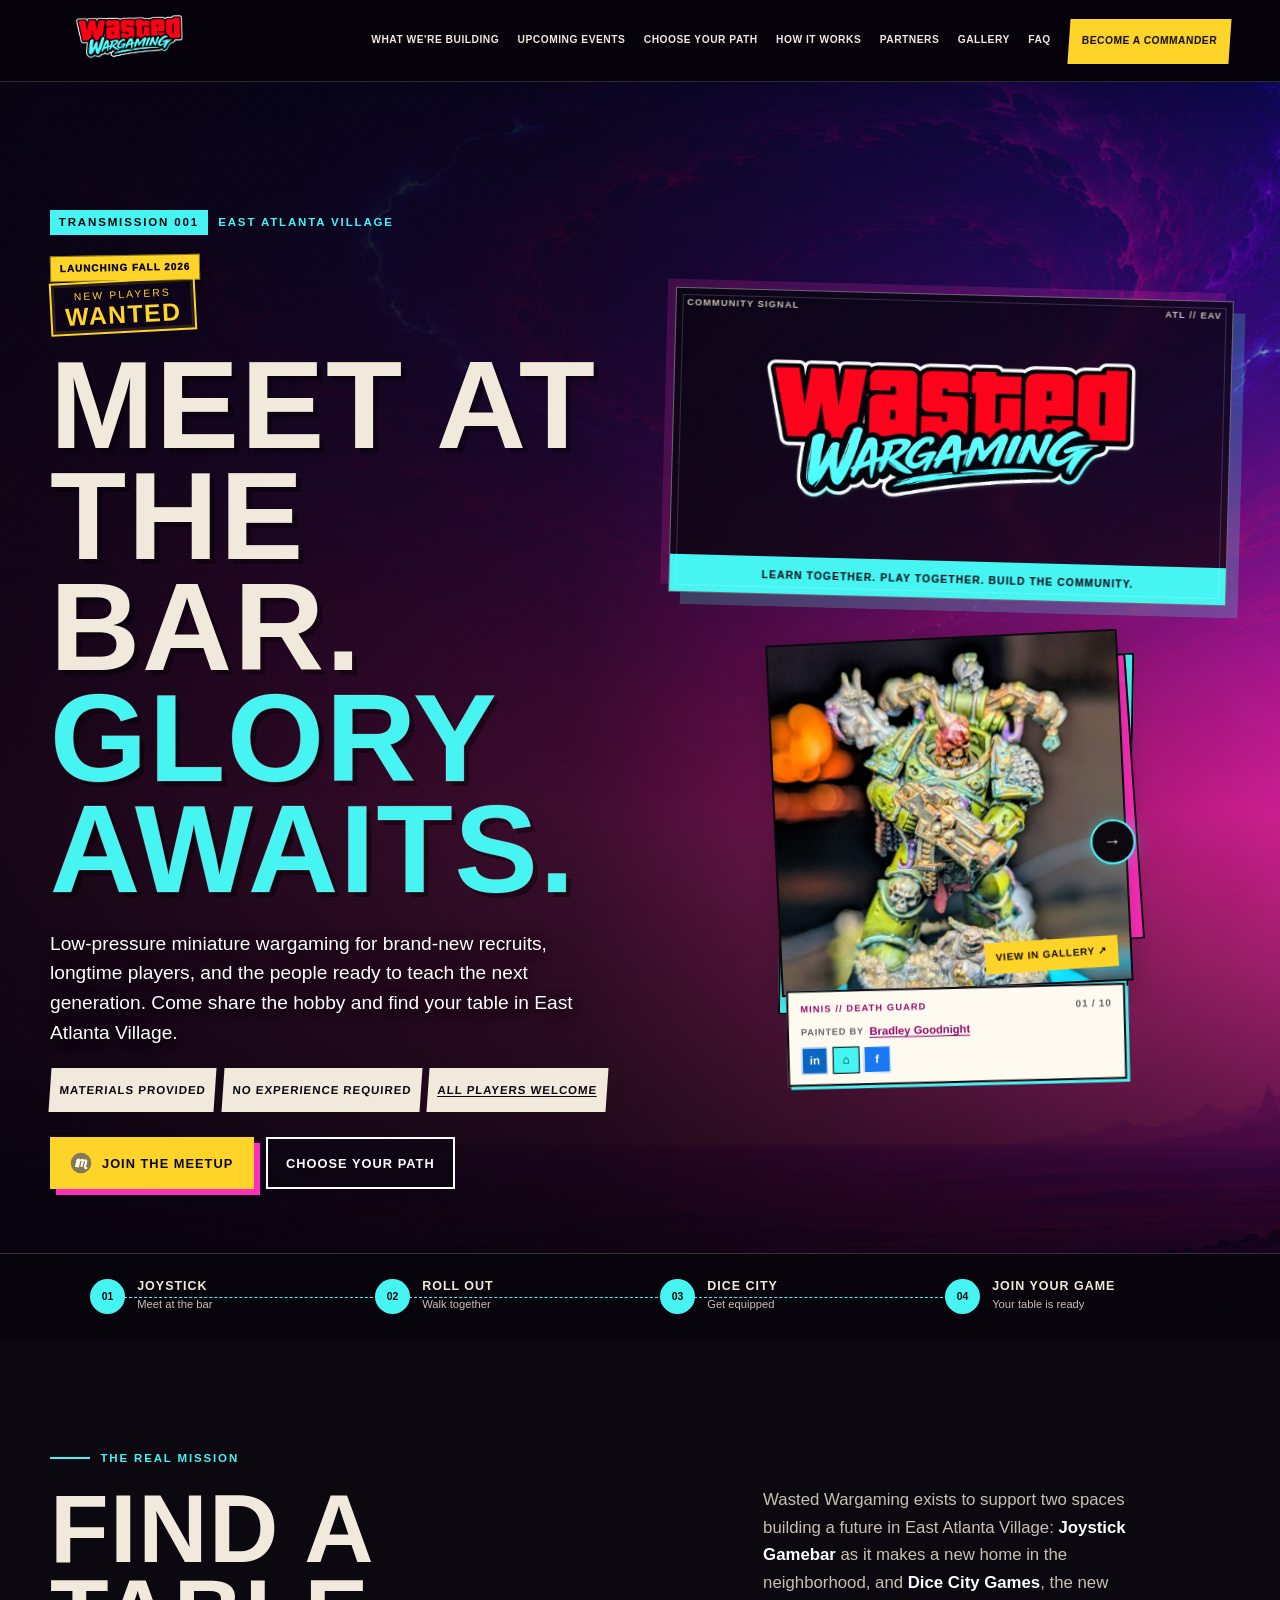
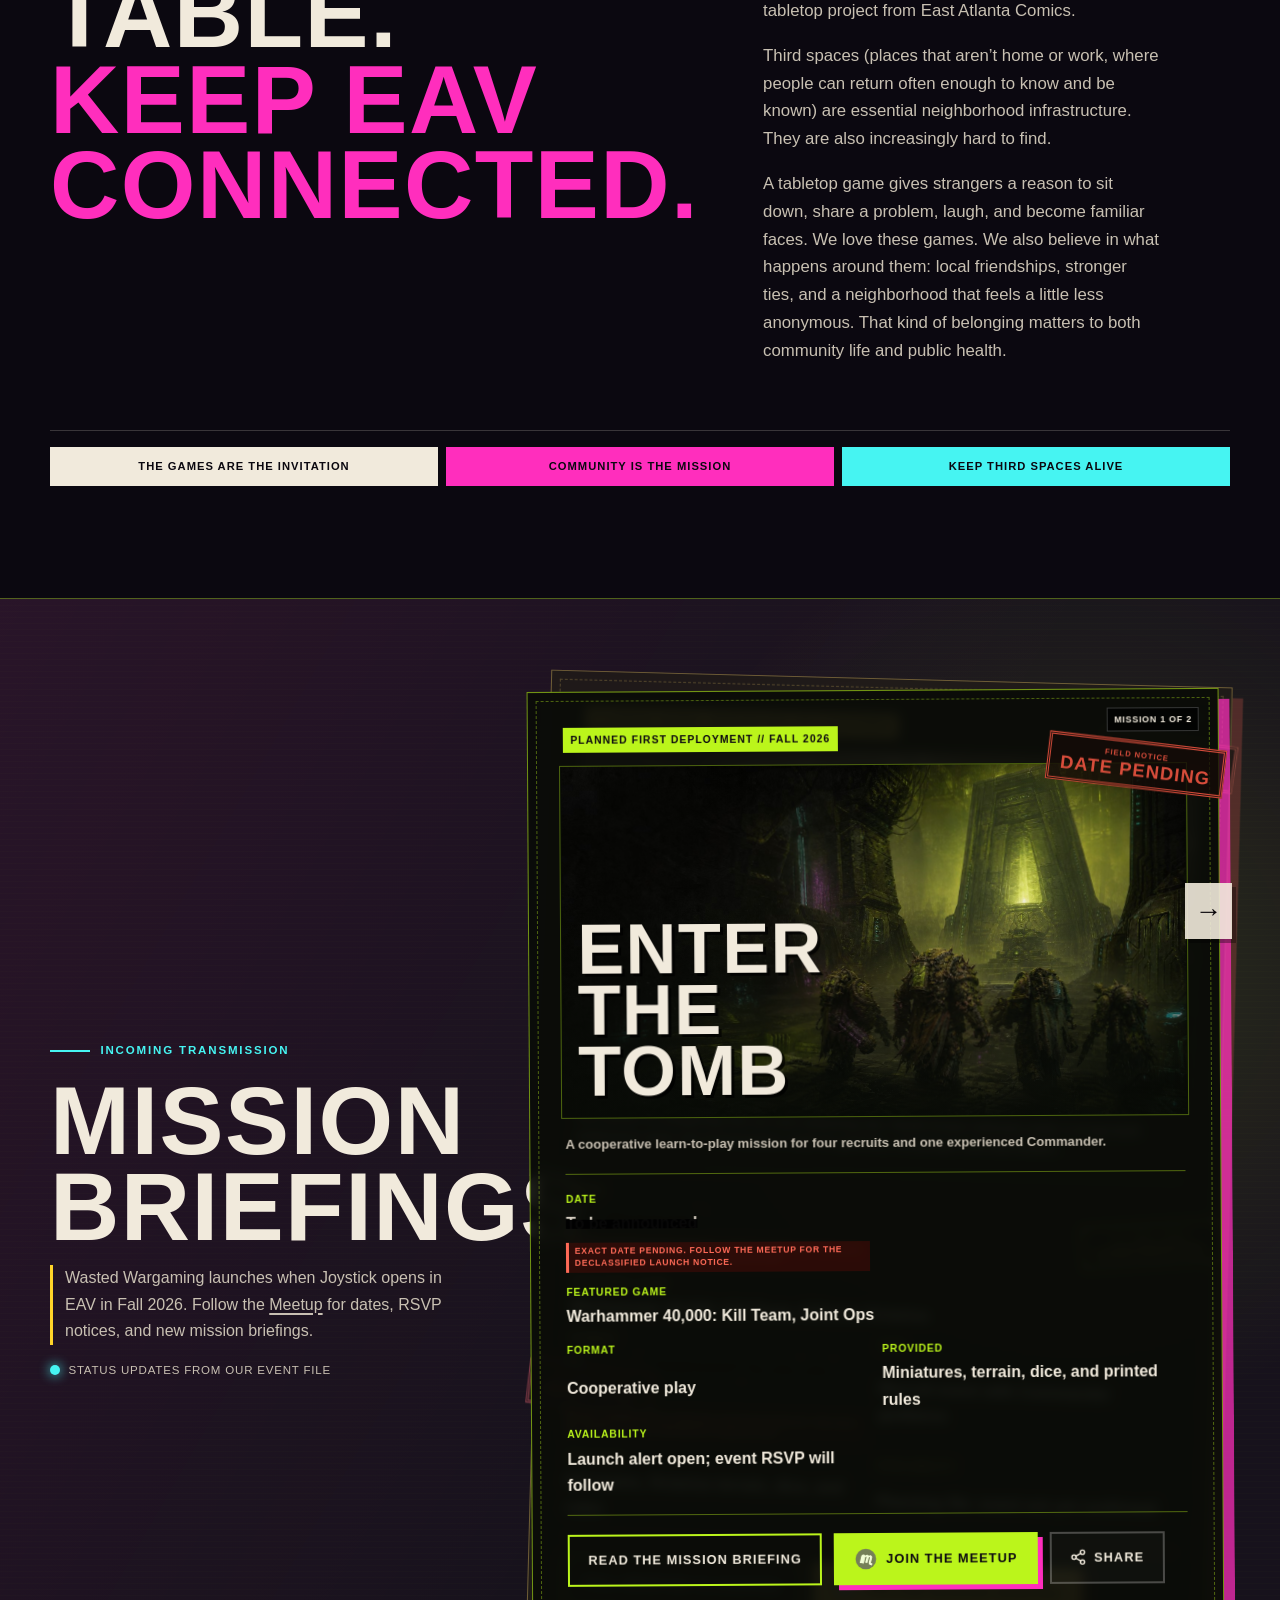
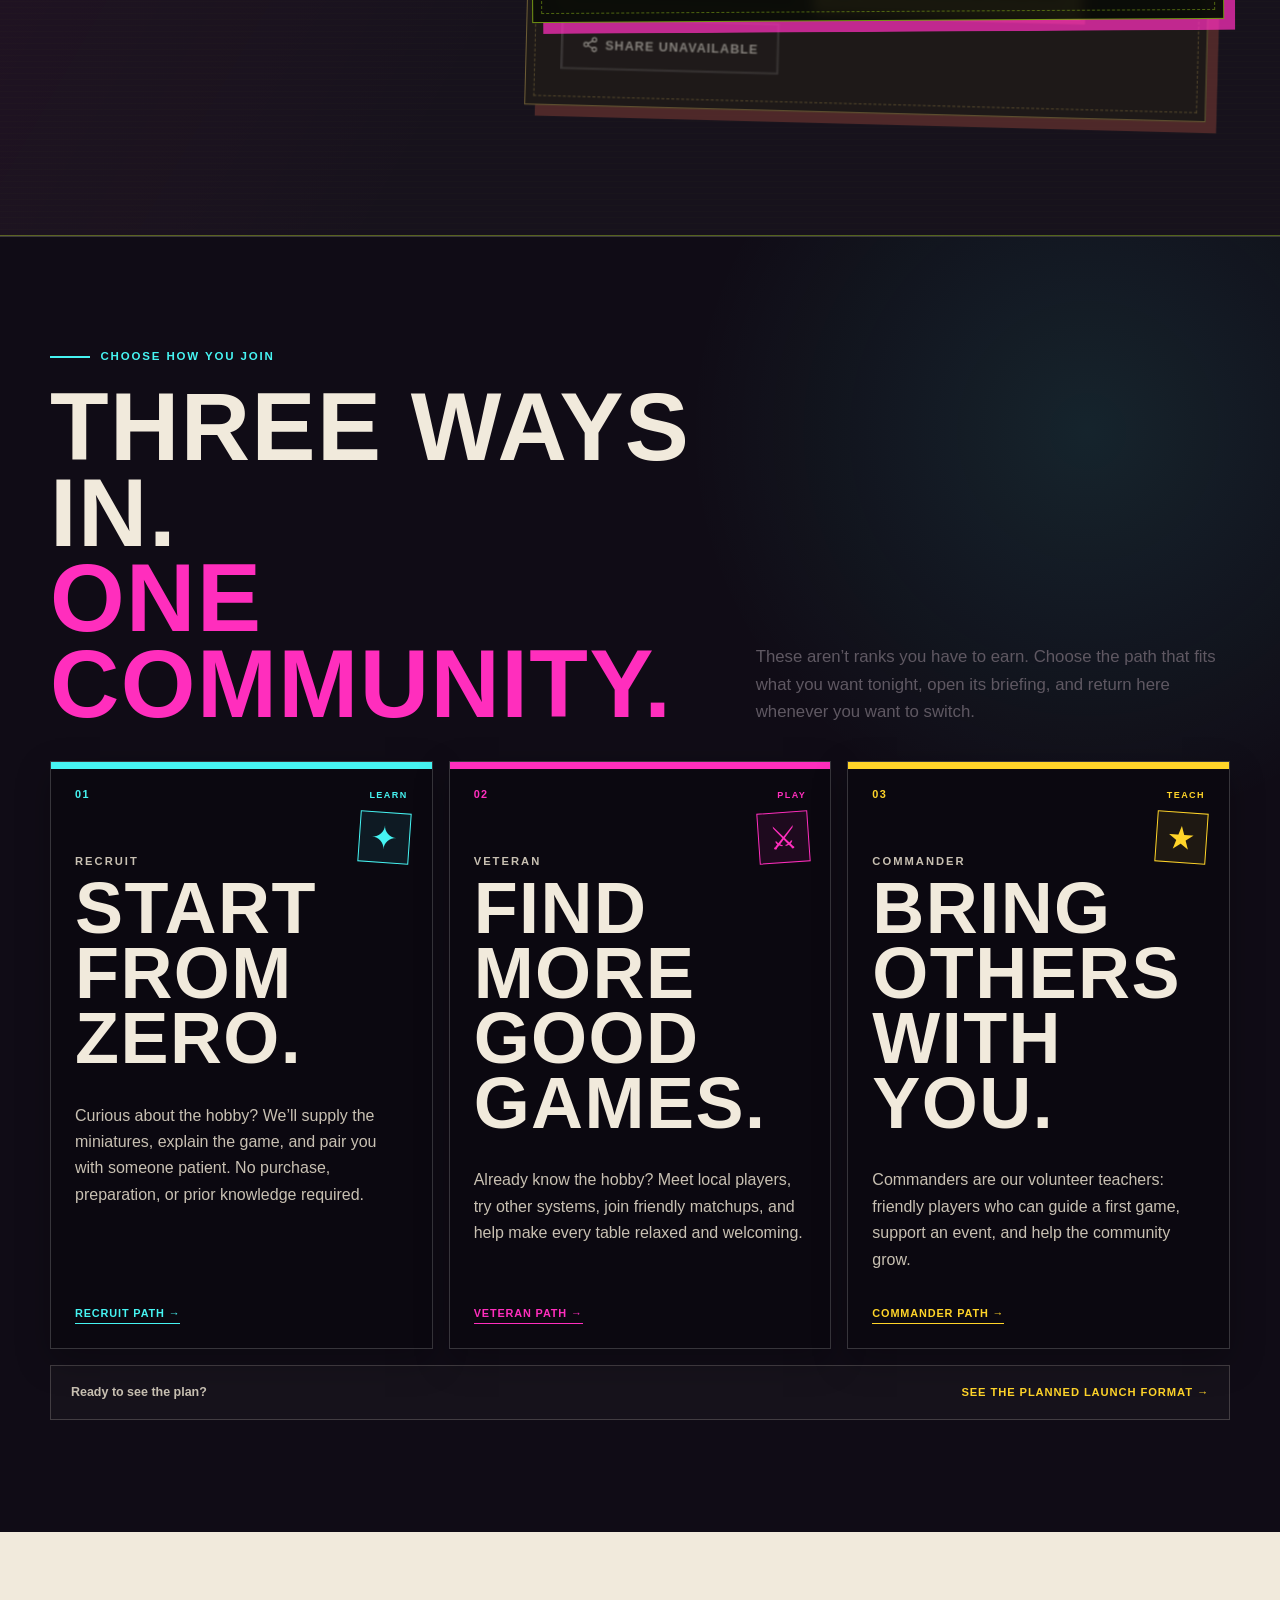
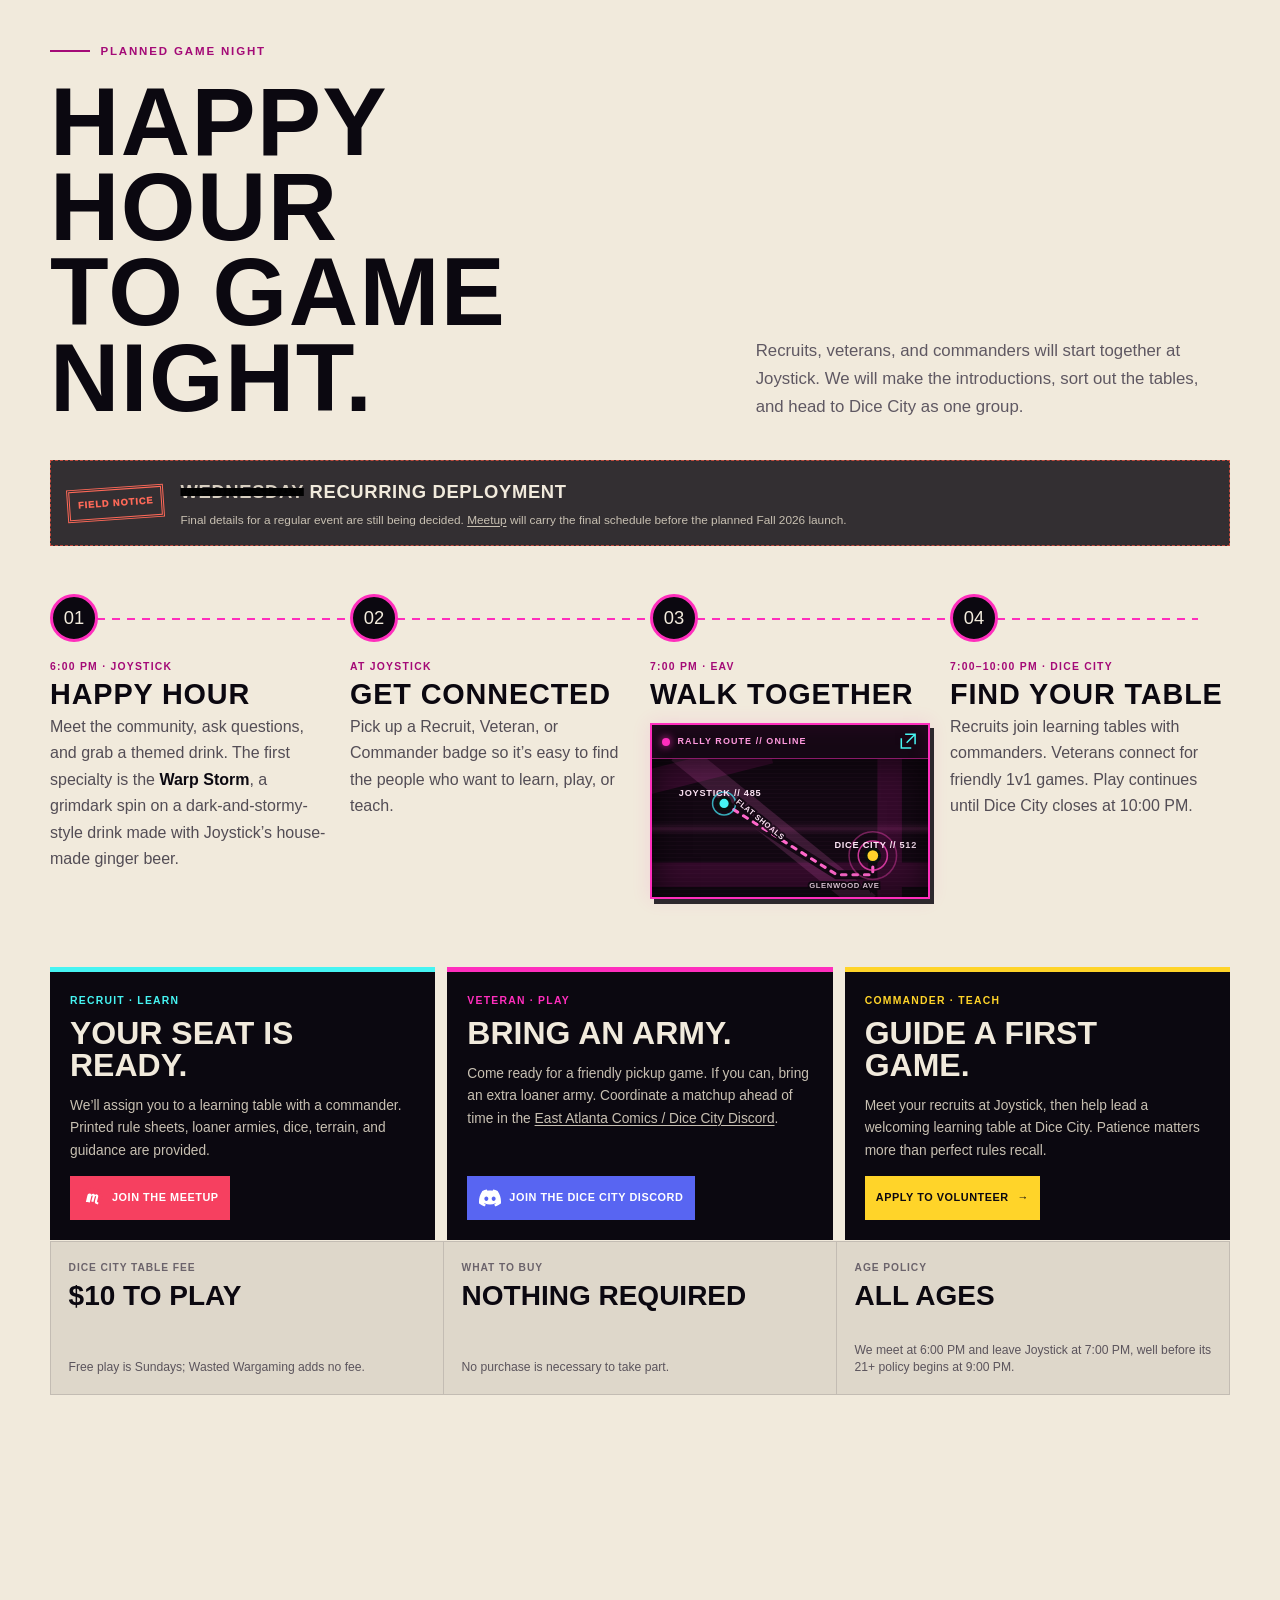
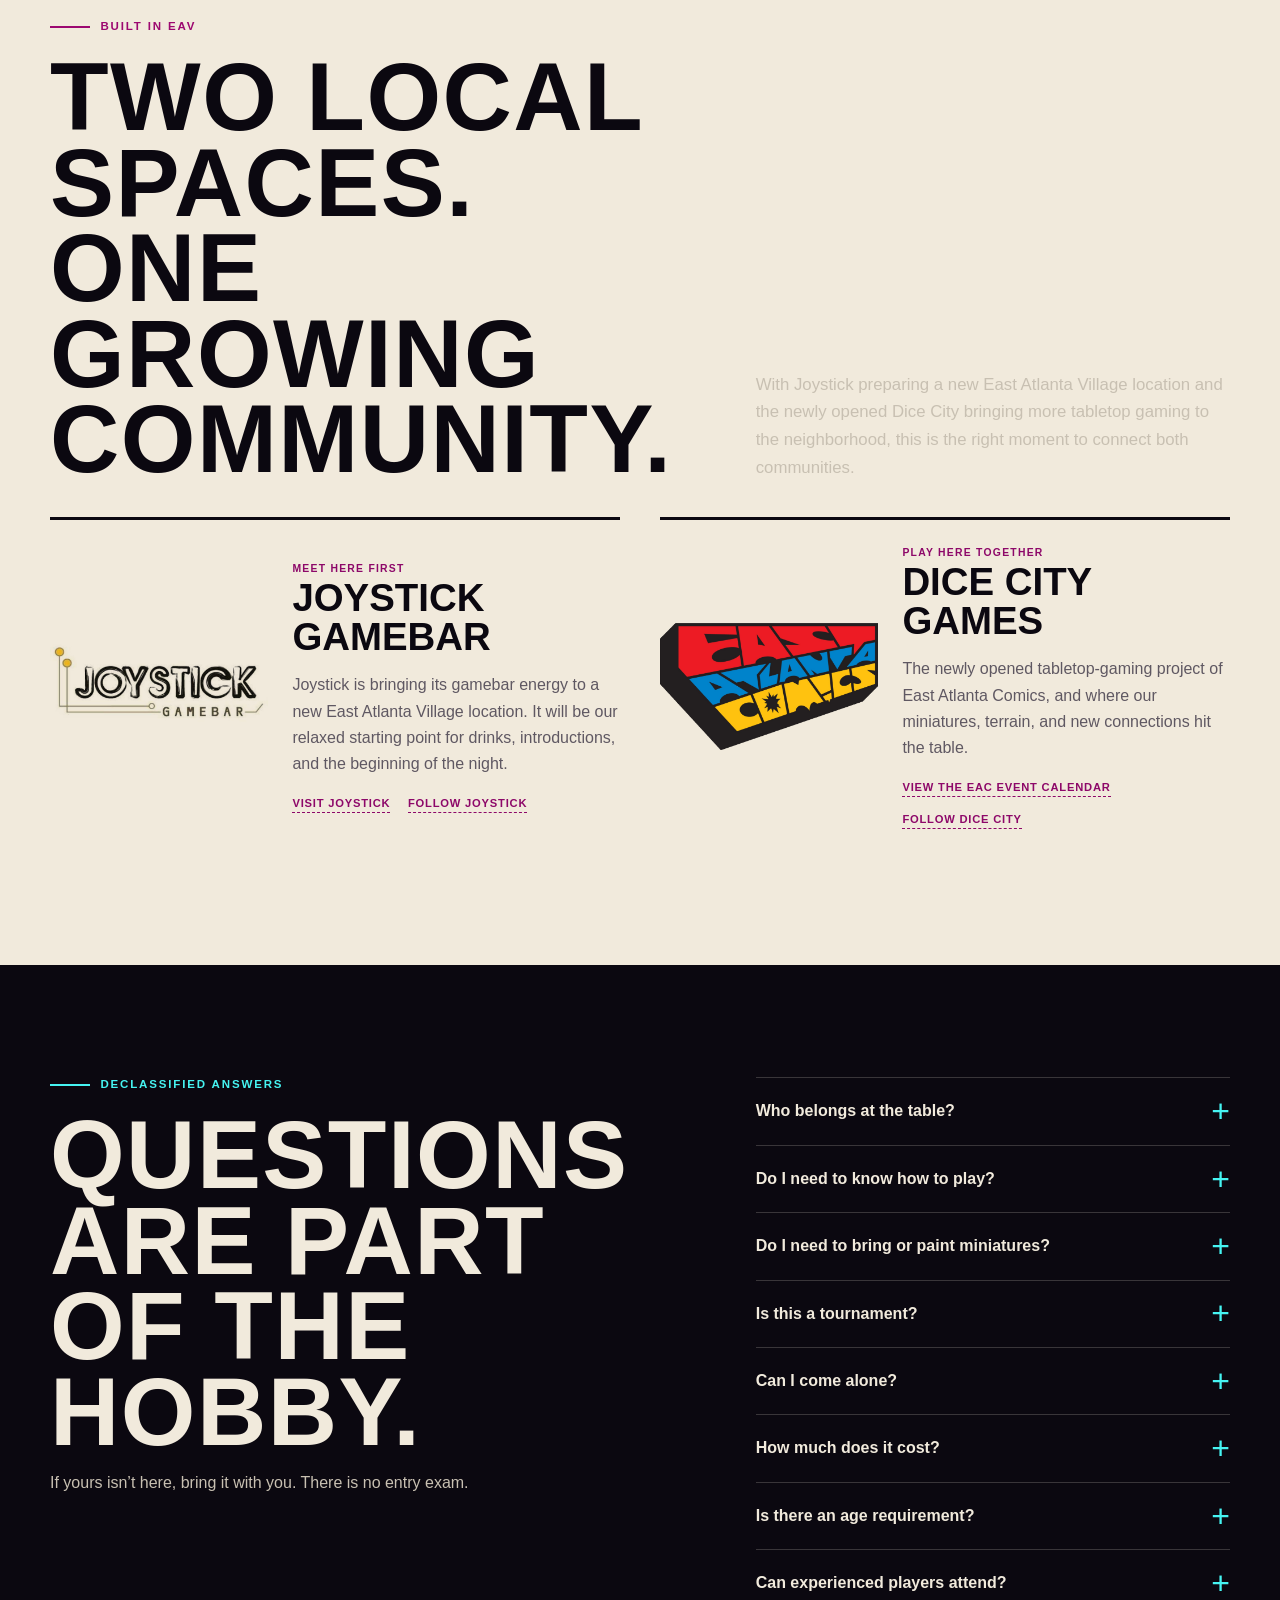
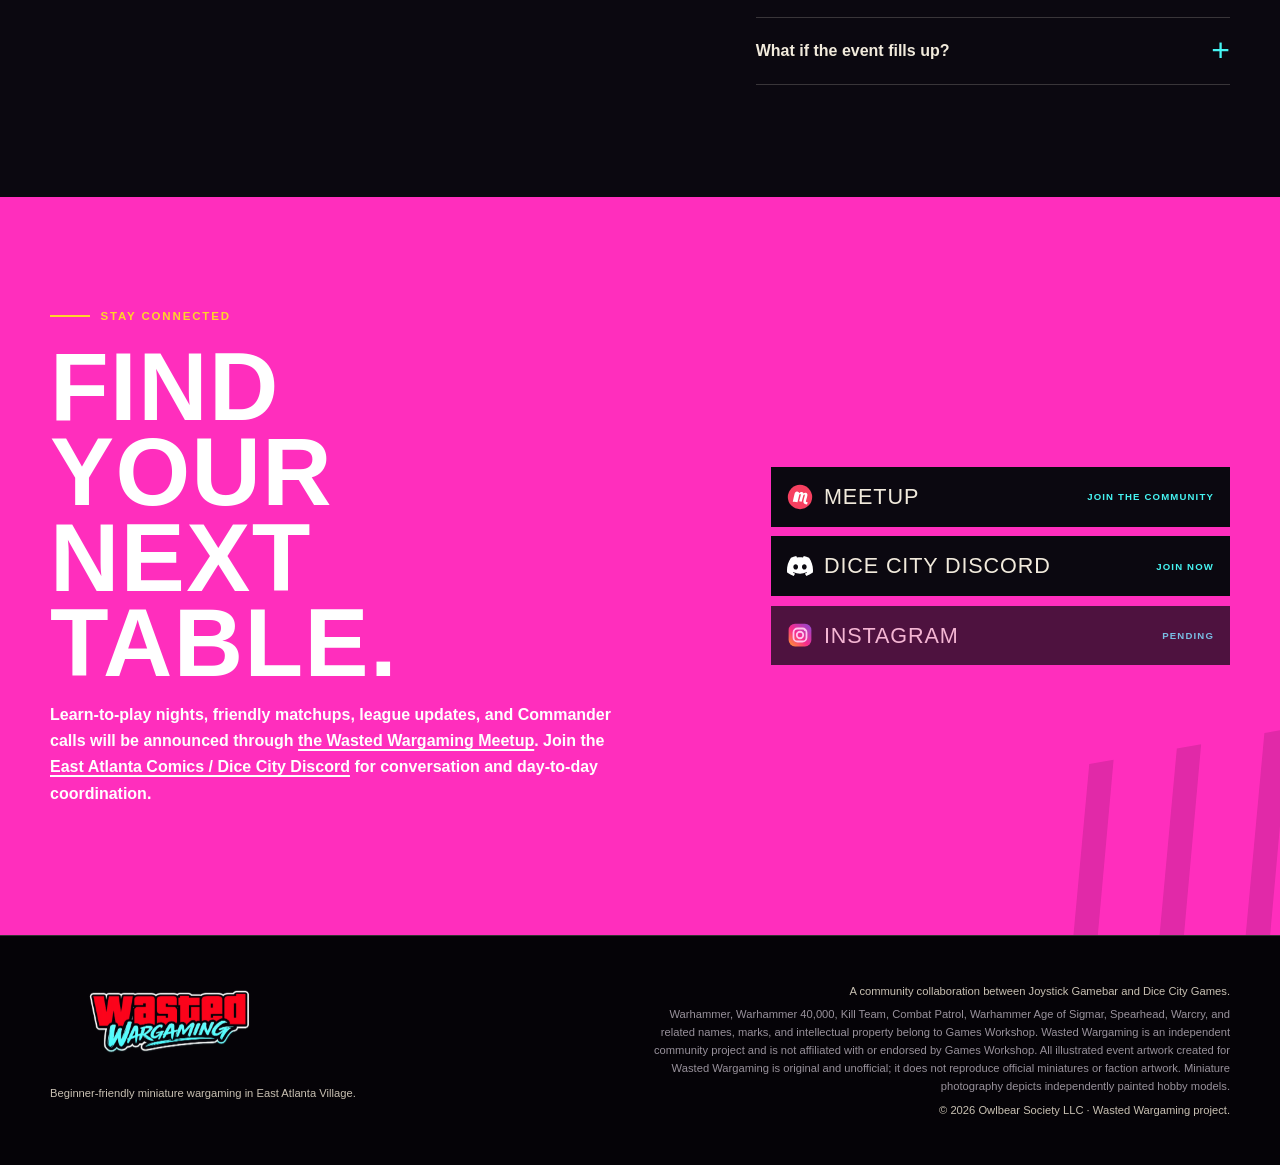
<file: index.html>
<!doctype html>
<html lang="en">
<head>
  <meta charset="utf-8">
  <meta name="viewport" content="width=device-width, initial-scale=1">
  <meta name="description" content="Beginner-friendly miniature wargaming launches in East Atlanta Village in Fall 2026. Join the Wasted Wargaming Meetup for mission updates.">
  <meta property="og:title" content="Wasted Wargaming | New Players Welcome">
  <meta property="og:description" content="Meet at the bar. Find your table. Wasted Wargaming launches in EAV in Fall 2026.">
  <meta property="og:type" content="website">
  <meta property="og:url" content="https://www.wastedwargaming.com/">
  <meta name="theme-color" content="#0b0810">
  <link rel="icon" type="image/png" sizes="256x256" href="assets/images/branding/wasted-wargaming-favicon.png">
  <link rel="apple-touch-icon" href="assets/images/branding/wasted-wargaming-favicon.png">
  <title>Wasted Wargaming | New Players Welcome</title>
  <link rel="stylesheet" href="assets/css/styles.css?v=20260802-parking-square">
  <script src="assets/js/events-data.js?v=20260731-octarius" defer></script>
  <script src="assets/js/contributors-data.js" defer></script>
  <script src="assets/js/gallery-data.js?v=20260801-featured-gallery-2" defer></script>
  <script src="assets/js/navigation.js?v=20260731-path-pages" defer></script>
  <script src="assets/js/site.js?v=20260802-parking-zones" defer></script>
  <script src="assets/js/contributor-ui.js" defer></script>
  <script src="assets/js/home-gallery.js?v=20260731-featured-only" defer></script>
</head>
<body>
  <a class="skip-link" href="#main">Skip to the action</a>

  <header class="site-header" data-header data-site-navigation>
    <noscript><a class="wordmark" href="#top">Wasted Wargaming home</a></noscript>
  </header>

  <main id="main">
    <section class="hero" id="top" aria-labelledby="hero-title">
      <div class="hero__backdrop" aria-hidden="true"></div>
      <div class="hero__noise" aria-hidden="true"></div>
      <div class="hero__content shell">
        <div class="hero__copy">
          <p class="eyebrow"><span>Transmission 001</span> East Atlanta Village</p>
          <p class="launch-status">Launching Fall 2026</p>
          <div class="recruit-stamp" aria-label="New players wanted">
            <span>New players</span>
            <strong>Wanted</strong>
          </div>
          <h1 id="hero-title">Meet at the bar.<br><em>Glory awaits.</em></h1>
          <p class="hero__lede">Low-pressure miniature wargaming for brand-new recruits, longtime players, and the people ready to teach the next generation. Come share the hobby and find your table in East Atlanta Village.</p>
          <ul class="signal-list" aria-label="What to expect">
            <li>Materials provided</li>
            <li>No experience required</li>
            <li class="signal-list__link"><a href="#community-standards" aria-label="All players welcome. Read our community standards">All players welcome</a></li>
          </ul>
          <div class="hero__actions">
            <a class="button button--primary meetup-button" href="https://meetup.com/wastedwargaming" target="_blank" rel="noopener noreferrer"><img src="assets/icons/meetup.svg" alt="" width="22" height="22"> Join the Meetup</a>
            <a class="button button--ghost" href="#roles">Choose your path</a>
          </div>
        </div>

        <div class="hero__signal-stack">
          <div class="hero__identity" aria-label="Wasted Wargaming">
            <div class="broadcast-label"><span>Community signal</span><span>ATL // EAV</span></div>
            <div class="hero__logo-window">
              <img src="assets/images/branding/wasted-wargaming-logo.png" alt="Wasted Wargaming" width="1536" height="1024">
            </div>
            <p>Learn together. Play together. Build the community.</p>
          </div>
          <figure class="story-carousel" data-home-gallery>
            <div class="story-carousel__stack" aria-hidden="true"></div>
            <a class="story-carousel__photo" href="gallery.html?photo=death-guard-03#archive" data-home-gallery-link aria-label="View miniature photo in the gallery">
              <img src="assets/images/gallery/death-guard-03.jpg" alt="Hand-painted Death Guard miniature in weathered green armor carrying a heavy firearm." width="1599" height="1600" data-home-gallery-image>
              <span>View in gallery <span aria-hidden="true">↗</span></span>
            </a>
            <figcaption class="story-carousel__caption" aria-live="polite">
              <div>
                <p data-home-gallery-tags>Minis // Death Guard</p>
                <div class="story-carousel__credit" data-home-gallery-credit hidden></div>
              </div>
              <strong data-home-gallery-count aria-label="Image 1 of 7">01 / 07</strong>
            </figcaption>
            <div class="story-carousel__controls" data-home-gallery-controls>
              <button type="button" data-home-gallery-previous aria-label="Previous gallery image"><span aria-hidden="true">←</span></button>
              <button type="button" data-home-gallery-next aria-label="Next gallery image"><span aria-hidden="true">→</span></button>
            </div>
          </figure>
        </div>
      </div>

      <div class="route-strip" aria-label="The Wasted Wargaming route">
        <ol class="shell">
          <li><span>01</span><strong>Joystick</strong><small>Meet at the bar</small></li>
          <li><span>02</span><strong>Roll out</strong><small>Walk together</small></li>
          <li><span>03</span><strong>Dice City</strong><small>Get equipped</small></li>
          <li><span>04</span><strong>Join your game</strong><small>Your table is ready</small></li>
        </ol>
      </div>
    </section>

    <section class="briefing section shell" id="about" aria-labelledby="briefing-title">
      <div class="section-tag">The real mission</div>
      <div class="briefing__grid">
        <div>
          <h2 id="briefing-title">Find a table.<br><span>Keep EAV connected.</span></h2>
        </div>
        <div class="briefing__copy">
          <p>Wasted Wargaming exists to support two spaces building a future in East Atlanta Village: <strong>Joystick Gamebar</strong> as it makes a new home in the neighborhood, and <strong>Dice City Games</strong>, the new tabletop project from East Atlanta Comics.</p>
          <p>Third spaces (places that aren’t home or work, where people can return often enough to know and be known) are essential neighborhood infrastructure. They are also increasingly hard to find.</p>
          <p>A tabletop game gives strangers a reason to sit down, share a problem, laugh, and become familiar faces. We love these games. We also believe in what happens around them: local friendships, stronger ties, and a neighborhood that feels a little less anonymous. That kind of belonging matters to both community life and public health.</p>
        </div>
      </div>
      <div class="manifesto" aria-label="Our community mission">
        <span>The games are the invitation</span>
        <span>Community is the mission</span>
        <span>Keep third spaces alive</span>
      </div>
    </section>

    <section class="section event-zone" id="events" aria-labelledby="events-title">
      <div class="shell event-zone__grid">
        <div class="event-zone__intro">
          <div class="section-tag">Incoming transmission</div>
          <h2 id="events-title">Mission briefings</h2>
          <p class="launch-copy">Wasted Wargaming launches when Joystick opens in EAV in Fall 2026. Follow the <a class="inline-link" href="https://meetup.com/wastedwargaming" target="_blank" rel="noopener noreferrer">Meetup</a> for dates, RSVP notices, and new mission briefings.</p>
          <p class="data-note"><span aria-hidden="true"></span> Status updates from our event file</p>
        </div>
        <div class="event-dossier" data-event-dossier role="region" aria-roledescription="carousel" aria-label="Upcoming mission briefings">
          <button class="event-dossier__arrow event-dossier__arrow--previous" type="button" data-event-previous aria-label="Show previous mission briefing" hidden><span aria-hidden="true">←</span></button>
          <div class="event-dossier__stack" data-event-stack aria-live="polite">
            <article class="event-card is-active" data-event-card>
              <p class="event-card__status">Planned first deployment // Fall 2026</p>
              <h3>Enter the Tomb</h3>
            </article>
          </div>
          <button class="event-dossier__arrow event-dossier__arrow--next" type="button" data-event-next aria-label="Show next mission briefing" hidden><span aria-hidden="true">→</span></button>
        </div>
      </div>
    </section>

    <section class="section pathways" id="roles" aria-labelledby="roles-title">
      <div class="shell">
        <div class="section-heading section-heading--tight">
          <div>
            <div class="section-tag">Choose how you join</div>
            <h2 id="roles-title">Three ways in.<br><span>One community.</span></h2>
          </div>
          <p>These aren’t ranks you have to earn. Choose the path that fits what you want tonight, open its briefing, and return here whenever you want to switch.</p>
        </div>

        <div class="pathway-grid">
          <article class="pathway-card pathway-card--recruit">
            <div class="pathway-card__topline"><span>01</span><small>Learn</small></div>
            <span class="pathway-card__icon" aria-hidden="true">✦</span>
            <p class="pathway-card__rank">Recruit</p>
            <h3>Start from zero.</h3>
            <p>Curious about the hobby? We’ll supply the miniatures, explain the game, and pair you with someone patient. No purchase, preparation, or prior knowledge required.</p>
            <div class="pathway-card__actions">
              <a href="recruit.html">Recruit path <span aria-hidden="true">→</span></a>
            </div>
          </article>

          <article class="pathway-card pathway-card--veteran">
            <div class="pathway-card__topline"><span>02</span><small>Play</small></div>
            <span class="pathway-card__icon" aria-hidden="true">⚔</span>
            <p class="pathway-card__rank">Veteran</p>
            <h3>Find more good games.</h3>
            <p>Already know the hobby? Meet local players, try other systems, join friendly matchups, and help make every table relaxed and welcoming.</p>
            <div class="pathway-card__actions">
              <a href="veteran.html">Veteran path <span aria-hidden="true">→</span></a>
            </div>
          </article>

          <article class="pathway-card pathway-card--commander">
            <div class="pathway-card__topline"><span>03</span><small>Teach</small></div>
            <span class="pathway-card__icon" aria-hidden="true">★</span>
            <p class="pathway-card__rank">Commander</p>
            <h3>Bring others with you.</h3>
            <p>Commanders are our volunteer teachers: friendly players who can guide a first game, support an event, and help the community grow.</p>
            <div class="pathway-card__actions">
              <a href="commander.html">Commander path <span aria-hidden="true">→</span></a>
            </div>
          </article>
        </div>

        <a class="pathway-event-link" href="#how-it-works">
          <span>Ready to see the plan?</span>
          <strong>See the planned launch format <span aria-hidden="true">→</span></strong>
        </a>
      </div>
    </section>

    <section class="section process" id="how-it-works" aria-labelledby="process-title">
      <div class="shell">
        <div class="section-heading">
          <div>
            <div class="section-tag">Planned game night</div>
            <h2 id="process-title">Happy hour<br>to game night.</h2>
          </div>
          <p>Recruits, veterans, and commanders will start together at Joystick. We will make the introductions, sort out the tables, and head to Dice City as one group.</p>
        </div>

        <div class="provisional-notice" role="note" aria-label="Recurring event schedule is still being decided">
          <span class="provisional-notice__stamp" aria-hidden="true">Field notice</span>
          <div><strong><s>Wednesday</s> recurring deployment</strong><p>Final details for a regular event are still being decided. <a class="inline-link" href="https://meetup.com/wastedwargaming" target="_blank" rel="noopener noreferrer">Meetup</a> will carry the final schedule before the planned Fall 2026 launch.</p></div>
        </div>

        <ol class="process-list schedule-list">
          <li>
            <div class="process-list__number">01</div>
            <div class="process-list__body">
              <p class="process-list__location">6:00 PM · Joystick</p>
              <h3>Happy hour</h3>
              <p>Meet the community, ask questions, and grab a themed drink. The first specialty is the <strong>Warp Storm</strong>, a grimdark spin on a dark-and-stormy-style drink made with Joystick’s house-made ginger beer.</p>
            </div>
          </li>
          <li>
            <div class="process-list__number">02</div>
            <div class="process-list__body">
              <p class="process-list__location">At Joystick</p>
              <h3>Get connected</h3>
              <p>Pick up a Recruit, Veteran, or Commander badge so it’s easy to find the people who want to learn, play, or teach.</p>
            </div>
          </li>
          <li>
            <div class="process-list__number">03</div>
            <div class="process-list__body">
              <p class="process-list__location">7:00 PM · EAV</p>
              <h3>Walk together</h3>
              <button class="route-terminal" type="button" data-route-open aria-haspopup="dialog" aria-controls="route-dialog">
                <span class="route-terminal__status">
                  <span><i aria-hidden="true"></i> Rally route // online</span>
                  <svg viewBox="0 0 24 24" aria-hidden="true"><path d="M8 3h13v13M21 3 10 14M16 21H3V8" /></svg>
                  <span class="visually-hidden">Expand route map</span>
                </span>
                <span class="route-terminal__screen">
                  <svg class="route-terminal__map" viewBox="0 0 360 180" role="img" aria-labelledby="route-preview-title route-preview-desc">
                    <title id="route-preview-title">Walking route from Joystick to Dice City</title>
                    <desc id="route-preview-desc">A schematic map showing a short route along Flat Shoals Avenue from Joystick at 485 to Dice City at 512.</desc>
                    <path class="route-map__block" d="M-20 34 154 -10M-20 151H380M310-10V190" />
                    <path class="route-map__street" d="M35 -10 282 190" />
                    <path class="route-map__route-shadow" d="M94 58 116 72 241 151H288V126" />
                    <path class="route-map__route" d="M94 58 116 72 241 151H288V126" />
                    <g class="route-map__origin" transform="translate(94 58)">
                      <circle r="8" />
                      <circle class="route-map__ping" r="15" />
                    </g>
                    <g class="route-map__destination" transform="translate(288 126)">
                      <circle class="route-map__beacon" r="9" />
                      <circle class="route-map__radar" r="19" />
                      <circle class="route-map__radar route-map__radar--late" r="31" />
                    </g>
                    <text x="35" y="48">JOYSTICK // 485</text>
                    <text x="238" y="116">DICE CITY // 512</text>
                    <text class="route-map__street-label" x="109" y="57" transform="rotate(39 109 57)">FLAT SHOALS</text>
                    <text class="route-map__street-label" x="205" y="168">GLENWOOD AVE</text>
                  </svg>
                  <span class="route-terminal__scan" aria-hidden="true"></span>
                </span>
              </button>
            </div>
          </li>
          <li>
            <div class="process-list__number">04</div>
            <div class="process-list__body">
              <p class="process-list__location">7:00–10:00 PM · Dice City</p>
              <h3>Find your table</h3>
              <p>Recruits join learning tables with commanders. Veterans connect for friendly 1v1 games. Play continues until Dice City closes at 10:00 PM.</p>
            </div>
          </li>
        </ol>

        <dialog class="route-dialog" id="route-dialog" data-route-dialog aria-labelledby="route-dialog-title">
          <div class="route-dialog__panel">
            <button class="route-dialog__close" type="button" data-route-close aria-label="Close rally route">×</button>
            <div class="route-dialog__heading">
              <div>
                <p class="route-dialog__eyebrow"><span aria-hidden="true"></span> Rally route // Flat Shoals Avenue</p>
                <h2 id="route-dialog-title">Meet at the bar.<br>Move out together.</h2>
              </div>
              <p>Cross Flat Shoals after leaving Joystick, follow the short route southeast to Glenwood, then use the Glenwood-side entrance for Dice City. East Atlanta Comics is next to the game space.</p>
            </div>
            <div class="route-dialog__map-wrap" data-route-map-viewport tabindex="0" aria-label="Interactive rally route map. Use the zoom controls or keyboard plus and minus keys to zoom; use arrow keys to pan when zoomed.">
              <div class="route-map__canvas" data-route-map-canvas>
              <svg class="route-dialog__map" viewBox="0 0 1120 650" preserveAspectRatio="xMidYMid meet" role="img" aria-labelledby="route-full-title route-full-desc">
                <title id="route-full-title">Rally route through East Atlanta Village</title>
                <desc id="route-full-desc">A north-up schematic showing the walking route from Joystick Gamebar, across Flat Shoals Avenue, southeast to Glenwood Avenue, and through the Glenwood-side entrance to Dice City. Nearby businesses are labeled for orientation.</desc>
                <g class="route-neighborhood__buildings" aria-hidden="true">
                  <path d="M116 151 268 116 322 175 170 215Z" />
                  <path d="M199 218 319 180 368 231 247 270Z" />
                  <path class="route-building--venue" d="M239 269 342 231 397 293 292 335Z" />
                  <path d="M398 95 546 61 633 145 479 183Z" />
                  <path d="M540 180 678 118 768 202 629 266Z" />
                  <path d="M746 269 886 256 900 337 760 350Z" />
                  <path class="route-building--partner" d="M690 350 876 344 887 468 701 473Z" />
                  <path d="M421 548 550 548 550 630 421 630Z" />
                  <path d="M574 545 698 545 698 626 574 626Z" />
                  <path d="M721 545 855 545 855 628 721 628Z" />
                </g>
                <g class="route-neighborhood__roads" aria-hidden="true">
                  <path class="route-road route-road--metropolitan" d="M-40 112 548-24" />
                  <path class="route-road route-road--metropolitan-place" d="M548-24 1034 348" />
                  <path class="route-road route-road--haas" d="M1046-30V680" />
                  <path class="route-road route-road--flat-shoals" d="M90-28 758 680" />
                  <path class="route-road route-road--glenwood" d="M-40 520H1160" />
                </g>
                <g class="route-neighborhood__crosswalks" aria-hidden="true">
                  <path d="M371 290l-24 24M383 302l-24 24M395 314l-24 24M407 326l-24 24" />
                  <path d="M659 493v54M673 493v54M687 493v54M701 493v54" />
                </g>
                <g class="route-neighborhood__route" aria-hidden="true">
                  <path class="route-map__route-shadow route-map__route-shadow--wide" d="M350 296 407 342 654 480H805V417" />
                  <path class="route-map__route route-map__route--wide" d="M350 296 407 342 654 480H805V417" />
                </g>
                <g class="route-map__origin" transform="translate(350 296)" aria-hidden="true">
                  <circle r="12" />
                  <circle class="route-map__ping" r="24" />
                </g>
                <g class="route-map__destination" transform="translate(805 417)" aria-hidden="true">
                  <circle r="14" />
                  <circle class="route-map__radar" r="31" />
                  <circle class="route-map__radar route-map__radar--late" r="50" />
                </g>
                <g class="route-neighborhood__labels" aria-hidden="true">
                  <text class="route-map__street-label" x="34" y="85" transform="rotate(-13 34 85)">METROPOLITAN AVE SE</text>
                  <text class="route-map__street-label" x="625" y="55" transform="rotate(44 625 55)">METROPOLITAN PL SE</text>
                  <text class="route-map__street-label" x="1072" y="210" transform="rotate(90 1072 210)">HAAS AVE SE</text>
                  <text class="route-map__street-label" x="305" y="112" transform="rotate(46 305 112)">FLAT SHOALS AVE SE</text>
                  <text class="route-map__street-label" x="34" y="508">GLENWOOD AVE SE</text>
                  <text class="route-map__cardinal" x="560" y="28">N</text>
                  <text class="route-map__cardinal" x="560" y="635">S</text>
                  <text class="route-map__cardinal" x="18" y="330">W</text>
                  <text class="route-map__cardinal" x="1100" y="330">E</text>
                </g>
              </svg>
                <div class="route-map__places" aria-label="Map places and parking notes">
                  <button class="route-map__place" style="--map-x:18.3%;--map-y:31.5%;" type="button" data-route-map-place aria-expanded="false">Argosy<span>470 Flat Shoals Ave SE</span></button>
                  <button class="route-map__place" style="--map-x:25.5%;--map-y:39.7%;" type="button" data-route-map-place aria-expanded="false">The EARL<span>488 Flat Shoals Ave SE</span></button>
                  <button class="route-map__place route-map__place--core route-map__place--joystick" style="--map-x:31.2%;--map-y:45.5%;" type="button" data-route-map-place aria-expanded="false">Joystick Gamebar<span>485 Flat Shoals Ave SE · rally point</span></button>
                  <button class="route-map__place" style="--map-x:74.8%;--map-y:50.8%;" type="button" data-route-map-place aria-expanded="false">Holy Taco<span>Nearby landmark on Glenwood Avenue</span></button>
                  <button class="route-map__place route-map__place--partner" style="--map-x:54.5%;--map-y:56.9%;" type="button" data-route-map-place aria-expanded="false">East Atlanta Comics<span>508 Flat Shoals Ave SE · local partner</span></button>
                  <button class="route-map__place route-map__place--core route-map__place--dice" style="--map-x:74.5%;--map-y:61.8%;" type="button" data-route-map-place aria-expanded="false">Dice City<span>512 Flat Shoals Ave SE, Suite #2 · game site</span></button>
                  <button class="route-map__place" style="--map-x:53.9%;--map-y:87.2%;" type="button" data-route-map-place aria-expanded="false">Mary's<span>1287 Glenwood Ave SE</span></button>
                  <button class="route-map__place" style="--map-x:70.5%;--map-y:87.2%;" type="button" data-route-map-place aria-expanded="false">Flatiron<span>520 Flat Shoals Ave SE</span></button>
                  <button class="route-map__place" style="--map-x:41.8%;--map-y:91.5%;" type="button" data-route-map-place aria-expanded="false">Banshee<span>Nearby landmark on Glenwood Avenue</span></button>
                  <button class="route-map__parking-zone route-map__parking-zone--likely" style="--zone-x:93.2%;--zone-y:17%;--zone-width:5.5%;--zone-height:52%;" type="button" data-route-map-place aria-expanded="false" aria-label="View Haas Avenue street parking guidance">
                    <span><strong>Likely street parking</strong>Street parking is usually available on Haas Avenue. Pay attention to driveways and all posted street signs.</span>
                  </button>
                  <button class="route-map__parking-zone route-map__parking-zone--avoid" style="--zone-x:80.5%;--zone-y:62%;--zone-width:10%;" type="button" data-route-map-place aria-expanded="false" aria-label="View Holy Taco parking warning">
                    <span><strong>Do not park here</strong>Do not park in the parking lot behind Holy Taco.</span>
                  </button>
                </div>
              </div>
              <div class="route-map__controls" aria-label="Map zoom controls">
                <button type="button" data-route-map-zoom-in aria-label="Zoom map in">+</button>
                <button type="button" data-route-map-zoom-out aria-label="Zoom map out">−</button>
                <button type="button" data-route-map-reset>Reset</button>
                <button class="route-map__fullscreen-close" type="button" data-route-map-fullscreen-close aria-label="Close full-screen map">×</button>
                <output data-route-map-zoom-status aria-live="polite">100%</output>
              </div>
              <p class="route-map__hint" data-route-map-hint>Use controls to zoom. Drag to pan when zoomed.</p>
              <div class="route-map-legend" aria-hidden="true">
                <span><i class="is-route"></i> Walking route</span>
                <span><i class="is-parking-likely"></i> Likely parking</span>
                <span><i class="is-parking-avoid"></i> Avoid parking</span>
              </div>
              <span class="route-terminal__scan" aria-hidden="true"></span>
            </div>
            <div class="route-dialog__details">
              <div><small>01 // Rally point</small><strong>Joystick Gamebar</strong><span>485 Flat Shoals Ave SE</span></div>
              <div><small>02 // Partner</small><strong>East Atlanta Comics</strong><span>508 Flat Shoals Ave SE</span></div>
              <div><small>03 // Game site</small><strong>Dice City</strong><span>512 Flat Shoals Ave SE, Suite #2</span></div>
            </div>
            <div class="route-dialog__actions">
              <a class="button" href="https://www.google.com/maps/dir/?api=1&amp;origin=485+Flat+Shoals+Ave+SE%2C+Atlanta%2C+GA+30316&amp;destination=512+Flat+Shoals+Ave+SE%2C+Atlanta%2C+GA+30316&amp;travelmode=walking" target="_blank" rel="noopener noreferrer">Open walking directions <span aria-hidden="true">↗</span></a>
              <p>This map is a simplified walking guide. Follow posted signs. Final parking and accessibility guidance will be added after venue confirmation.</p>
            </div>
          </div>
        </dialog>

        <div class="schedule-tracks" aria-label="Schedule guidance by participant type">
          <article>
            <p class="schedule-tracks__role">Recruit · Learn</p>
            <h3>Your seat is ready.</h3>
            <p>We’ll assign you to a learning table with a commander. Printed rule sheets, loaner armies, dice, terrain, and guidance are provided.</p>
            <a class="track-link track-link--meetup" href="https://meetup.com/wastedwargaming" target="_blank" rel="noopener noreferrer">
              <img src="assets/icons/meetup.svg" alt="" width="22" height="22"> Join the Meetup
            </a>
          </article>
          <article>
            <p class="schedule-tracks__role">Veteran · Play</p>
            <h3>Bring an army.</h3>
            <p>Come ready for a friendly pickup game. If you can, bring an extra loaner army. Coordinate a matchup ahead of time in the <a class="inline-link" href="https://discord.gg/Nm3C2hq24Y" rel="noopener noreferrer">East Atlanta Comics / Dice City Discord</a>.</p>
            <a class="discord-link track-link" href="https://discord.gg/Nm3C2hq24Y" rel="noopener noreferrer">
              <img src="assets/icons/discord.svg" alt="" width="22" height="22"> Join the Dice City Discord
            </a>
          </article>
          <article>
            <p class="schedule-tracks__role">Commander · Teach</p>
            <h3>Guide a first game.</h3>
            <p>Meet your recruits at Joystick, then help lead a welcoming learning table at Dice City. Patience matters more than perfect rules recall.</p>
            <a class="track-link track-link--commander" href="commander.html#application">Apply to volunteer <span aria-hidden="true">→</span></a>
          </article>
        </div>

        <div class="event-basics" aria-label="Planned game night basics">
          <div><small>Dice City table fee</small><strong>$10 to play</strong><span>Free play is Sundays; Wasted Wargaming adds no fee.</span></div>
          <div><small>What to buy</small><strong>Nothing required</strong><span>No purchase is necessary to take part.</span></div>
          <div><small>Age policy</small><strong>All ages</strong><span>We meet at 6:00 PM and leave Joystick at 7:00 PM, well before its 21+ policy begins at 9:00 PM.</span></div>
        </div>
      </div>
    </section>

    <section class="section partners" id="partners" aria-labelledby="partners-title">
      <div class="shell">
        <div class="section-heading section-heading--tight">
          <div>
            <div class="section-tag">Built in EAV</div>
            <h2 id="partners-title">Two local spaces.<br>One growing community.</h2>
          </div>
          <p>With Joystick preparing a new East Atlanta Village location and the newly opened Dice City bringing more tabletop gaming to the neighborhood, this is the right moment to connect both communities.</p>
        </div>
        <div class="partner-grid">
          <article class="partner-card partner-card--joystick">
            <div class="partner-card__logo">
              <img src="assets/images/partners/joystick-gamebar-logo.jpg" alt="Joystick Gamebar" width="1536" height="1024" loading="lazy">
            </div>
            <div class="partner-card__copy">
              <p class="partner-card__role">Meet here first</p>
              <h3>Joystick Gamebar</h3>
              <p>Joystick is bringing its gamebar energy to a new East Atlanta Village location. It will be our relaxed starting point for drinks, introductions, and the beginning of the night.</p>
              <div class="partner-card__links">
                <a class="partner-card__link" href="https://www.joystickgamebar.com/" rel="noopener noreferrer">Visit Joystick</a>
                <a class="partner-card__link" href="https://www.instagram.com/joystickgamebar/" rel="noopener noreferrer">Follow Joystick</a>
              </div>
            </div>
          </article>
          <article class="partner-card partner-card--dice-city">
            <div class="partner-card__logo">
              <img src="assets/images/partners/east-atlanta-comics-logo-transparent.png" alt="East Atlanta Comics, home of Dice City Games" width="1536" height="891" loading="lazy">
            </div>
            <div class="partner-card__copy">
              <p class="partner-card__role">Play here together</p>
              <h3>Dice City Games</h3>
              <p>The newly opened tabletop-gaming project of East Atlanta Comics, and where our miniatures, terrain, and new connections hit the table.</p>
              <div class="partner-card__links">
                <a class="partner-card__link" href="https://www.eastatlantacomics.com/events/" rel="noopener noreferrer">View the EAC event calendar</a>
                <a class="partner-card__link" href="https://www.instagram.com/dicecityeav/" rel="noopener noreferrer">Follow Dice City</a>
              </div>
            </div>
          </article>
        </div>
      </div>
    </section>

    <section class="section faq" id="faq" aria-labelledby="faq-title">
      <div class="shell faq__grid">
        <div>
          <div class="section-tag">Declassified answers</div>
          <h2 id="faq-title">Questions are part of the hobby.</h2>
          <p>If yours isn’t here, bring it with you. There is no entry exam.</p>
        </div>
        <div class="faq-list">
          <details id="community-standards">
            <summary>Who belongs at the table?</summary>
            <p>Everyone who comes to play in good faith belongs here. We are building a low-pressure community where new and experienced players can ask questions, be themselves, and enjoy the hobby together. We especially want people who have felt left out of nerdy or gaming spaces to know there is a place for them here.</p>
            <p>Gatekeeping, harassment, racism, sexism, homophobia, transphobia, and other behavior that pushes people out of the community are not welcome at our events. If someone feels unwelcome or unsafe, we want them to tell an organizer so we can address it. Our standard is simple: respect the people at the table and help make room for more.</p>
            <p>We share Games Workshop's stated belief that Warhammer is for everyone. <a class="inline-link" href="https://www.warhammer-community.com/en-gb/articles/1Xpzeld6/the-imperium-is-driven-by-hate-warhammer-is-not/" rel="noopener noreferrer">Read their community statement</a>.</p>
          </details>
          <details>
            <summary>Do I need to know how to play?</summary>
            <p>No. The event is specifically built for people who have never played. We’ll explain what matters while you play.</p>
          </details>
          <details>
            <summary>Do I need to bring or paint miniatures?</summary>
            <p>Recruits do not need to bring anything. We provide printed rule sheets, loaner armies, dice, terrain, and instruction. Veterans looking for a pickup game should bring their army and, if possible, an extra loaner army.</p>
          </details>
          <details>
            <summary>Is this a tournament?</summary>
            <p>Our first events are relaxed learn-to-play gatherings, not tournaments. Friendly 1v1 league play is planned next, with true competitive tournaments intended for the future.</p>
          </details>
          <details>
            <summary>Can I come alone?</summary>
            <p>Absolutely. Meeting at Joystick first is designed to make arriving alone feel easy. We’ll introduce you to the group.</p>
          </details>
          <details>
            <summary>How much does it cost?</summary>
            <p>Dice City charges its normal $10 table fee on the planned game night. Wasted Wargaming does not add another fee, and no purchase is required. Dice City offers free play on Sundays. The recurring weekday will be announced through Meetup.</p>
          </details>
          <details>
            <summary>Is there an age requirement?</summary>
            <p>The event is all ages. Joystick becomes 21+ after 9:00 PM, but the Wasted Wargaming group leaves Joystick for Dice City at 7:00 PM.</p>
          </details>
          <details>
            <summary>Can experienced players attend?</summary>
            <p>Absolutely. Veterans can meet opponents, try new games, join friendly league play, or step into the commander role and teach. Beginner-friendly does not mean beginner-only.</p>
          </details>
          <details>
            <summary>What if the event fills up?</summary>
            <p>Tables at Dice City are always first come, first served. There are plenty of tables, so we’re unlikely to run out. Arriving with the group at 7:00 PM is the best way to claim a spot. You’re also welcome to join us for Happy Hour and observe the games for free; the $10 table fee only applies if you play.</p>
          </details>
        </div>
      </div>
    </section>

    <section class="section connect" id="connect" aria-labelledby="connect-title">
      <div class="shell connect__inner">
        <div>
          <div class="section-tag section-tag--light">Stay connected</div>
          <h2 id="connect-title">Find your next table.</h2>
          <p>Learn-to-play nights, friendly matchups, league updates, and Commander calls will be announced through <a class="inline-link" href="https://meetup.com/wastedwargaming" target="_blank" rel="noopener noreferrer">the Wasted Wargaming Meetup</a>. Join the <a class="inline-link" href="https://discord.gg/Nm3C2hq24Y" rel="noopener noreferrer">East Atlanta Comics / Dice City Discord</a> for conversation and day-to-day coordination.</p>
        </div>
        <div class="connect__channels" aria-label="Community channels">
          <a class="channel-link channel-link--meetup" href="https://meetup.com/wastedwargaming" target="_blank" rel="noopener noreferrer">
            <img src="assets/icons/meetup.svg" alt="" width="26" height="26">
            <span>Meetup <small>Join the community</small></span>
          </a>
          <a class="channel-link channel-link--discord" href="https://discord.gg/Nm3C2hq24Y" rel="noopener noreferrer">
            <img src="assets/icons/discord.svg" alt="" width="26" height="26">
            <span>Dice City Discord <small>Join now</small></span>
          </a>
          <span class="channel-link channel-link--pending">
            <img src="assets/icons/instagram.svg" alt="" width="26" height="26">
            <span>Instagram <small>Pending</small></span>
          </span>
        </div>
      </div>
    </section>
  </main>

  <footer class="site-footer">
    <div class="shell site-footer__inner">
      <div>
        <div class="footer-logo" aria-label="Wasted Wargaming">
          <img src="assets/images/branding/wasted-wargaming-logo.png" alt="" width="1536" height="1024" loading="lazy">
        </div>
        <p>Beginner-friendly miniature wargaming in East Atlanta Village.</p>
      </div>
      <div class="site-footer__meta">
        <p>A community collaboration between Joystick Gamebar and Dice City Games.</p>
        <p class="site-footer__legal">Warhammer, Warhammer 40,000, Kill Team, Combat Patrol, Warhammer Age of Sigmar, Spearhead, Warcry, and related names, marks, and intellectual property belong to Games Workshop. Wasted Wargaming is an independent community project and is not affiliated with or endorsed by Games Workshop. All illustrated event artwork created for Wasted Wargaming is original and unofficial; it does not reproduce official miniatures or faction artwork. Miniature photography depicts independently painted hobby models.</p>
        <p>&copy; <span data-year></span> Owlbear Society LLC · Wasted Wargaming project.</p>
      </div>
    </div>
  </footer>
</body>
</html>
</file>
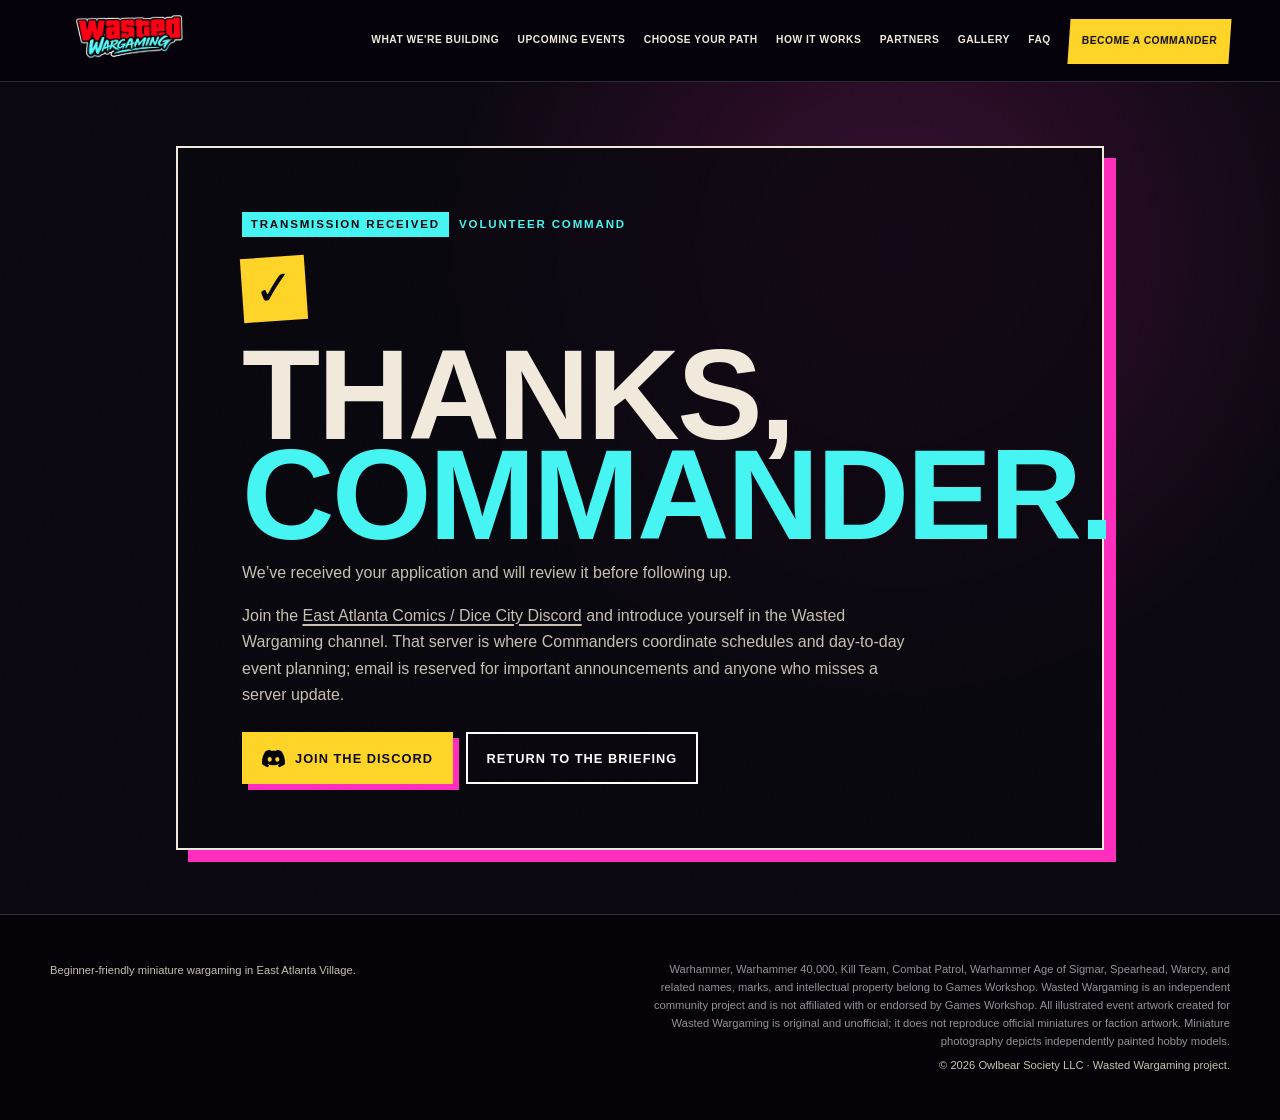
<file: commander-thanks.html>
<!doctype html>
<html lang="en">
<head>
  <meta charset="utf-8">
  <meta name="viewport" content="width=device-width, initial-scale=1">
  <meta name="description" content="Commander application received by Wasted Wargaming.">
  <meta name="theme-color" content="#0b0810">
  <link rel="icon" type="image/png" sizes="256x256" href="assets/images/branding/wasted-wargaming-favicon.png">
  <link rel="apple-touch-icon" href="assets/images/branding/wasted-wargaming-favicon.png">
  <title>Transmission Received | Wasted Wargaming</title>
  <link rel="stylesheet" href="assets/css/styles.css?v=20260731-event-gallery-polish">
  <script src="assets/js/navigation.js?v=20260731-shared-nav" defer></script>
  <script src="assets/js/site.js?v=20260731-event-card-art" defer></script>
</head>
<body class="commander-page confirmation-page">
  <a class="skip-link" href="#main">Skip to confirmation</a>
  <header class="site-header site-header--solid" data-header data-site-navigation>
    <noscript><a class="wordmark" href="index.html#top">Wasted Wargaming home</a></noscript>
  </header>
  <main id="main" class="confirmation-main">
    <section class="shell confirmation-card" aria-labelledby="confirmation-title">
      <p class="eyebrow"><span>Transmission received</span> Volunteer command</p>
      <div class="confirmation-mark" aria-hidden="true">✓</div>
      <h1 id="confirmation-title">Thanks,<br><em>Commander.</em></h1>
      <p>We’ve received your application and will review it before following up.</p>
      <p>Join the <a class="inline-link" href="https://discord.gg/Nm3C2hq24Y" rel="noopener noreferrer">East Atlanta Comics / Dice City Discord</a> and introduce yourself in the Wasted Wargaming channel. That server is where Commanders coordinate schedules and day-to-day event planning; email is reserved for important announcements and anyone who misses a server update.</p>
      <div class="confirmation-actions">
        <a class="button button--primary discord-button" href="https://discord.gg/Nm3C2hq24Y" rel="noopener noreferrer"><img src="assets/icons/discord.svg" alt="" width="23" height="23"> Join the Discord</a>
        <a class="button button--ghost" href="index.html">Return to the briefing</a>
      </div>
    </section>
  </main>
  <footer class="site-footer">
    <div class="shell site-footer__inner">
      <p>Beginner-friendly miniature wargaming in East Atlanta Village.</p>
      <div class="site-footer__meta">
        <p class="site-footer__legal">Warhammer, Warhammer 40,000, Kill Team, Combat Patrol, Warhammer Age of Sigmar, Spearhead, Warcry, and related names, marks, and intellectual property belong to Games Workshop. Wasted Wargaming is an independent community project and is not affiliated with or endorsed by Games Workshop. All illustrated event artwork created for Wasted Wargaming is original and unofficial; it does not reproduce official miniatures or faction artwork. Miniature photography depicts independently painted hobby models.</p>
        <p>&copy; <span data-year></span> Owlbear Society LLC · Wasted Wargaming project.</p>
      </div>
    </div>
  </footer>
</body>
</html>
</file>
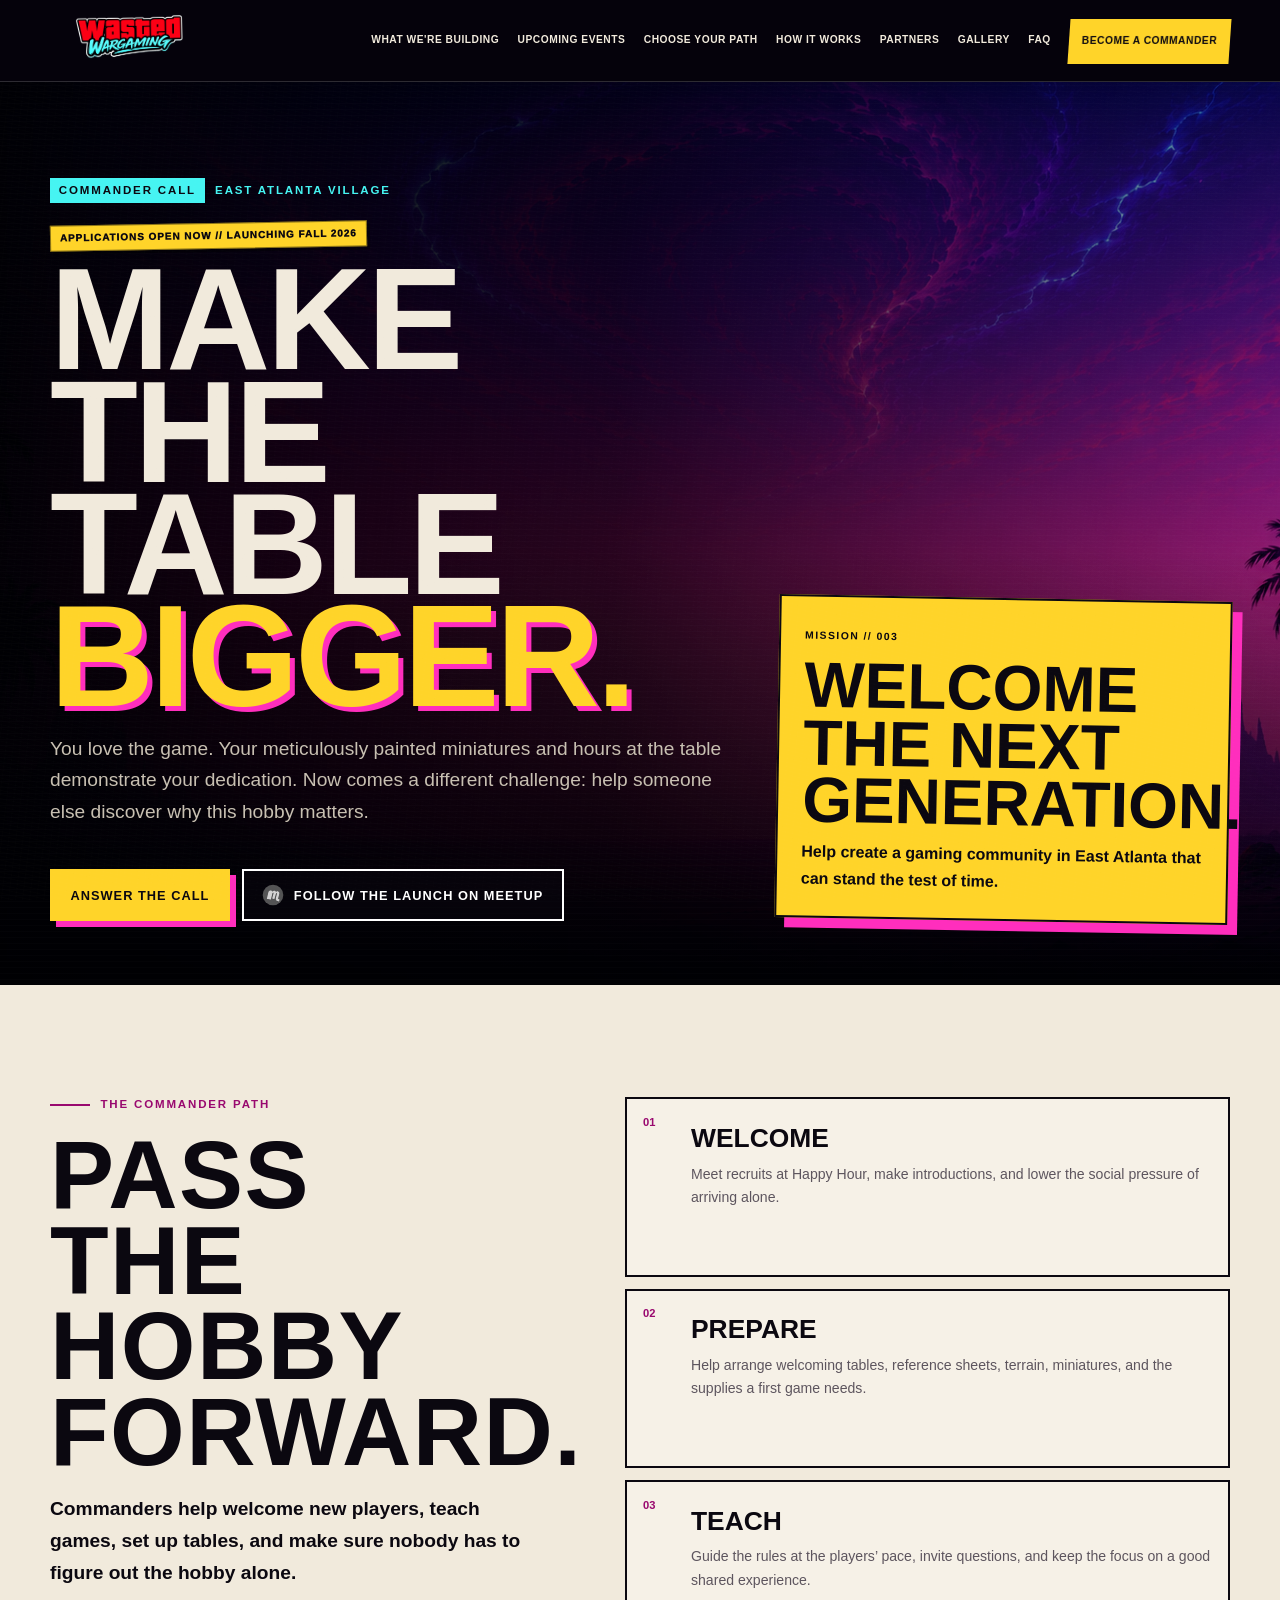
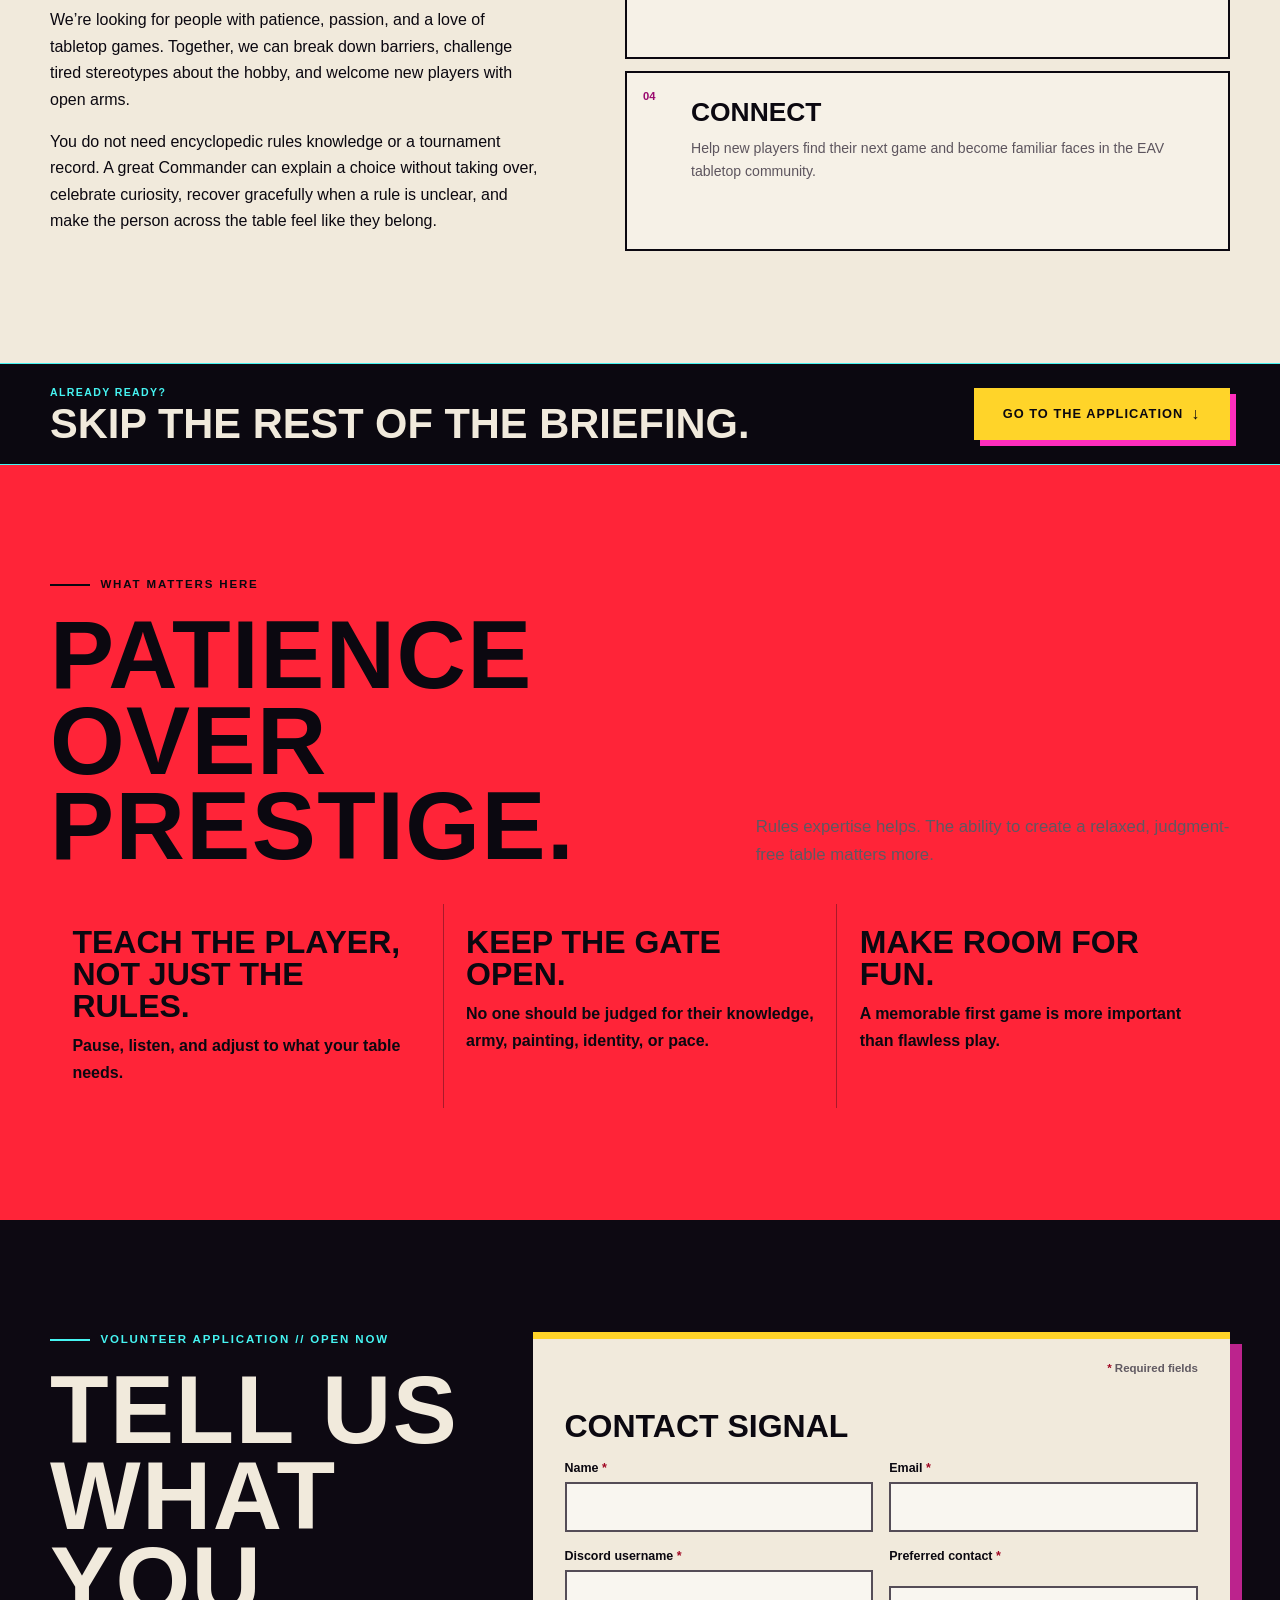
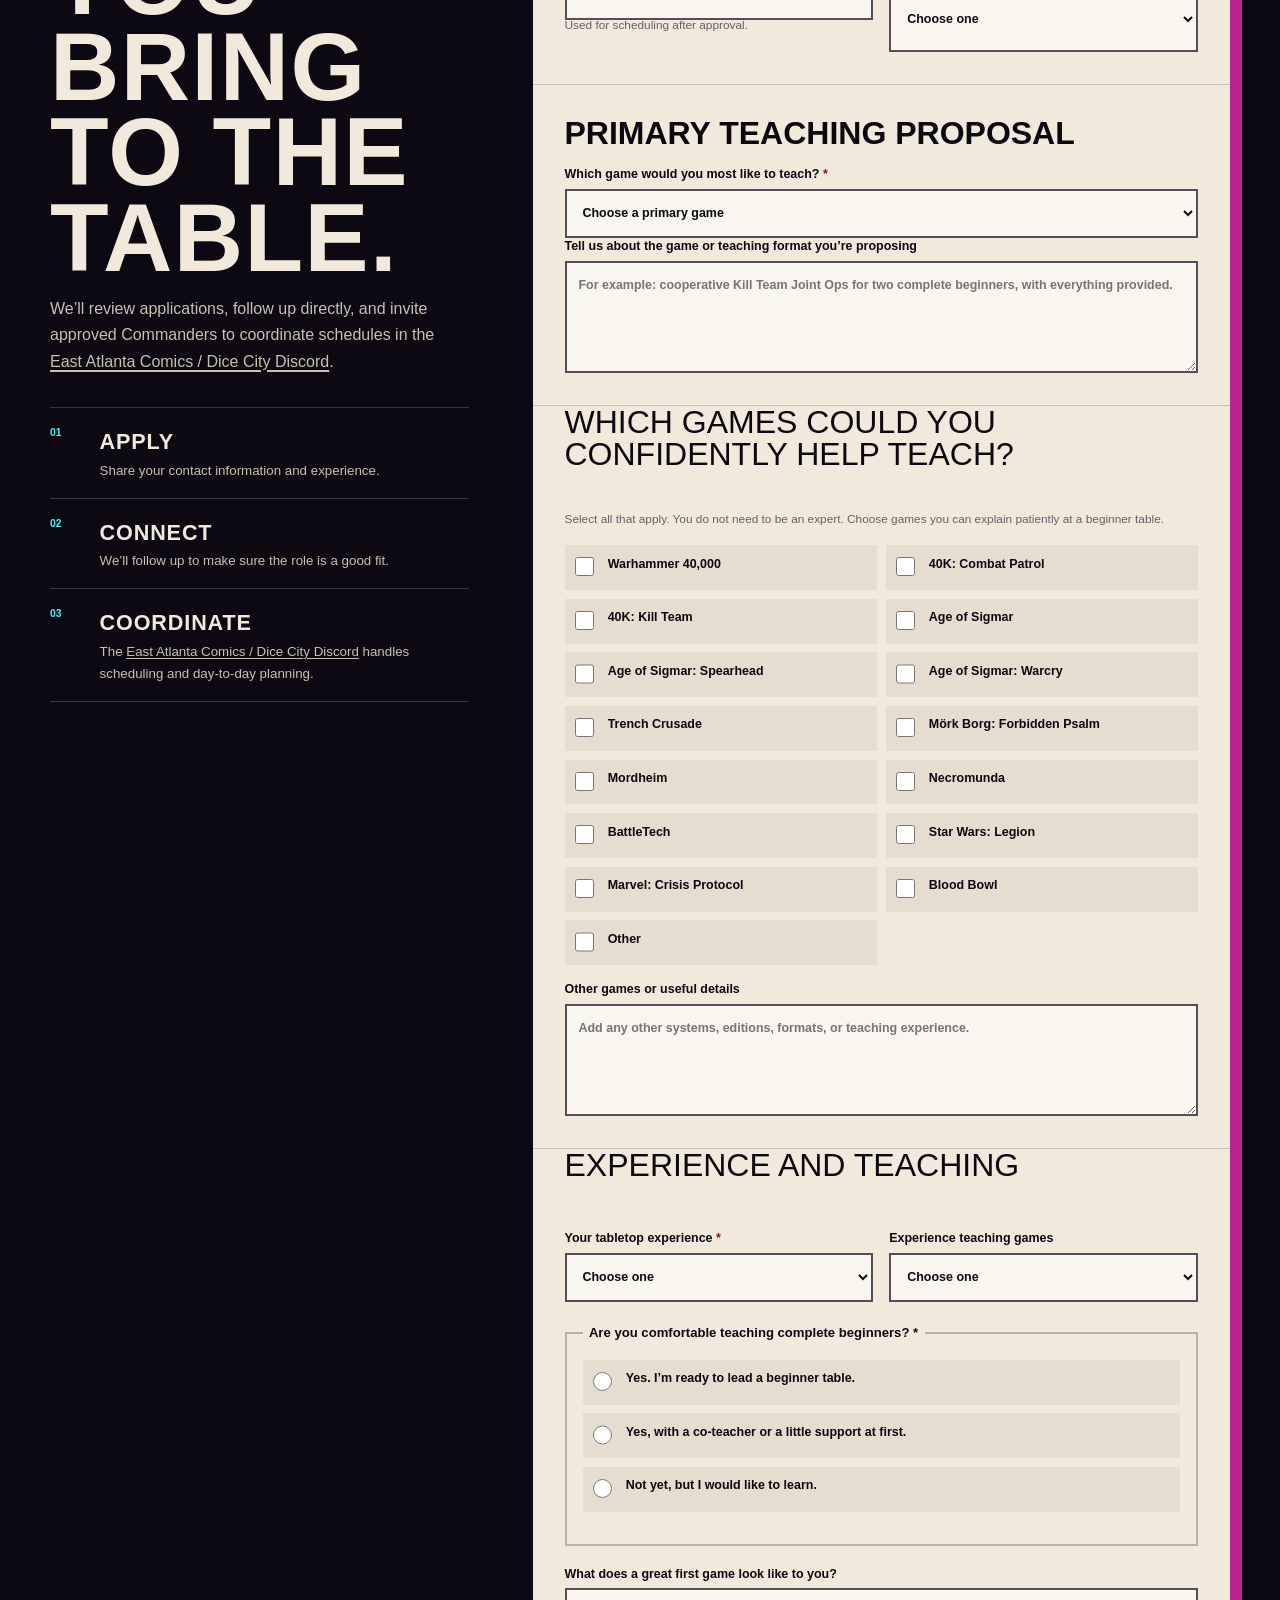
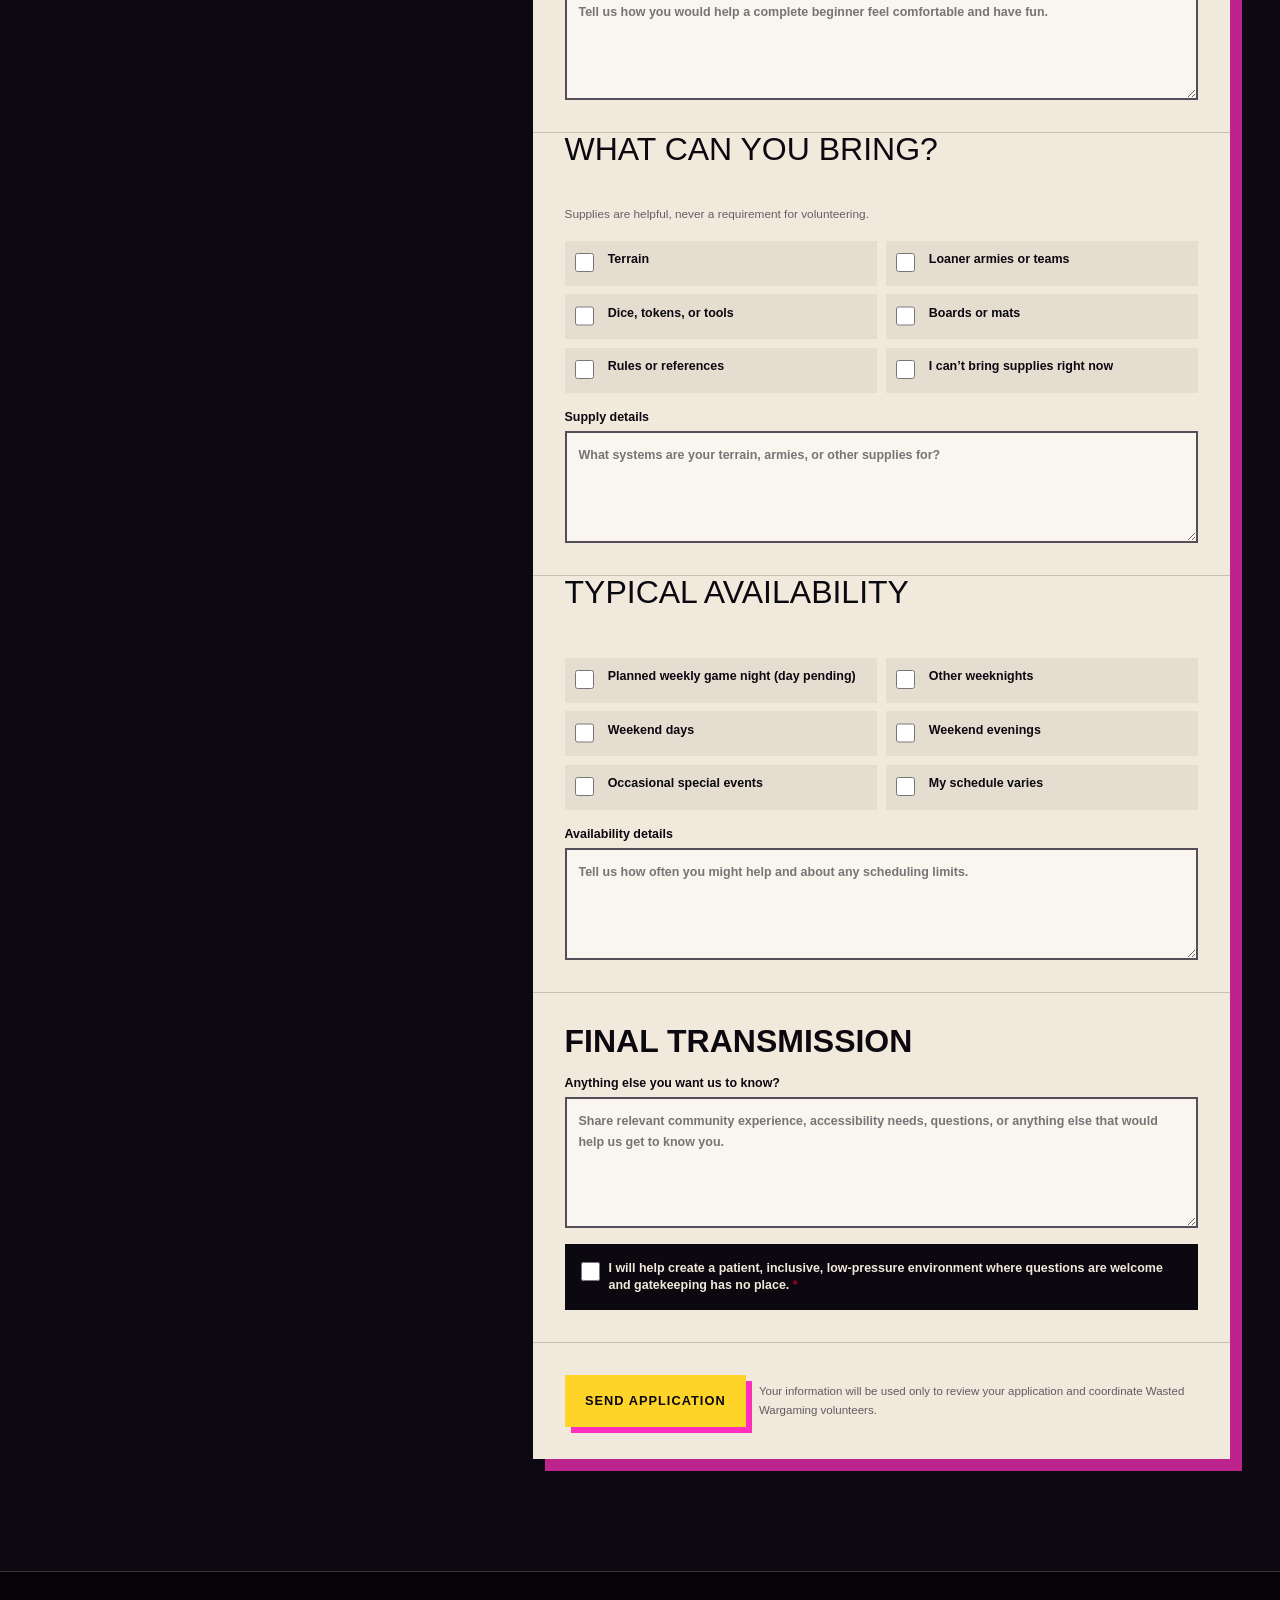
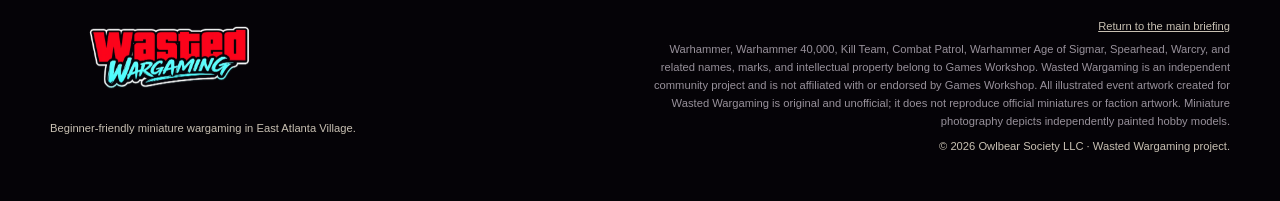
<file: commander.html>
<!doctype html>
<html lang="en">
<head>
  <meta charset="utf-8">
  <meta name="viewport" content="width=device-width, initial-scale=1">
  <meta name="description" content="Apply now to become a Wasted Wargaming Commander for the Fall 2026 launch in East Atlanta Village.">
  <meta property="og:title" content="Become a Commander | Wasted Wargaming">
  <meta property="og:description" content="Commanders wanted for the Fall 2026 launch. Help welcome the next generation of tabletop players.">
  <meta property="og:type" content="website">
  <meta property="og:url" content="https://www.wastedwargaming.com/commander.html">
  <meta name="theme-color" content="#0b0810">
  <link rel="icon" type="image/png" sizes="256x256" href="assets/images/branding/wasted-wargaming-favicon.png">
  <link rel="apple-touch-icon" href="assets/images/branding/wasted-wargaming-favicon.png">
  <title>Become a Commander | Wasted Wargaming</title>
  <link rel="stylesheet" href="assets/css/styles.css?v=20260801-meetup-mono">
  <script src="assets/js/navigation.js?v=20260731-path-pages" defer></script>
  <script src="assets/js/site.js?v=20260731-event-card-art" defer></script>
  <script src="assets/js/commander-form-config.js" defer></script>
  <script src="assets/js/commander-form.js" defer></script>
</head>
<body class="commander-page">
  <a class="skip-link" href="#main">Skip to the application</a>

  <header class="site-header site-header--solid" data-header data-site-navigation>
    <noscript><a class="wordmark" href="index.html#top">Wasted Wargaming home</a></noscript>
  </header>

  <main id="main">
    <section class="commander-hero" aria-labelledby="commander-title">
      <div class="commander-hero__vista" aria-hidden="true"></div>
      <div class="shell commander-hero__grid">
        <div>
          <p class="eyebrow"><span>Commander call</span> East Atlanta Village</p>
          <p class="launch-status">Applications open now // Launching Fall 2026</p>
          <h1 id="commander-title">Make the table<br><em>bigger.</em></h1>
          <p class="commander-hero__lede">You love the game. Your meticulously painted miniatures and hours at the table demonstrate your dedication. Now comes a different challenge: help someone else discover why this hobby matters.</p>
          <div class="path-hero__actions">
            <a class="button button--primary" href="#application">Answer the call</a>
            <a class="button button--ghost meetup-button" href="https://meetup.com/wastedwargaming" target="_blank" rel="noopener noreferrer"><img src="assets/icons/meetup.svg" alt="" width="22" height="22"> Follow the launch on Meetup</a>
          </div>
        </div>
        <aside class="commander-dispatch" aria-label="Commander mission">
          <span>Mission // 003</span>
          <strong>Welcome the next generation.</strong>
          <p>Help create a gaming community in East Atlanta that can stand the test of time.</p>
        </aside>
      </div>
    </section>

    <section class="section commander-brief" aria-labelledby="brief-title">
      <div class="shell commander-brief__grid">
        <div>
          <div class="section-tag">The commander path</div>
          <h2 id="brief-title">Pass the hobby forward.</h2>
          <p class="commander-brief__lead">Commanders help welcome new players, teach games, set up tables, and make sure nobody has to figure out the hobby alone.</p>
          <p>We’re looking for people with patience, passion, and a love of tabletop games. Together, we can break down barriers, challenge tired stereotypes about the hobby, and welcome new players with open arms.</p>
          <p>You do not need encyclopedic rules knowledge or a tournament record. A great Commander can explain a choice without taking over, celebrate curiosity, recover gracefully when a rule is unclear, and make the person across the table feel like they belong.</p>
        </div>
        <div class="commander-duties" aria-label="What commanders do">
          <article><span>01</span><h3>Welcome</h3><p>Meet recruits at Happy Hour, make introductions, and lower the social pressure of arriving alone.</p></article>
          <article><span>02</span><h3>Prepare</h3><p>Help arrange welcoming tables, reference sheets, terrain, miniatures, and the supplies a first game needs.</p></article>
          <article><span>03</span><h3>Teach</h3><p>Guide the rules at the players’ pace, invite questions, and keep the focus on a good shared experience.</p></article>
          <article><span>04</span><h3>Connect</h3><p>Help new players find their next game and become familiar faces in the EAV tabletop community.</p></article>
        </div>
      </div>
    </section>

    <aside class="commander-jump" aria-label="Skip to the Commander application">
      <div class="shell commander-jump__inner">
        <div>
          <span>Already ready?</span>
          <strong>Skip the rest of the briefing.</strong>
        </div>
        <a class="button button--primary" href="#application">Go to the application <span aria-hidden="true">↓</span></a>
      </div>
    </aside>

    <section class="section commander-standards" aria-labelledby="standards-title">
      <div class="shell">
        <div class="section-heading section-heading--tight">
          <div>
            <div class="section-tag">What matters here</div>
            <h2 id="standards-title">Patience over prestige.</h2>
          </div>
          <p>Rules expertise helps. The ability to create a relaxed, judgment-free table matters more.</p>
        </div>
        <ul class="commander-values">
          <li><strong>Teach the player, not just the rules.</strong><span>Pause, listen, and adjust to what your table needs.</span></li>
          <li><strong>Keep the gate open.</strong><span>No one should be judged for their knowledge, army, painting, identity, or pace.</span></li>
          <li><strong>Make room for fun.</strong><span>A memorable first game is more important than flawless play.</span></li>
        </ul>
      </div>
    </section>

    <section class="section commander-application" id="application" aria-labelledby="application-title">
      <div class="shell commander-application__grid">
        <div class="commander-application__intro">
          <div class="section-tag">Volunteer application // Open now</div>
          <h2 id="application-title">Tell us what you bring to the table.</h2>
          <p>We’ll review applications, follow up directly, and invite approved Commanders to coordinate schedules in the <a class="inline-link" href="https://discord.gg/Nm3C2hq24Y" rel="noopener noreferrer">East Atlanta Comics / Dice City Discord</a>.</p>
          <ol class="application-route" aria-label="Commander application process">
            <li><span>01</span><strong>Apply</strong><small>Share your contact information and experience.</small></li>
            <li><span>02</span><strong>Connect</strong><small>We’ll follow up to make sure the role is a good fit.</small></li>
            <li><span>03</span><strong>Coordinate</strong><small>The <a class="inline-link" href="https://discord.gg/Nm3C2hq24Y" rel="noopener noreferrer">East Atlanta Comics / Dice City Discord</a> handles scheduling and day-to-day planning.</small></li>
          </ol>
        </div>

        <form class="commander-form" method="post" action="https://formspree.io/f/xnjeyvgr" accept-charset="UTF-8" data-commander-form>
          <p class="form-required-note"><span aria-hidden="true">*</span> Required fields</p>
          <div class="form-section">
            <h3>Contact signal</h3>
            <div class="form-grid form-grid--two">
              <label><span>Name <b aria-hidden="true">*</b></span><input type="text" name="name" autocomplete="name" required></label>
              <label><span>Email <b aria-hidden="true">*</b></span><input type="email" name="email" autocomplete="email" required></label>
              <label><span>Discord username <b aria-hidden="true">*</b></span><input type="text" name="discord_username" autocomplete="off" required aria-describedby="discord-help"><small id="discord-help">Used for scheduling after approval.</small></label>
              <label><span>Preferred contact <b aria-hidden="true">*</b></span><select name="preferred_contact" required><option value="">Choose one</option><option>Email</option><option>Discord</option></select></label>
            </div>
          </div>

          <div class="form-section">
            <h3>Primary teaching proposal</h3>
            <label><span>Which game would you most like to teach? <b aria-hidden="true">*</b></span>
              <select name="primary_game" required>
                <option value="">Choose a primary game</option>
                <option>Warhammer 40,000</option>
                <option>Warhammer 40,000: Combat Patrol</option>
                <option>Warhammer 40,000: Kill Team</option>
                <option>Warhammer Age of Sigmar</option>
                <option>Warhammer Age of Sigmar: Spearhead</option>
                <option>Warhammer Age of Sigmar: Warcry</option>
                <option>Trench Crusade</option>
                <option>Mörk Borg: Forbidden Psalm</option>
                <option>Mordheim</option>
                <option>Necromunda</option>
                <option>BattleTech</option>
                <option>Star Wars: Legion</option>
                <option>Marvel: Crisis Protocol</option>
                <option>Blood Bowl</option>
                <option>Other</option>
              </select>
            </label>
            <label><span>Tell us about the game or teaching format you’re proposing</span><textarea name="teaching_proposal" rows="4" placeholder="For example: cooperative Kill Team Joint Ops for two complete beginners, with everything provided."></textarea></label>
          </div>

          <fieldset class="form-section">
            <legend>Which games could you confidently help teach?</legend>
            <p class="field-help">Select all that apply. You do not need to be an expert. Choose games you can explain patiently at a beginner table.</p>
            <div class="check-grid">
              <label><input type="checkbox" name="games_can_teach" value="Warhammer 40,000"><span>Warhammer 40,000</span></label>
              <label><input type="checkbox" name="games_can_teach" value="Warhammer 40,000: Combat Patrol"><span>40K: Combat Patrol</span></label>
              <label><input type="checkbox" name="games_can_teach" value="Warhammer 40,000: Kill Team"><span>40K: Kill Team</span></label>
              <label><input type="checkbox" name="games_can_teach" value="Warhammer Age of Sigmar"><span>Age of Sigmar</span></label>
              <label><input type="checkbox" name="games_can_teach" value="Warhammer Age of Sigmar: Spearhead"><span>Age of Sigmar: Spearhead</span></label>
              <label><input type="checkbox" name="games_can_teach" value="Warhammer Age of Sigmar: Warcry"><span>Age of Sigmar: Warcry</span></label>
              <label><input type="checkbox" name="games_can_teach" value="Trench Crusade"><span>Trench Crusade</span></label>
              <label><input type="checkbox" name="games_can_teach" value="Mörk Borg: Forbidden Psalm"><span>Mörk Borg: Forbidden Psalm</span></label>
              <label><input type="checkbox" name="games_can_teach" value="Mordheim"><span>Mordheim</span></label>
              <label><input type="checkbox" name="games_can_teach" value="Necromunda"><span>Necromunda</span></label>
              <label><input type="checkbox" name="games_can_teach" value="BattleTech"><span>BattleTech</span></label>
              <label><input type="checkbox" name="games_can_teach" value="Star Wars: Legion"><span>Star Wars: Legion</span></label>
              <label><input type="checkbox" name="games_can_teach" value="Marvel: Crisis Protocol"><span>Marvel: Crisis Protocol</span></label>
              <label><input type="checkbox" name="games_can_teach" value="Blood Bowl"><span>Blood Bowl</span></label>
              <label><input type="checkbox" name="games_can_teach" value="Other"><span>Other</span></label>
            </div>
            <label><span>Other games or useful details</span><textarea name="other_games" rows="3" placeholder="Add any other systems, editions, formats, or teaching experience."></textarea></label>
          </fieldset>

          <fieldset class="form-section">
            <legend>Experience and teaching</legend>
            <div class="form-grid form-grid--two">
              <label><span>Your tabletop experience <b aria-hidden="true">*</b></span><select name="experience_level" required><option value="">Choose one</option><option>1–2 years</option><option>3–5 years</option><option>6–10 years</option><option>More than 10 years</option><option>Newer player with teaching experience</option></select></label>
              <label><span>Experience teaching games</span><select name="teaching_experience"><option value="">Choose one</option><option>I regularly teach new players</option><option>I have taught a few times</option><option>I teach friends or family</option><option>I have not taught yet</option></select></label>
            </div>
            <fieldset class="nested-fieldset">
              <legend>Are you comfortable teaching complete beginners? <span aria-hidden="true">*</span></legend>
              <div class="radio-stack">
                <label><input type="radio" name="beginner_comfort" value="Yes" required><span>Yes. I’m ready to lead a beginner table.</span></label>
                <label><input type="radio" name="beginner_comfort" value="With support"><span>Yes, with a co-teacher or a little support at first.</span></label>
                <label><input type="radio" name="beginner_comfort" value="Not yet"><span>Not yet, but I would like to learn.</span></label>
              </div>
            </fieldset>
            <label><span>What does a great first game look like to you?</span><textarea name="first_game_philosophy" rows="4" placeholder="Tell us how you would help a complete beginner feel comfortable and have fun."></textarea></label>
          </fieldset>

          <fieldset class="form-section">
            <legend>What can you bring?</legend>
            <p class="field-help">Supplies are helpful, never a requirement for volunteering.</p>
            <div class="check-grid">
              <label><input type="checkbox" name="supplies" value="Terrain"><span>Terrain</span></label>
              <label><input type="checkbox" name="supplies" value="Loaner armies or teams"><span>Loaner armies or teams</span></label>
              <label><input type="checkbox" name="supplies" value="Dice, tokens, or measuring tools"><span>Dice, tokens, or tools</span></label>
              <label><input type="checkbox" name="supplies" value="Boards or mats"><span>Boards or mats</span></label>
              <label><input type="checkbox" name="supplies" value="Printed rules or references"><span>Rules or references</span></label>
              <label><input type="checkbox" name="supplies" value="I cannot bring supplies"><span>I can’t bring supplies right now</span></label>
            </div>
            <label><span>Supply details</span><textarea name="supply_details" rows="3" placeholder="What systems are your terrain, armies, or other supplies for?"></textarea></label>
          </fieldset>

          <fieldset class="form-section">
            <legend>Typical availability</legend>
            <div class="check-grid">
              <label><input type="checkbox" name="availability" value="Planned weekly game night"><span>Planned weekly game night (day pending)</span></label>
              <label><input type="checkbox" name="availability" value="Other weeknights"><span>Other weeknights</span></label>
              <label><input type="checkbox" name="availability" value="Weekend days"><span>Weekend days</span></label>
              <label><input type="checkbox" name="availability" value="Weekend evenings"><span>Weekend evenings</span></label>
              <label><input type="checkbox" name="availability" value="Occasional special events"><span>Occasional special events</span></label>
              <label><input type="checkbox" name="availability" value="Varies"><span>My schedule varies</span></label>
            </div>
            <label><span>Availability details</span><textarea name="availability_details" rows="3" placeholder="Tell us how often you might help and about any scheduling limits."></textarea></label>
          </fieldset>

          <div class="form-section">
            <h3>Final transmission</h3>
            <label><span>Anything else you want us to know?</span><textarea name="additional_notes" rows="5" placeholder="Share relevant community experience, accessibility needs, questions, or anything else that would help us get to know you."></textarea></label>
            <label class="commitment-check"><input type="checkbox" name="community_commitment" value="Agreed" required><span>I will help create a patient, inclusive, low-pressure environment where questions are welcome and gatekeeping has no place. <b aria-hidden="true">*</b></span></label>
            <label class="honeypot" aria-hidden="true">Leave this field empty<input type="text" name="_gotcha" tabindex="-1" autocomplete="off"></label>
          </div>

          <div class="form-submit">
            <button class="button button--primary" type="submit">Send application</button>
            <p>Your information will be used only to review your application and coordinate Wasted Wargaming volunteers.</p>
          </div>
          <p class="form-status" data-form-status role="status" aria-live="polite" tabindex="-1"></p>
        </form>
      </div>
    </section>
  </main>

  <footer class="site-footer">
    <div class="shell site-footer__inner">
      <div>
        <a class="footer-logo" href="index.html#top" aria-label="Wasted Wargaming home">
          <img src="assets/images/branding/wasted-wargaming-logo.png" alt="" width="1536" height="1024" loading="lazy">
        </a>
        <p>Beginner-friendly miniature wargaming in East Atlanta Village.</p>
      </div>
      <div class="site-footer__meta">
        <p><a href="index.html">Return to the main briefing</a></p>
        <p class="site-footer__legal">Warhammer, Warhammer 40,000, Kill Team, Combat Patrol, Warhammer Age of Sigmar, Spearhead, Warcry, and related names, marks, and intellectual property belong to Games Workshop. Wasted Wargaming is an independent community project and is not affiliated with or endorsed by Games Workshop. All illustrated event artwork created for Wasted Wargaming is original and unofficial; it does not reproduce official miniatures or faction artwork. Miniature photography depicts independently painted hobby models.</p>
        <p>&copy; <span data-year></span> Owlbear Society LLC · Wasted Wargaming project.</p>
      </div>
    </div>
  </footer>
</body>
</html>
</file>
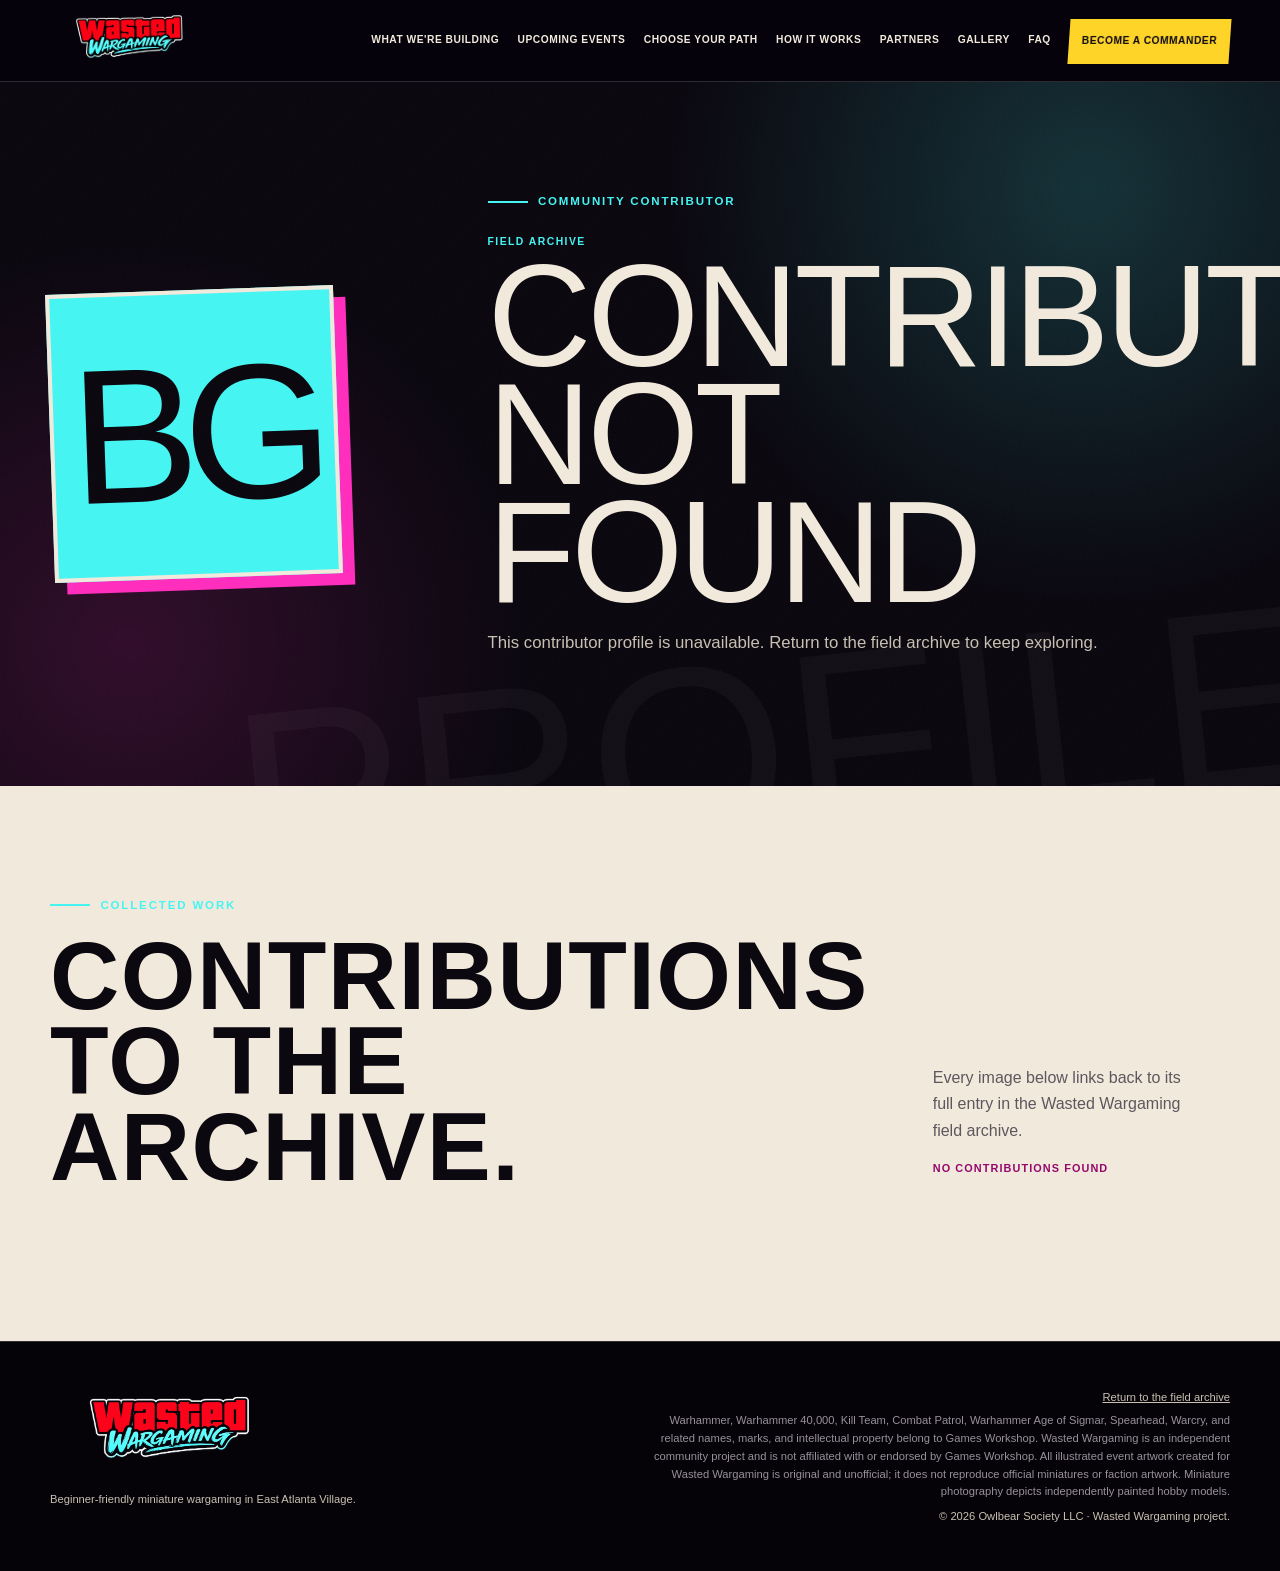
<file: contributor.html>
<!doctype html>
<html lang="en">
<head>
  <meta charset="utf-8">
  <meta name="viewport" content="width=device-width, initial-scale=1">
  <meta name="description" content="Contributor profile and field archive contributions for Wasted Wargaming.">
  <meta name="theme-color" content="#0b0810">
  <link rel="icon" type="image/png" sizes="256x256" href="assets/images/branding/wasted-wargaming-favicon.png">
  <link rel="apple-touch-icon" href="assets/images/branding/wasted-wargaming-favicon.png">
  <title>Contributor | Wasted Wargaming</title>
  <link rel="stylesheet" href="assets/css/styles.css?v=20260731-event-gallery-polish">
  <script src="assets/js/contributors-data.js?v=20260731-bradley-bio" defer></script>
  <script src="assets/js/gallery-data.js?v=20260801-featured-gallery-2" defer></script>
  <script src="assets/js/navigation.js?v=20260731-shared-nav" defer></script>
  <script src="assets/js/site.js?v=20260731-event-card-art" defer></script>
  <script src="assets/js/contributor-ui.js" defer></script>
  <script src="assets/js/contributor-profile.js?v=20260731-gallery-refresh" defer></script>
</head>
<body class="contributor-page">
  <a class="skip-link" href="#profile">Skip to contributor profile</a>

  <header class="site-header site-header--solid" data-header data-site-navigation>
    <noscript><a class="wordmark" href="index.html#top">Wasted Wargaming home</a></noscript>
  </header>

  <main id="profile" data-contributor-profile>
    <section class="section contributor-hero" aria-labelledby="contributor-name">
      <div class="shell contributor-hero__grid">
        <div class="contributor-monogram" data-contributor-initials aria-hidden="true">BG</div>
        <div class="contributor-hero__copy">
          <div class="section-tag">Community contributor</div>
          <p class="contributor-roles" data-contributor-roles>Painter</p>
          <h1 id="contributor-name" data-contributor-name>Bradley Goodnight</h1>
          <p class="contributor-bio" data-contributor-bio></p>
          <div class="contributor-profile-socials" data-contributor-socials aria-label="Contributor links"></div>
        </div>
      </div>
    </section>

    <section class="section contributor-archive" aria-labelledby="contributor-archive-title">
      <div class="shell">
        <div class="contributor-archive__heading">
          <div>
            <div class="section-tag">Collected work</div>
            <h2 id="contributor-archive-title">Contributions<br>to the archive.</h2>
          </div>
          <div>
            <p>Every image below links back to its full entry in the Wasted Wargaming field archive.</p>
            <p class="contributor-count" data-contributor-count></p>
          </div>
        </div>
        <div class="contributor-work-grid" data-contributor-work aria-label="Contributor gallery"></div>
      </div>
    </section>
  </main>

  <footer class="site-footer">
    <div class="shell site-footer__inner">
      <div>
        <a class="footer-logo" href="index.html#top" aria-label="Wasted Wargaming home">
          <img src="assets/images/branding/wasted-wargaming-logo.png" alt="" width="1536" height="1024" loading="lazy">
        </a>
        <p>Beginner-friendly miniature wargaming in East Atlanta Village.</p>
      </div>
      <div class="site-footer__meta">
        <p><a href="gallery.html">Return to the field archive</a></p>
        <p class="site-footer__legal">Warhammer, Warhammer 40,000, Kill Team, Combat Patrol, Warhammer Age of Sigmar, Spearhead, Warcry, and related names, marks, and intellectual property belong to Games Workshop. Wasted Wargaming is an independent community project and is not affiliated with or endorsed by Games Workshop. All illustrated event artwork created for Wasted Wargaming is original and unofficial; it does not reproduce official miniatures or faction artwork. Miniature photography depicts independently painted hobby models.</p>
        <p>&copy; <span data-year></span> Owlbear Society LLC · Wasted Wargaming project.</p>
      </div>
    </div>
  </footer>
</body>
</html>
</file>
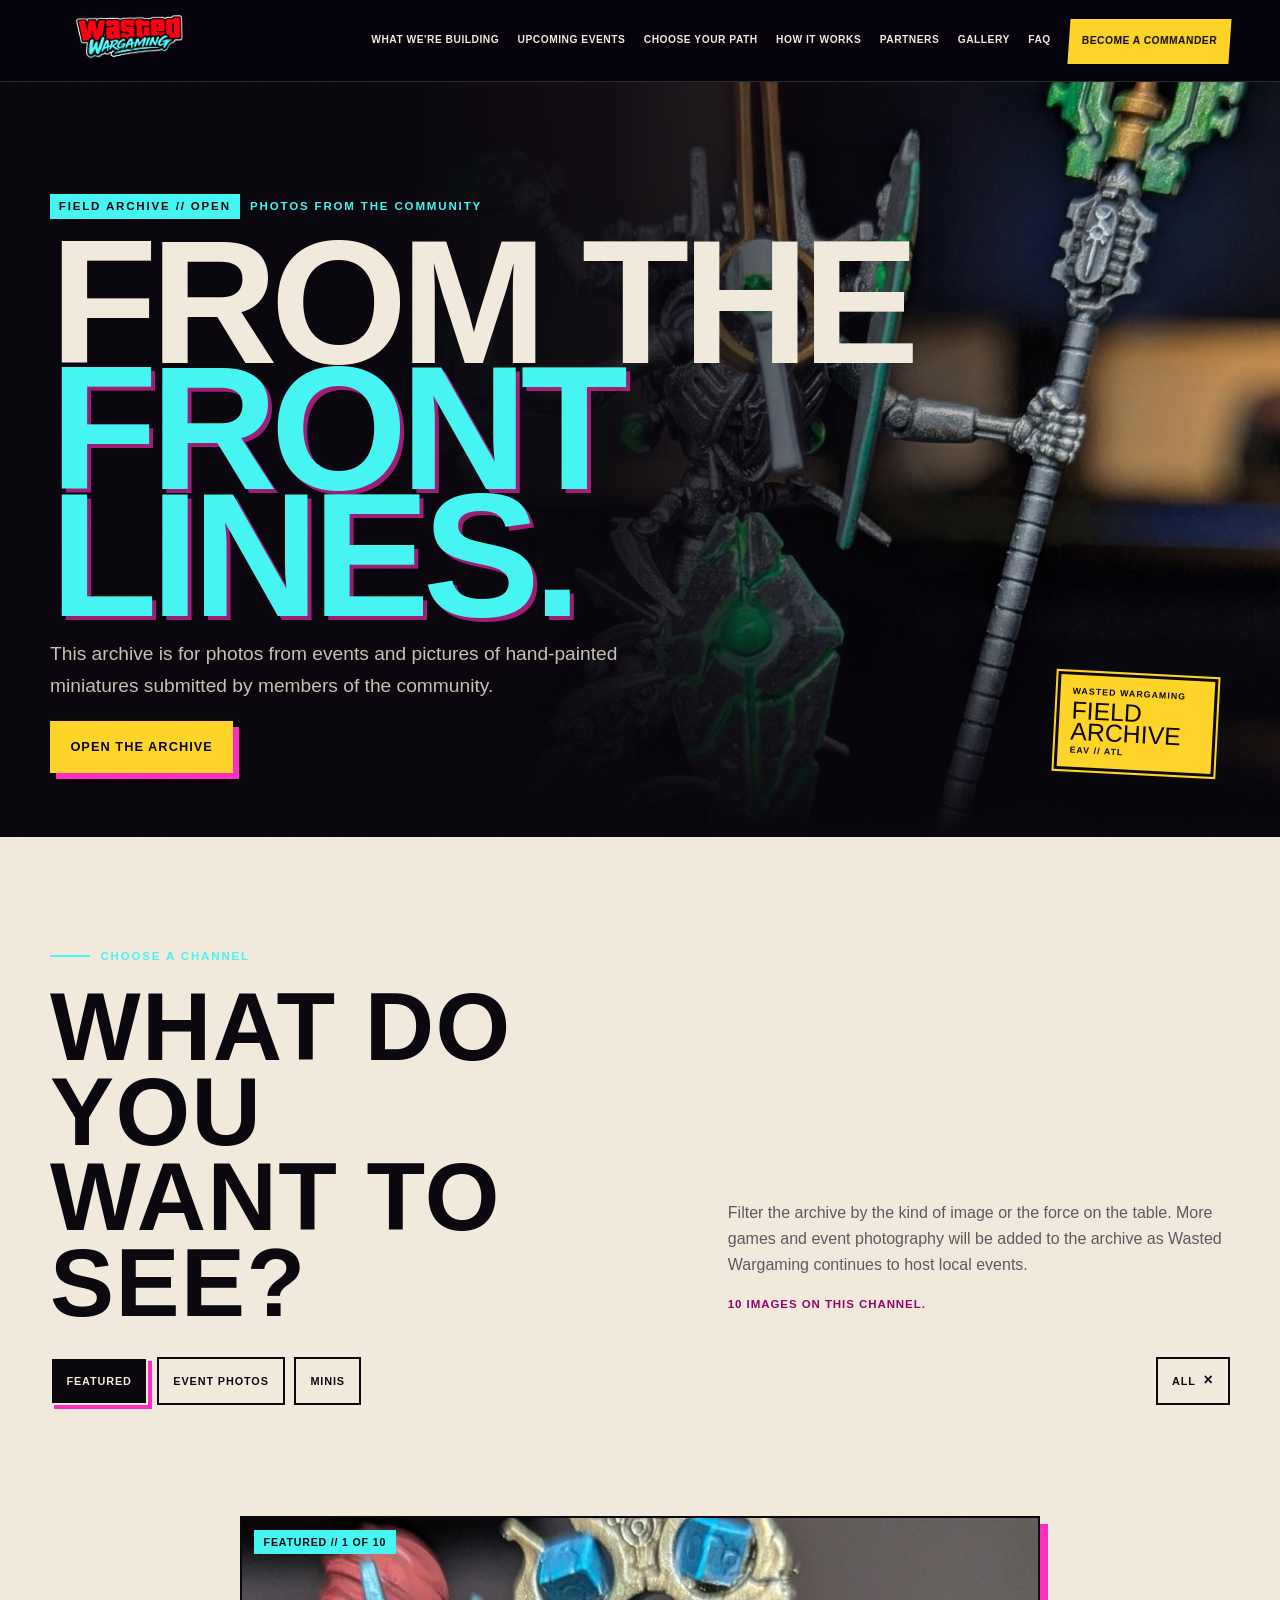
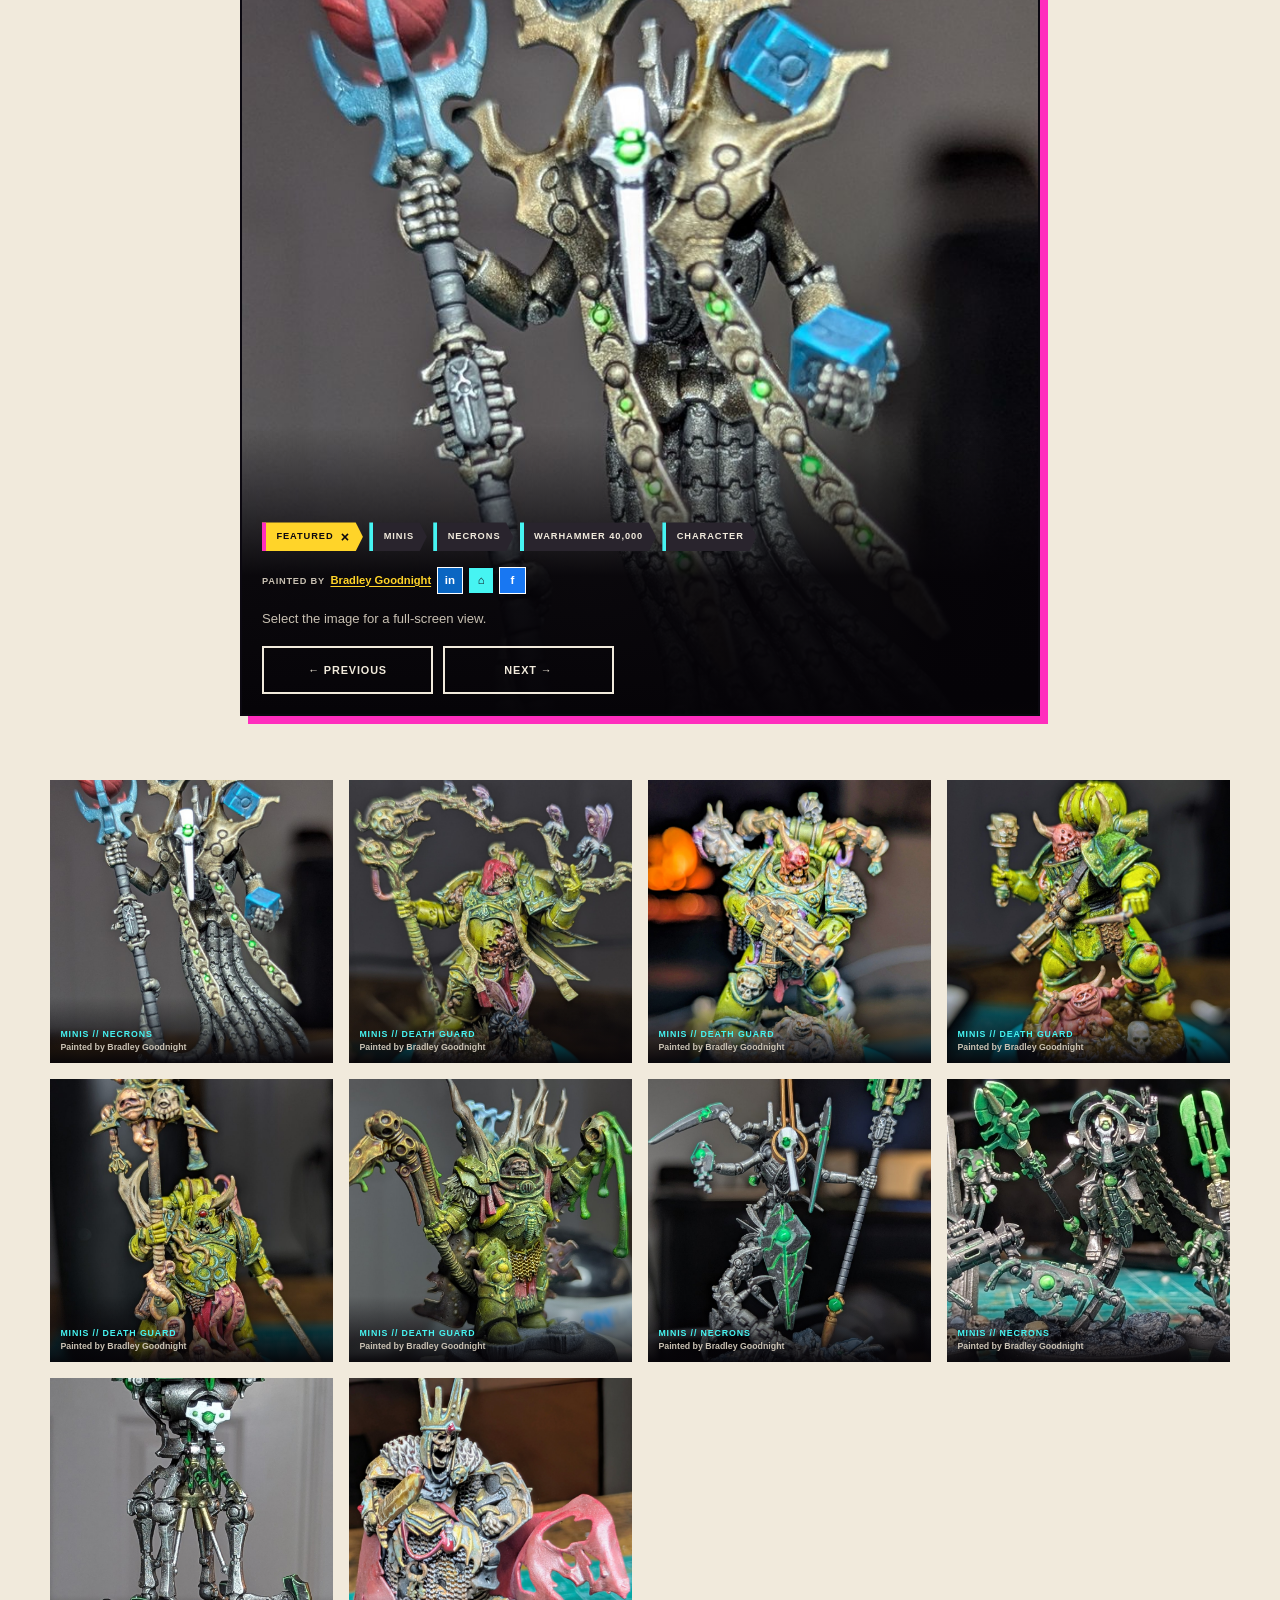
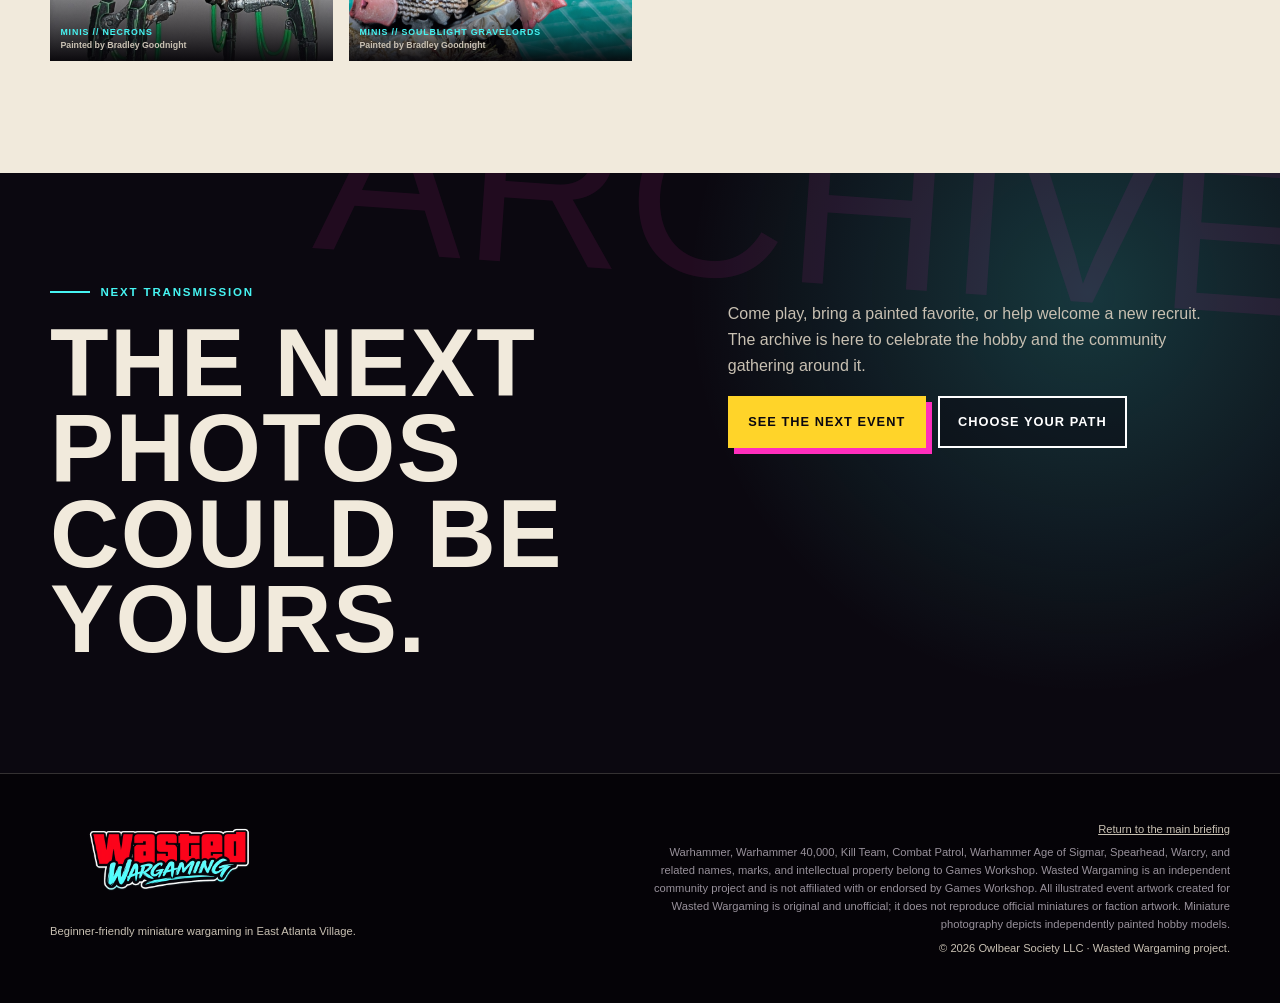
<file: gallery.html>
<!doctype html>
<html lang="en">
<head>
  <meta charset="utf-8">
  <meta name="viewport" content="width=device-width, initial-scale=1">
  <meta name="description" content="Community event photography and hand-painted miniatures from Wasted Wargaming in East Atlanta Village.">
  <meta name="theme-color" content="#0b0810">
  <link rel="icon" type="image/png" sizes="256x256" href="assets/images/branding/wasted-wargaming-favicon.png">
  <link rel="apple-touch-icon" href="assets/images/branding/wasted-wargaming-favicon.png">
  <title>Gallery | Wasted Wargaming</title>
  <link rel="stylesheet" href="assets/css/styles.css?v=20260801-mobile-gallery">
  <script src="assets/js/contributors-data.js" defer></script>
  <script src="assets/js/gallery-data.js?v=20260801-featured-gallery-2" defer></script>
  <script src="assets/js/navigation.js?v=20260731-shared-nav" defer></script>
  <script src="assets/js/site.js?v=20260731-event-card-art" defer></script>
  <script src="assets/js/contributor-ui.js" defer></script>
  <script src="assets/js/gallery.js?v=20260802-gallery-taxonomy" defer></script>
</head>
<body class="gallery-page">
  <a class="skip-link" href="#gallery">Skip to the gallery</a>

  <header class="site-header site-header--solid" data-header data-site-navigation>
    <noscript><a class="wordmark" href="index.html#top">Wasted Wargaming home</a></noscript>
  </header>

  <main id="gallery">
    <section class="gallery-hero" aria-labelledby="gallery-title">
      <div class="gallery-hero__image" data-gallery-hero-image aria-hidden="true"></div>
      <div class="gallery-hero__wash" aria-hidden="true"></div>
      <div class="shell gallery-hero__content">
        <p class="eyebrow"><span>Field archive // open</span> Photos from the community</p>
        <h1 id="gallery-title">From the<br><em>front lines.</em></h1>
        <p>This archive is for photos from events and pictures of hand-painted miniatures submitted by members of the community.</p>
        <a class="button button--primary" href="#archive">Open the archive</a>
      </div>
      <div class="gallery-hero__stamp" aria-hidden="true"><span>Wasted Wargaming</span><strong>Field archive</strong><small>EAV // ATL</small></div>
    </section>

    <section class="section gallery-archive" id="archive" aria-labelledby="archive-title">
      <div class="shell">
        <div class="gallery-archive__heading">
          <div>
            <div class="section-tag">Choose a channel</div>
            <h2 id="archive-title">What do you<br>want to see?</h2>
          </div>
          <div>
            <p>Filter the archive by the kind of image or the force on the table. More games and event photography will be added to the archive as Wasted Wargaming continues to host local events.</p>
            <p class="gallery-count" data-gallery-count aria-live="polite"></p>
          </div>
        </div>

        <div class="gallery-filter-panel">
          <div class="gallery-filters gallery-filters--primary" role="group" aria-label="Filter gallery images" data-gallery-primary-filters>
          </div>
          <div class="gallery-subfilter-slot">
            <div class="gallery-filters gallery-filters--secondary" role="group" aria-label="Filter miniature photos by faction" data-gallery-subfilters hidden>
              <span>Miniatures // faction</span>
            </div>
          </div>
        </div>

        <section class="gallery-stage" data-gallery-stage aria-label="Featured gallery image">
          <div class="gallery-stage__frame">
            <button class="gallery-stage__image" type="button" data-feature-open>
              <img class="is-active" data-feature-image src="assets/images/gallery/necrons-01.jpg" alt="" width="900" height="1600" aria-hidden="true">
              <img data-feature-image src="assets/images/gallery/necrons-01.jpg" alt="" width="900" height="1600" aria-hidden="true">
            </button>
            <span class="gallery-stage__number" data-feature-number>Featured // 1 of 7</span>
          </div>
          <div class="gallery-stage__copy" aria-live="polite">
            <div class="gallery-image-tags" data-feature-tags aria-label="Filter by photo tag"></div>
            <div class="gallery-feature-credit" data-feature-credit></div>
            <span>Select the image for a full-screen view.</span>
            <div class="gallery-stage__controls">
              <button type="button" data-gallery-previous aria-label="Previous gallery image"><span aria-hidden="true">←</span> Previous</button>
              <button type="button" data-gallery-next aria-label="Next gallery image">Next <span aria-hidden="true">→</span></button>
            </div>
          </div>
        </section>

        <div class="gallery-empty" data-gallery-empty hidden>
          <span aria-hidden="true">///</span>
          <div>
            <p>Field reports incoming</p>
            <h3>The cameras are ready.</h3>
            <p>There are no event photos in the archive yet. Once the first tables open, this channel will document the people, games, and moments that build the community.</p>
          </div>
        </div>

        <div class="gallery-grid" data-gallery-grid aria-label="Gallery contact sheet"></div>
      </div>
    </section>

    <section class="section gallery-callout" aria-labelledby="gallery-callout-title">
      <div class="shell gallery-callout__inner">
        <div>
          <div class="section-tag">Next transmission</div>
          <h2 id="gallery-callout-title">The next photos<br>could be yours.</h2>
        </div>
        <div>
          <p>Come play, bring a painted favorite, or help welcome a new recruit. The archive is here to celebrate the hobby and the community gathering around it.</p>
          <div class="gallery-callout__actions">
            <a class="button button--primary" href="index.html#events">See the next event</a>
            <a class="button button--ghost" href="index.html#roles">Choose your path</a>
          </div>
        </div>
      </div>
    </section>
  </main>

  <dialog class="gallery-lightbox" data-gallery-lightbox aria-labelledby="lightbox-meta">
    <div class="gallery-lightbox__bar">
      <div>
        <p id="lightbox-meta" data-lightbox-meta>Minis // Necrons</p>
        <div class="gallery-image-tags gallery-image-tags--lightbox" data-lightbox-tags aria-label="Filter by photo tag"></div>
        <div class="gallery-lightbox-credit" data-lightbox-credit></div>
      </div>
      <button type="button" data-lightbox-close aria-label="Close full-screen image">Close <span aria-hidden="true">×</span></button>
    </div>
    <div class="gallery-lightbox__image" data-lightbox-viewport tabindex="0" role="button" aria-pressed="false" aria-label="Zoom image to original resolution">
      <img data-lightbox-image src="assets/images/gallery/necrons-01.jpg" alt="" width="900" height="1600">
    </div>
    <div class="gallery-lightbox__controls">
      <button type="button" data-lightbox-previous><span aria-hidden="true">←</span> Previous</button>
      <button type="button" data-lightbox-next>Next <span aria-hidden="true">→</span></button>
    </div>
  </dialog>

  <footer class="site-footer">
    <div class="shell site-footer__inner">
      <div>
        <a class="footer-logo" href="index.html#top" aria-label="Wasted Wargaming home">
          <img src="assets/images/branding/wasted-wargaming-logo.png" alt="" width="1536" height="1024" loading="lazy">
        </a>
        <p>Beginner-friendly miniature wargaming in East Atlanta Village.</p>
      </div>
      <div class="site-footer__meta">
        <p><a href="index.html">Return to the main briefing</a></p>
        <p class="site-footer__legal">Warhammer, Warhammer 40,000, Kill Team, Combat Patrol, Warhammer Age of Sigmar, Spearhead, Warcry, and related names, marks, and intellectual property belong to Games Workshop. Wasted Wargaming is an independent community project and is not affiliated with or endorsed by Games Workshop. All illustrated event artwork created for Wasted Wargaming is original and unofficial; it does not reproduce official miniatures or faction artwork. Miniature photography depicts independently painted hobby models.</p>
        <p>&copy; <span data-year></span> Owlbear Society LLC · Wasted Wargaming project.</p>
      </div>
    </div>
  </footer>
</body>
</html>
</file>
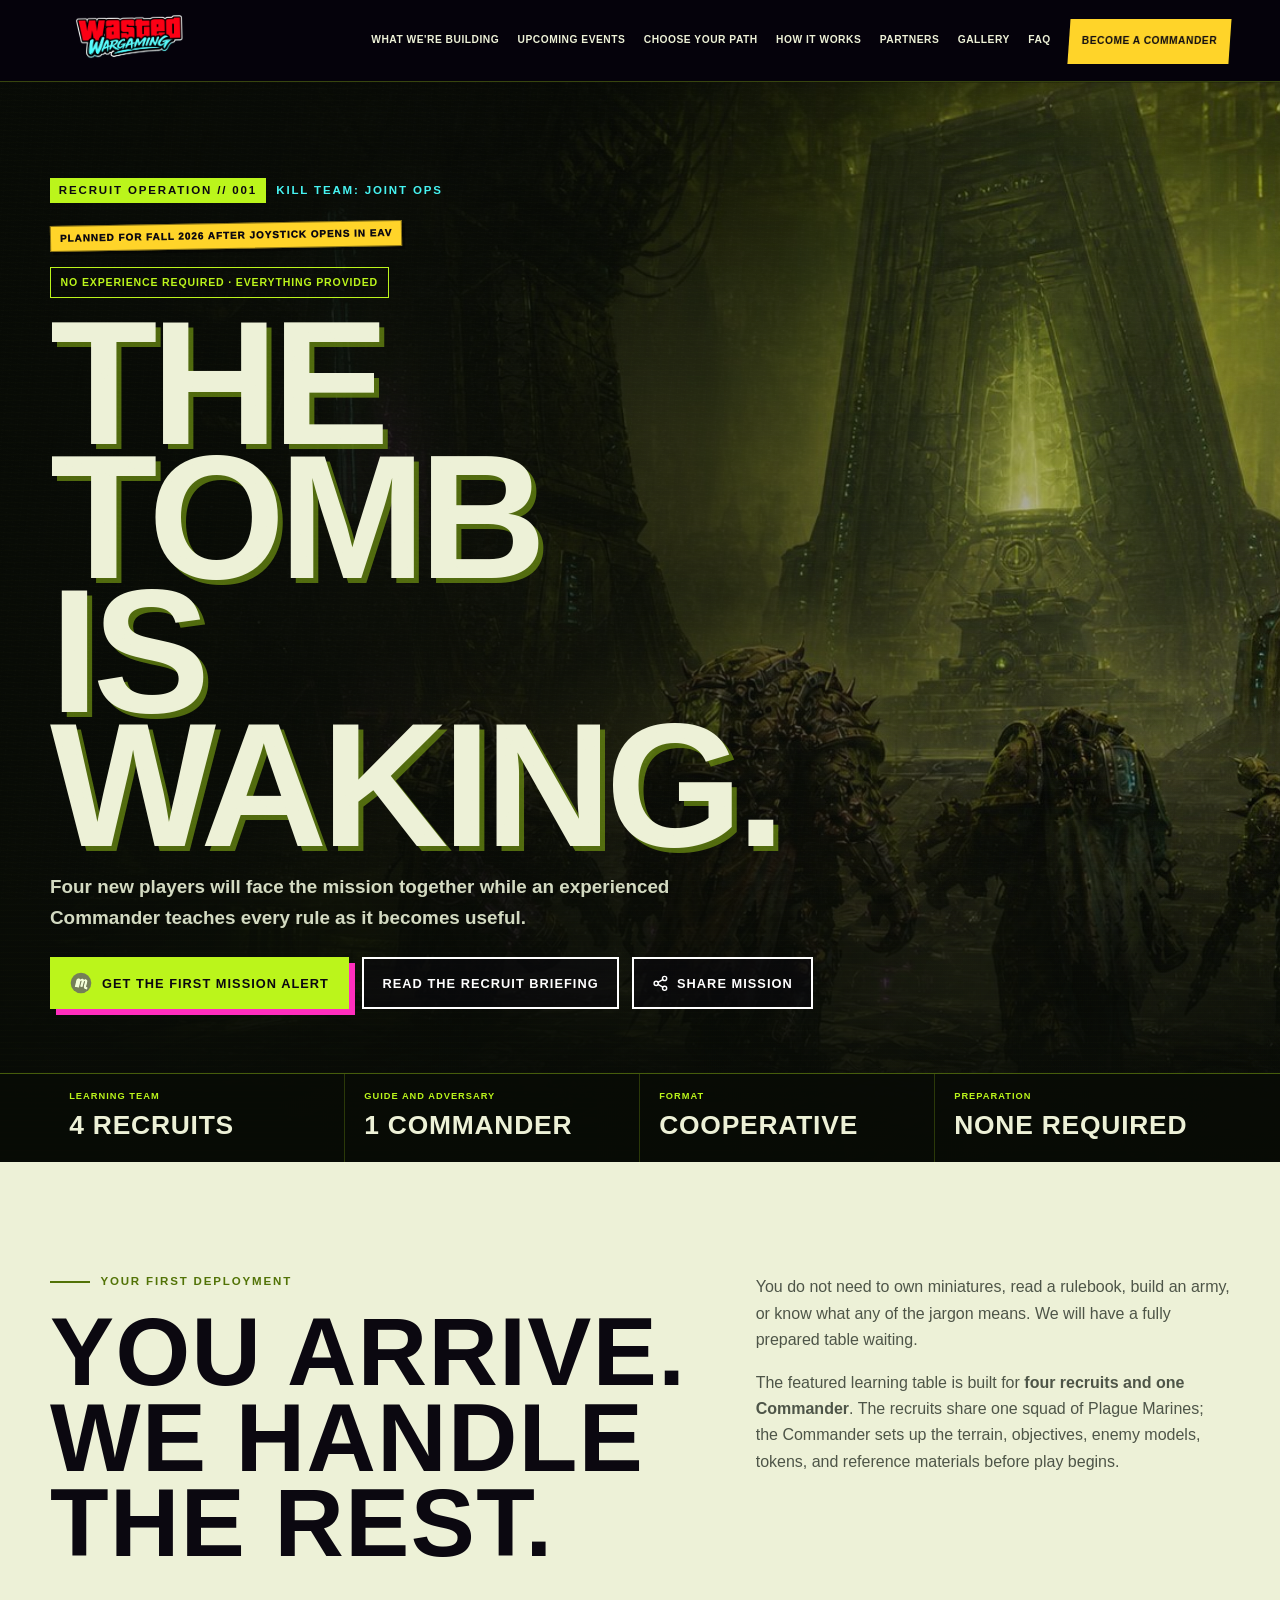
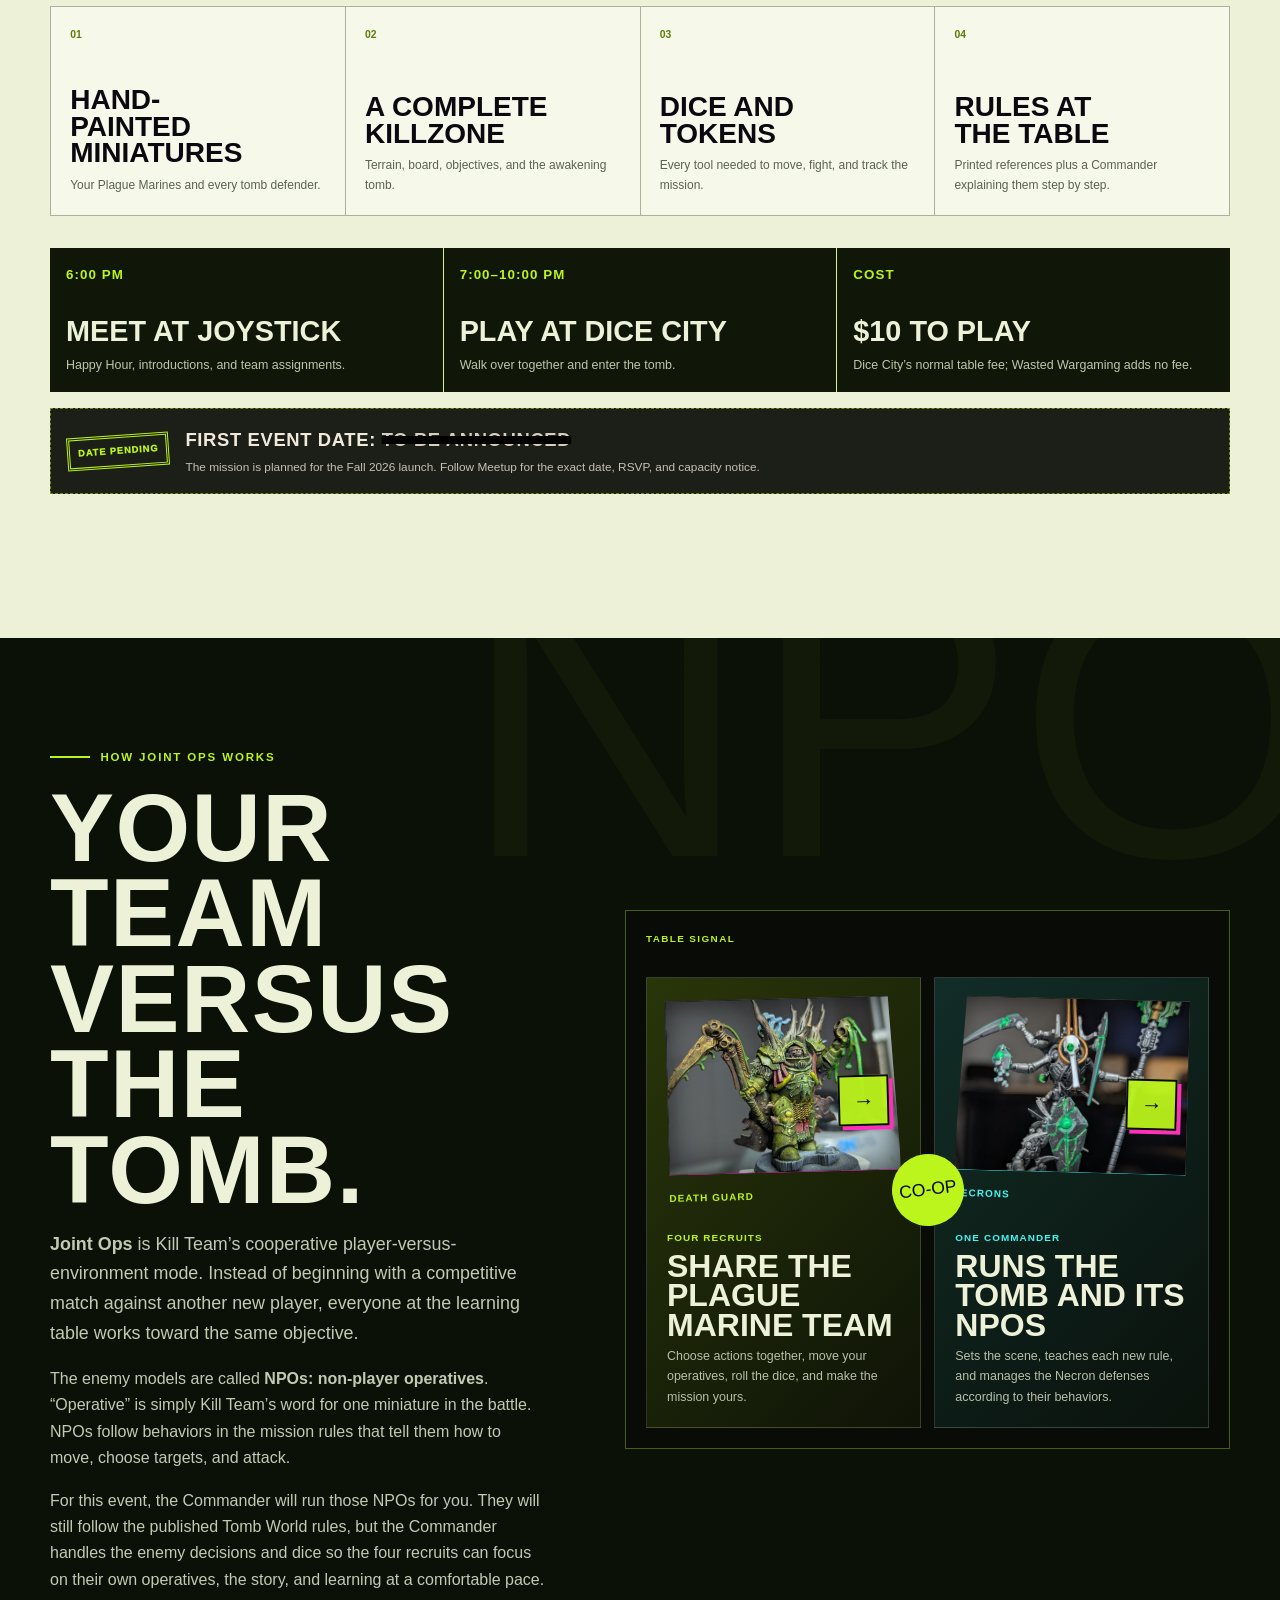
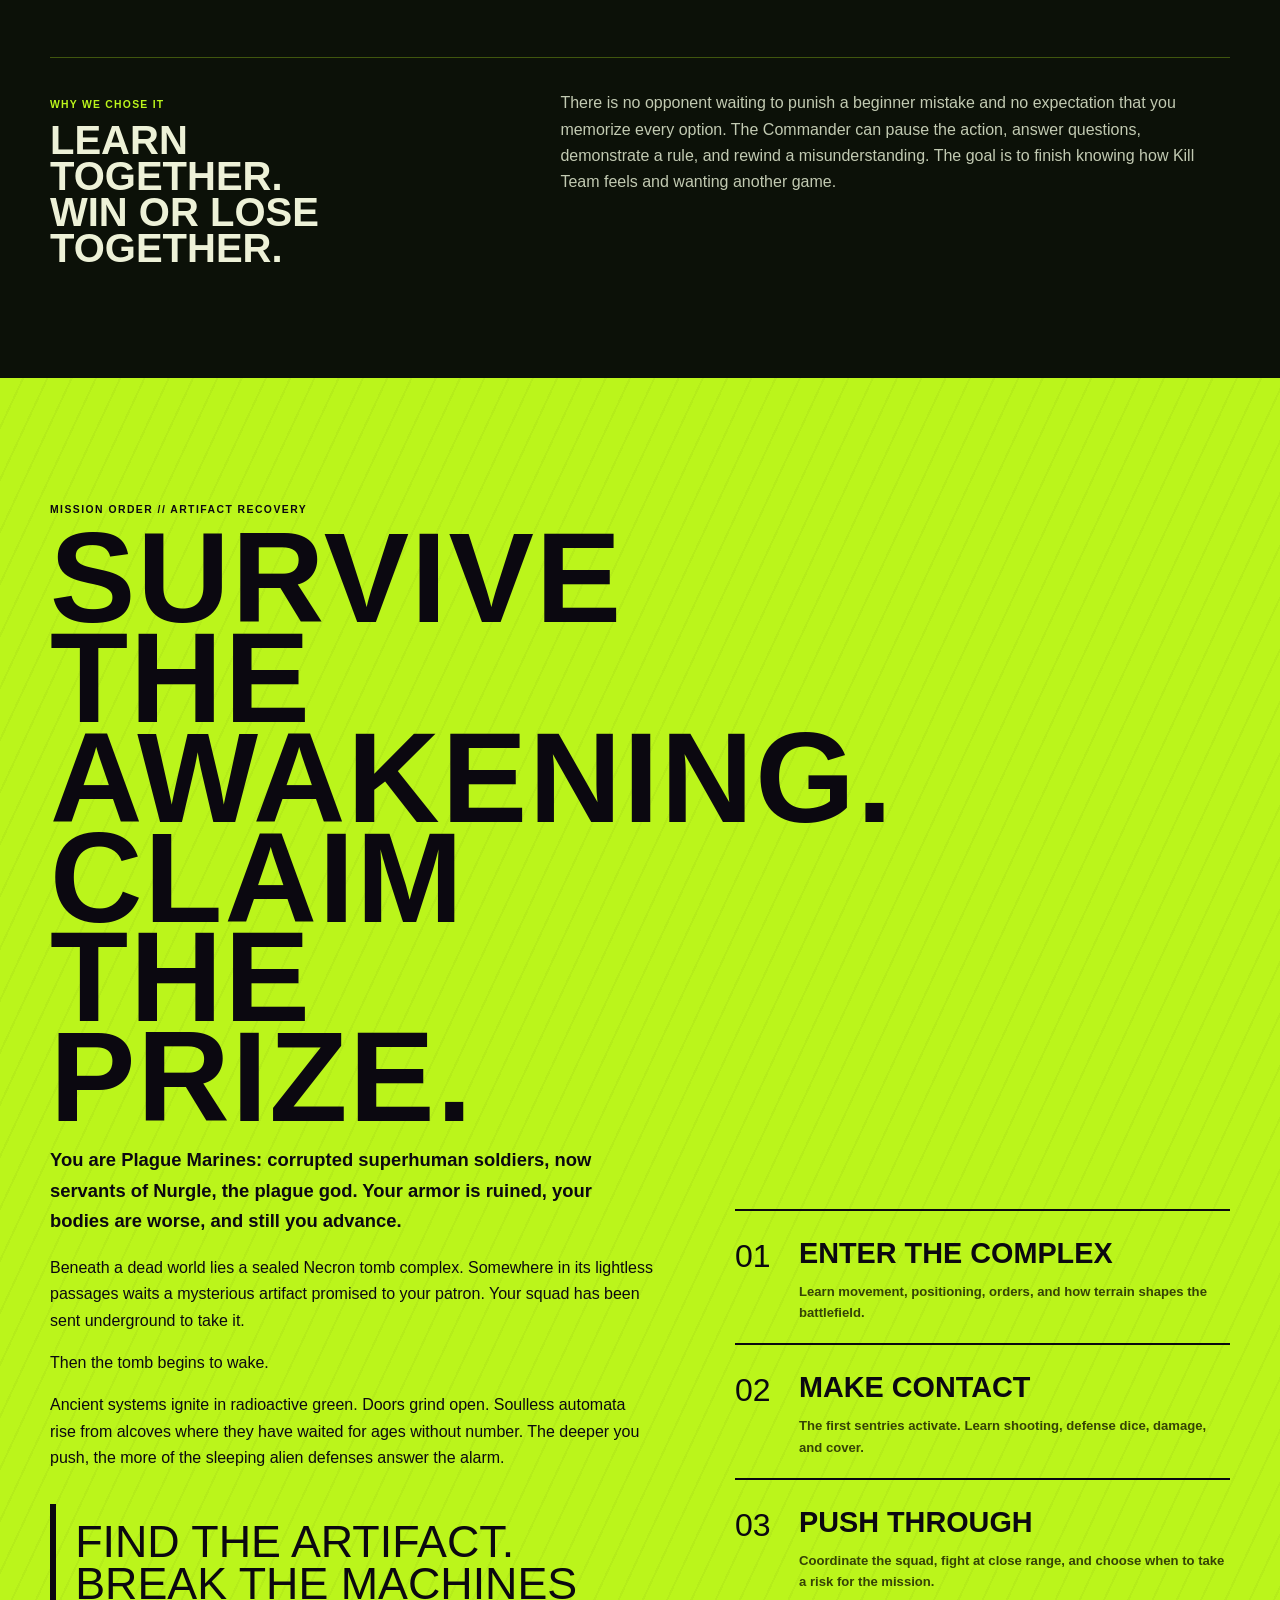
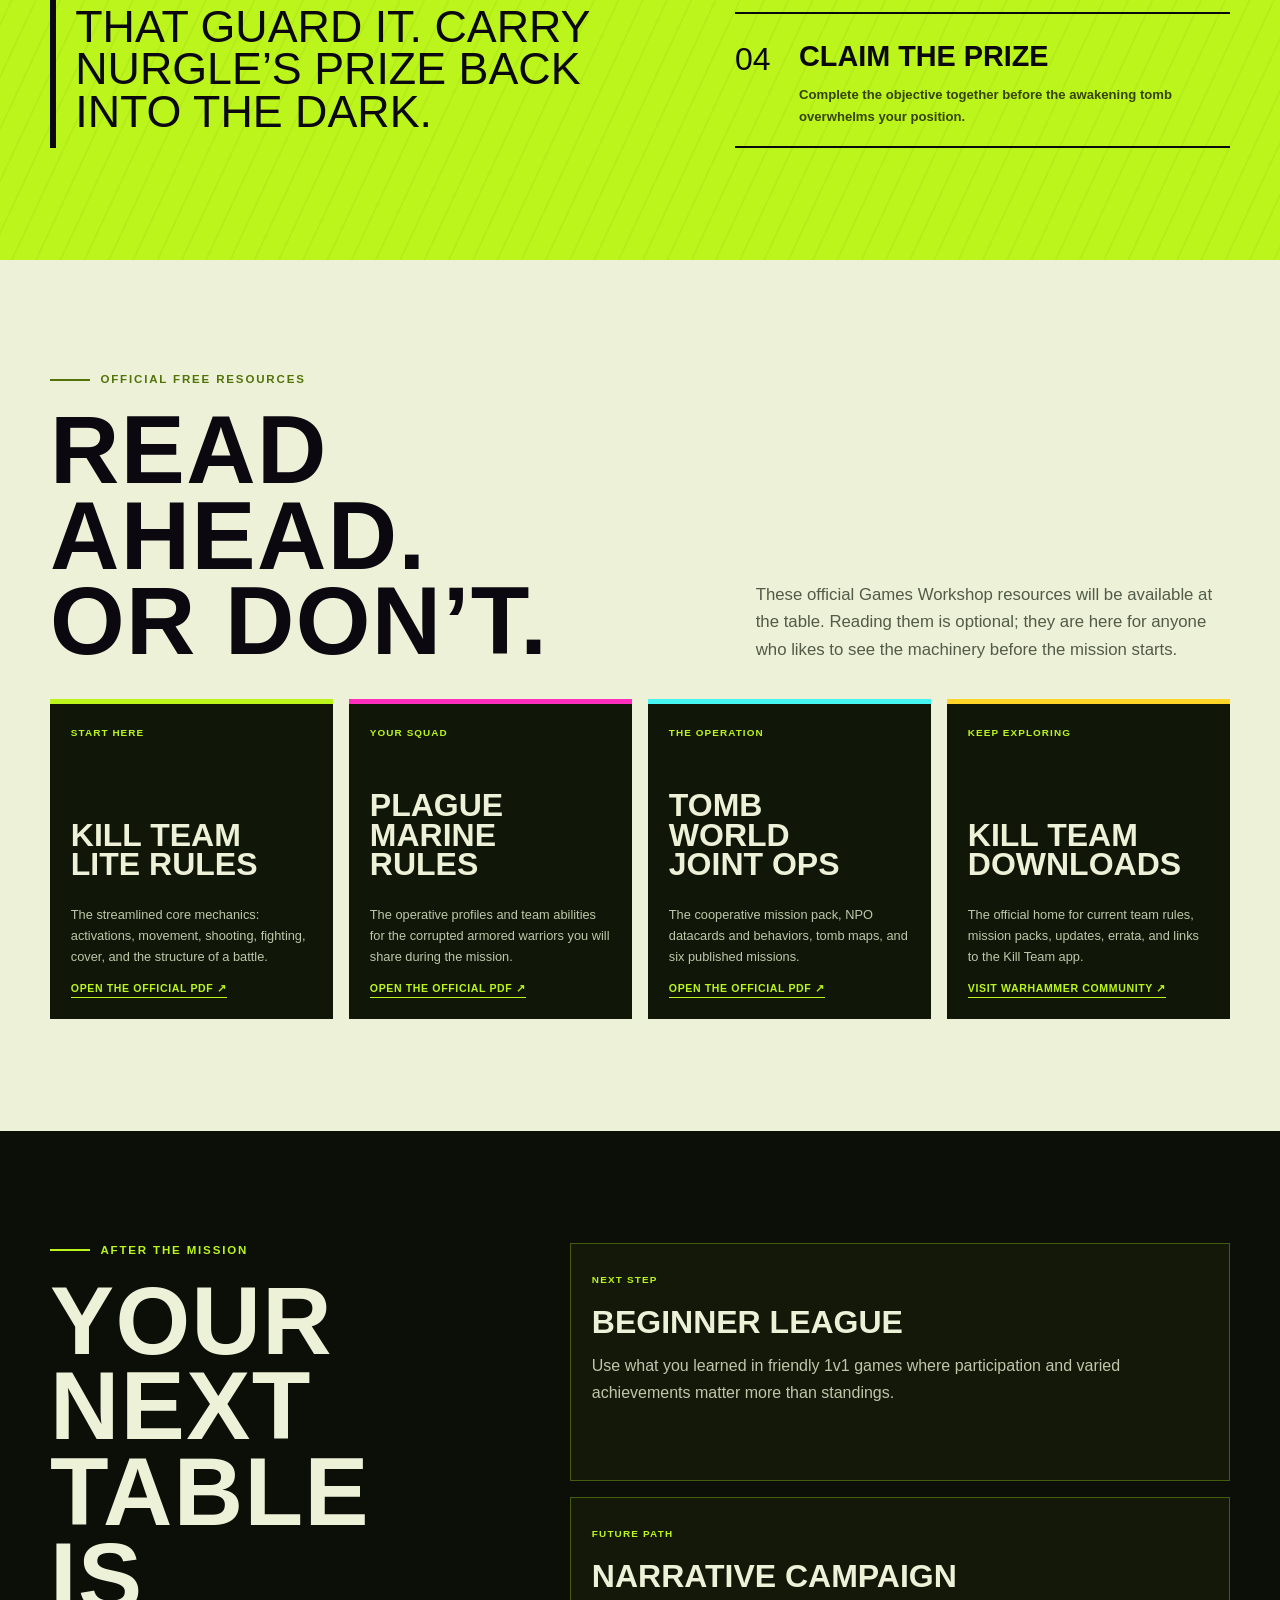
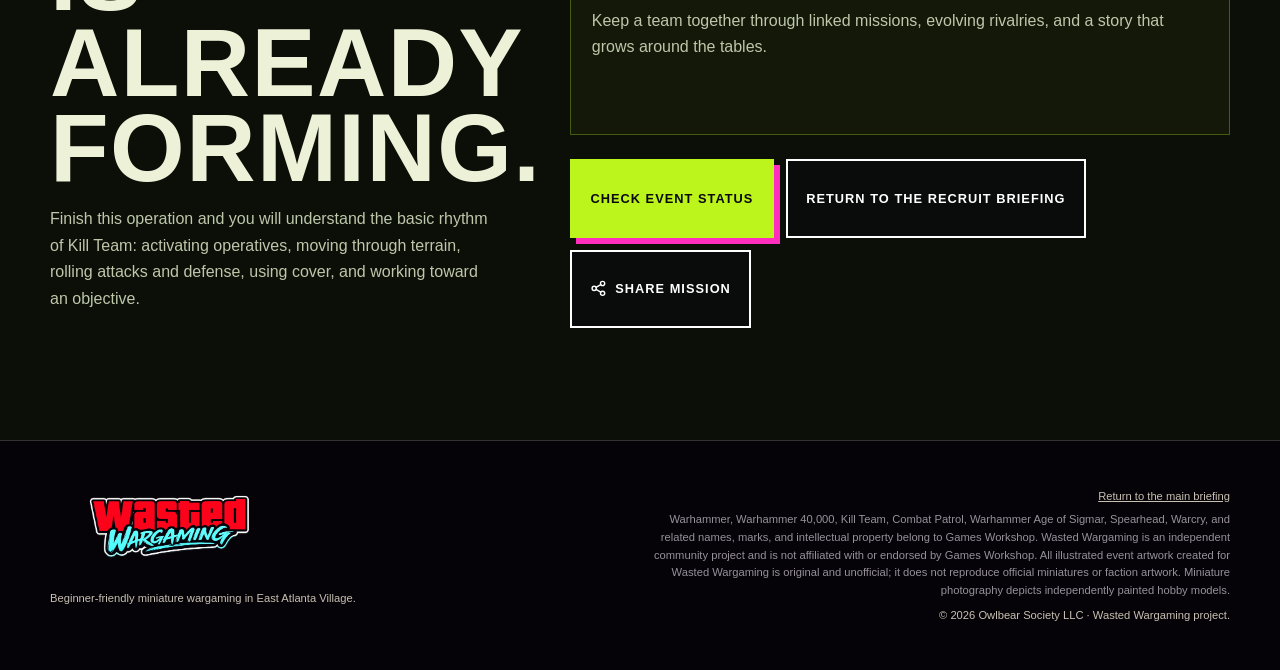
<file: joint-ops.html>
<!doctype html>
<html lang="en">
<head>
  <meta charset="utf-8">
  <meta name="viewport" content="width=device-width, initial-scale=1">
  <meta name="description" content="Preview Wasted Wargaming's beginner-friendly Kill Team: Joint Ops mission, planned for the Fall 2026 launch in East Atlanta Village.">
  <meta property="og:title" content="Joint Ops: Tomb World | Wasted Wargaming">
  <meta property="og:description" content="The tomb is waking. Get the first Recruit mission alert for Wasted Wargaming's Fall 2026 launch.">
  <meta property="og:type" content="website">
  <meta property="og:url" content="https://www.wastedwargaming.com/joint-ops.html">
  <meta name="theme-color" content="#111708">
  <link rel="icon" type="image/png" sizes="256x256" href="assets/images/branding/wasted-wargaming-favicon.png">
  <link rel="apple-touch-icon" href="assets/images/branding/wasted-wargaming-favicon.png">
  <title>Joint Ops: Tomb World | Wasted Wargaming</title>
  <link rel="stylesheet" href="assets/css/styles.css?v=20260801-meetup-mono">
  <script src="assets/js/events-data.js?v=20260731-octarius" defer></script>
  <script src="assets/js/gallery-data.js?v=20260801-featured-gallery-2" defer></script>
  <script src="assets/js/navigation.js?v=20260731-shared-nav" defer></script>
  <script src="assets/js/site.js?v=20260731-event-page-sharing" defer></script>
  <script src="assets/js/joint-ops-gallery.js?v=20260731-featured-fallback" defer></script>
</head>
<!-- Future event pages can reuse sharing by loading events-data.js, setting data-event-page-id,
     and adding data-event-share-open to any Share button. -->
<body class="joint-ops-page" data-event-page-id="first-gathering-tbd">
  <a class="skip-link" href="#main">Skip to the mission briefing</a>

  <header class="site-header site-header--solid joint-ops-header" data-header data-site-navigation>
    <noscript><a class="wordmark" href="index.html#top">Wasted Wargaming home</a></noscript>
  </header>

  <main id="main">
    <section class="joint-ops-hero" aria-labelledby="joint-ops-title">
      <div class="joint-ops-hero__art" aria-hidden="true"></div>
      <div class="shell joint-ops-hero__content">
        <p class="eyebrow"><span>Recruit operation // 001</span> Kill Team: Joint Ops</p>
        <p class="launch-status">Planned for Fall 2026 after Joystick opens in EAV</p>
        <p class="joint-ops-hero__access">No experience required · Everything provided</p>
        <h1 id="joint-ops-title">The tomb<br>is waking.</h1>
        <p class="joint-ops-hero__lede">Four new players will face the mission together while an experienced Commander teaches every rule as it becomes useful.</p>
        <div class="joint-ops-hero__actions">
          <a class="button button--primary meetup-button" href="https://meetup.com/wastedwargaming" target="_blank" rel="noopener noreferrer"><img src="assets/icons/meetup.svg" alt="" width="22" height="22"> Get the first mission alert</a>
          <a class="button button--ghost" href="recruit.html">Read the Recruit briefing</a>
          <button class="button button--ghost event-page-share" type="button" data-event-share-open>Share mission</button>
        </div>
      </div>
      <ul class="joint-ops-facts" aria-label="Mission quick facts">
        <li><small>Learning team</small><strong>4 recruits</strong></li>
        <li><small>Guide and adversary</small><strong>1 Commander</strong></li>
        <li><small>Format</small><strong>Cooperative</strong></li>
        <li><small>Preparation</small><strong>None required</strong></li>
      </ul>
    </section>

    <section class="section joint-ops-welcome" id="expect" aria-labelledby="expect-title">
      <div class="shell">
        <div class="section-heading">
          <div>
            <div class="section-tag">Your first deployment</div>
            <h2 id="expect-title">You arrive.<br>We handle the rest.</h2>
          </div>
          <div class="joint-ops-welcome__copy">
            <p>You do not need to own miniatures, read a rulebook, build an army, or know what any of the jargon means. We will have a fully prepared table waiting.</p>
            <p>The featured learning table is built for <strong>four recruits and one Commander</strong>. The recruits share one squad of Plague Marines; the Commander sets up the terrain, objectives, enemy models, tokens, and reference materials before play begins.</p>
          </div>
        </div>

        <ul class="joint-ops-kit" aria-label="Everything provided for the game">
          <li><span>01</span><strong>Hand-painted miniatures</strong><small>Your Plague Marines and every tomb defender.</small></li>
          <li><span>02</span><strong>A complete killzone</strong><small>Terrain, board, objectives, and the awakening tomb.</small></li>
          <li><span>03</span><strong>Dice and tokens</strong><small>Every tool needed to move, fight, and track the mission.</small></li>
          <li><span>04</span><strong>Rules at the table</strong><small>Printed references plus a Commander explaining them step by step.</small></li>
        </ul>

        <div class="joint-ops-night" aria-label="Event schedule and cost">
          <div><small>6:00 PM</small><strong>Meet at Joystick</strong><span>Happy Hour, introductions, and team assignments.</span></div>
          <div><small>7:00–10:00 PM</small><strong>Play at Dice City</strong><span>Walk over together and enter the tomb.</span></div>
          <div><small>Cost</small><strong>$10 to play</strong><span>Dice City’s normal table fee; Wasted Wargaming adds no fee.</span></div>
        </div>
        <div class="provisional-notice provisional-notice--tomb" role="note" aria-label="First event date is pending">
          <span class="provisional-notice__stamp" aria-hidden="true">Date pending</span>
          <div><strong>First event date: <s>To be announced</s></strong><p>The mission is planned for the Fall 2026 launch. Follow Meetup for the exact date, RSVP, and capacity notice.</p></div>
        </div>
      </div>
    </section>

    <section class="section joint-ops-explainer" id="joint-ops" aria-labelledby="joint-ops-explainer-title">
      <div class="shell joint-ops-explainer__grid">
        <div>
          <div class="section-tag">How Joint Ops works</div>
          <h2 id="joint-ops-explainer-title">Your team versus<br>the tomb.</h2>
          <p class="joint-ops-explainer__lead"><strong>Joint Ops</strong> is Kill Team’s cooperative player-versus-environment mode. Instead of beginning with a competitive match against another new player, everyone at the learning table works toward the same objective.</p>
          <p>The enemy models are called <strong>NPOs: non-player operatives</strong>. “Operative” is simply Kill Team’s word for one miniature in the battle. NPOs follow behaviors in the mission rules that tell them how to move, choose targets, and attack.</p>
          <p>For this event, the Commander will run those NPOs for you. They will still follow the published Tomb World rules, but the Commander handles the enemy decisions and dice so the four recruits can focus on their own operatives, the story, and learning at a comfortable pace.</p>
        </div>

        <div class="joint-ops-table" aria-label="Who controls what during the game">
          <p class="joint-ops-table__label">Table signal</p>
          <div class="joint-ops-table__side joint-ops-table__side--recruits">
            <figure class="faction-gallery faction-gallery--death-guard" data-faction-gallery="death-guard">
              <a class="faction-gallery__image" href="gallery.html#archive" data-faction-gallery-link aria-label="Open this Death Guard miniature in the community gallery">
                <img src="assets/images/gallery/death-guard-01.jpg" alt="Hand-painted Death Guard miniature in corroded green armor carrying an elaborate branching staff." width="1599" height="1600" data-faction-gallery-image>
              </a>
              <figcaption>
                <span>Death Guard</span>
              </figcaption>
              <button class="faction-gallery__next" type="button" data-faction-gallery-next aria-label="Show another Death Guard miniature"><span aria-hidden="true">→</span></button>
            </figure>
            <span>Four recruits</span>
            <strong>Share the Plague Marine team</strong>
            <p>Choose actions together, move your operatives, roll the dice, and make the mission yours.</p>
          </div>
          <div class="joint-ops-table__versus" aria-hidden="true">Co-op</div>
          <div class="joint-ops-table__side joint-ops-table__side--commander">
            <figure class="faction-gallery faction-gallery--necrons" data-faction-gallery="necrons">
              <a class="faction-gallery__image" href="gallery.html#archive" data-faction-gallery-link aria-label="Open this Necron miniature in the community gallery">
                <img src="assets/images/gallery/necrons-01.jpg" alt="Hand-painted Necron miniature with bronze armor, bright blue cubes, green lights, and a tall staff." width="900" height="1600" data-faction-gallery-image>
              </a>
              <figcaption>
                <span>Necrons</span>
              </figcaption>
              <button class="faction-gallery__next" type="button" data-faction-gallery-next aria-label="Show another Necron miniature"><span aria-hidden="true">→</span></button>
            </figure>
            <span>One Commander</span>
            <strong>Runs the tomb and its NPOs</strong>
            <p>Sets the scene, teaches each new rule, and manages the Necron defenses according to their behaviors.</p>
          </div>
        </div>
      </div>

      <div class="shell joint-ops-why">
        <div>
          <span>Why we chose it</span>
          <h3>Learn together. Win or lose together.</h3>
        </div>
        <p>There is no opponent waiting to punish a beginner mistake and no expectation that you memorize every option. The Commander can pause the action, answer questions, demonstrate a rule, and rewind a misunderstanding. The goal is to finish knowing how Kill Team feels and wanting another game.</p>
      </div>
    </section>

    <section class="section tomb-mission" id="mission" aria-labelledby="mission-title">
      <div class="tomb-mission__signal" aria-hidden="true"></div>
      <div class="shell tomb-mission__grid">
        <div class="tomb-mission__order">
          <p>Mission order // Artifact recovery</p>
          <h2 id="mission-title">Survive the awakening.<br>Claim the prize.</h2>
          <p class="tomb-mission__lead">You are Plague Marines: corrupted superhuman soldiers, now servants of Nurgle, the plague god. Your armor is ruined, your bodies are worse, and still you advance.</p>
          <p>Beneath a dead world lies a sealed Necron tomb complex. Somewhere in its lightless passages waits a mysterious artifact promised to your patron. Your squad has been sent underground to take it.</p>
          <p>Then the tomb begins to wake.</p>
          <p>Ancient systems ignite in radioactive green. Doors grind open. Soulless automata rise from alcoves where they have waited for ages without number. The deeper you push, the more of the sleeping alien defenses answer the alarm.</p>
          <blockquote>Find the artifact. Break the machines that guard it. Carry Nurgle’s prize back into the dark.</blockquote>
        </div>

        <ol class="mission-beats" aria-label="The first mission progression">
          <li><span>01</span><div><strong>Enter the complex</strong><p>Learn movement, positioning, orders, and how terrain shapes the battlefield.</p></div></li>
          <li><span>02</span><div><strong>Make contact</strong><p>The first sentries activate. Learn shooting, defense dice, damage, and cover.</p></div></li>
          <li><span>03</span><div><strong>Push through</strong><p>Coordinate the squad, fight at close range, and choose when to take a risk for the mission.</p></div></li>
          <li><span>04</span><div><strong>Claim the prize</strong><p>Complete the objective together before the awakening tomb overwhelms your position.</p></div></li>
        </ol>
      </div>
    </section>

    <section class="section joint-ops-rules" id="resources" aria-labelledby="resources-title">
      <div class="shell">
        <div class="section-heading section-heading--tight">
          <div>
            <div class="section-tag">Official free resources</div>
            <h2 id="resources-title">Read ahead.<br>Or don’t.</h2>
          </div>
          <p>These official Games Workshop resources will be available at the table. Reading them is optional; they are here for anyone who likes to see the machinery before the mission starts.</p>
        </div>

        <div class="rules-grid">
          <article>
            <span>Start here</span>
            <h3>Kill Team Lite Rules</h3>
            <p>The streamlined core mechanics: activations, movement, shooting, fighting, cover, and the structure of a battle.</p>
            <a href="https://assets.warhammer-community.com/rules-downloads/kill-team/key-downloads/kill-team-lite-rules/killteam_keydownloads_literules_eng_02.10.24.pdf" rel="noopener noreferrer">Open the official PDF <span aria-hidden="true">↗</span></a>
          </article>
          <article>
            <span>Your squad</span>
            <h3>Plague Marine Rules</h3>
            <p>The operative profiles and team abilities for the corrupted armored warriors you will share during the mission.</p>
            <a href="https://assets.warhammer-community.com/eng_29-10_kill_team_team_rules_plague_marines-aq5mhbmkrk-yuzqskgscs.pdf" rel="noopener noreferrer">Open the official PDF <span aria-hidden="true">↗</span></a>
          </article>
          <article>
            <span>The operation</span>
            <h3>Tomb World Joint Ops</h3>
            <p>The cooperative mission pack, NPO datacards and behaviors, tomb maps, and six published missions.</p>
            <a href="https://assets.warhammer-community.com/eng_19-11_kt_mission_pack_tomb_world-nmh1irpi3k-61f8fzzxqa.pdf" rel="noopener noreferrer">Open the official PDF <span aria-hidden="true">↗</span></a>
          </article>
          <article>
            <span>Keep exploring</span>
            <h3>Kill Team Downloads</h3>
            <p>The official home for current team rules, mission packs, updates, errata, and links to the Kill Team app.</p>
            <a href="https://www.warhammer-community.com/en-gb/downloads/kill-team/" rel="noopener noreferrer">Visit Warhammer Community <span aria-hidden="true">↗</span></a>
          </article>
        </div>

      </div>
    </section>

    <section class="section after-action" aria-labelledby="after-action-title">
      <div class="shell after-action__grid">
        <div>
          <div class="section-tag">After the mission</div>
          <h2 id="after-action-title">Your next table<br>is already forming.</h2>
          <p>Finish this operation and you will understand the basic rhythm of Kill Team: activating operatives, moving through terrain, rolling attacks and defense, using cover, and working toward an objective.</p>
        </div>
        <div class="after-action__routes">
          <article><span>Next step</span><h3>Beginner league</h3><p>Use what you learned in friendly 1v1 games where participation and varied achievements matter more than standings.</p></article>
          <article><span>Future path</span><h3>Narrative campaign</h3><p>Keep a team together through linked missions, evolving rivalries, and a story that grows around the tables.</p></article>
          <div class="after-action__buttons">
            <a class="button button--primary" href="index.html#events">Check event status</a>
            <a class="button button--ghost" href="recruit.html">Return to the recruit briefing</a>
            <button class="button button--ghost event-page-share" type="button" data-event-share-open>Share mission</button>
          </div>
        </div>
      </div>
    </section>
  </main>

  <footer class="site-footer">
    <div class="shell site-footer__inner">
      <div>
        <a class="footer-logo" href="index.html#top" aria-label="Wasted Wargaming home">
          <img src="assets/images/branding/wasted-wargaming-logo.png" alt="" width="1536" height="1024" loading="lazy">
        </a>
        <p>Beginner-friendly miniature wargaming in East Atlanta Village.</p>
      </div>
      <div class="site-footer__meta">
        <p><a href="index.html">Return to the main briefing</a></p>
        <p class="site-footer__legal">Warhammer, Warhammer 40,000, Kill Team, Combat Patrol, Warhammer Age of Sigmar, Spearhead, Warcry, and related names, marks, and intellectual property belong to Games Workshop. Wasted Wargaming is an independent community project and is not affiliated with or endorsed by Games Workshop. All illustrated event artwork created for Wasted Wargaming is original and unofficial; it does not reproduce official miniatures or faction artwork. Miniature photography depicts independently painted hobby models.</p>
        <p>&copy; <span data-year></span> Owlbear Society LLC · Wasted Wargaming project.</p>
      </div>
    </div>
  </footer>
</body>
</html>
</file>
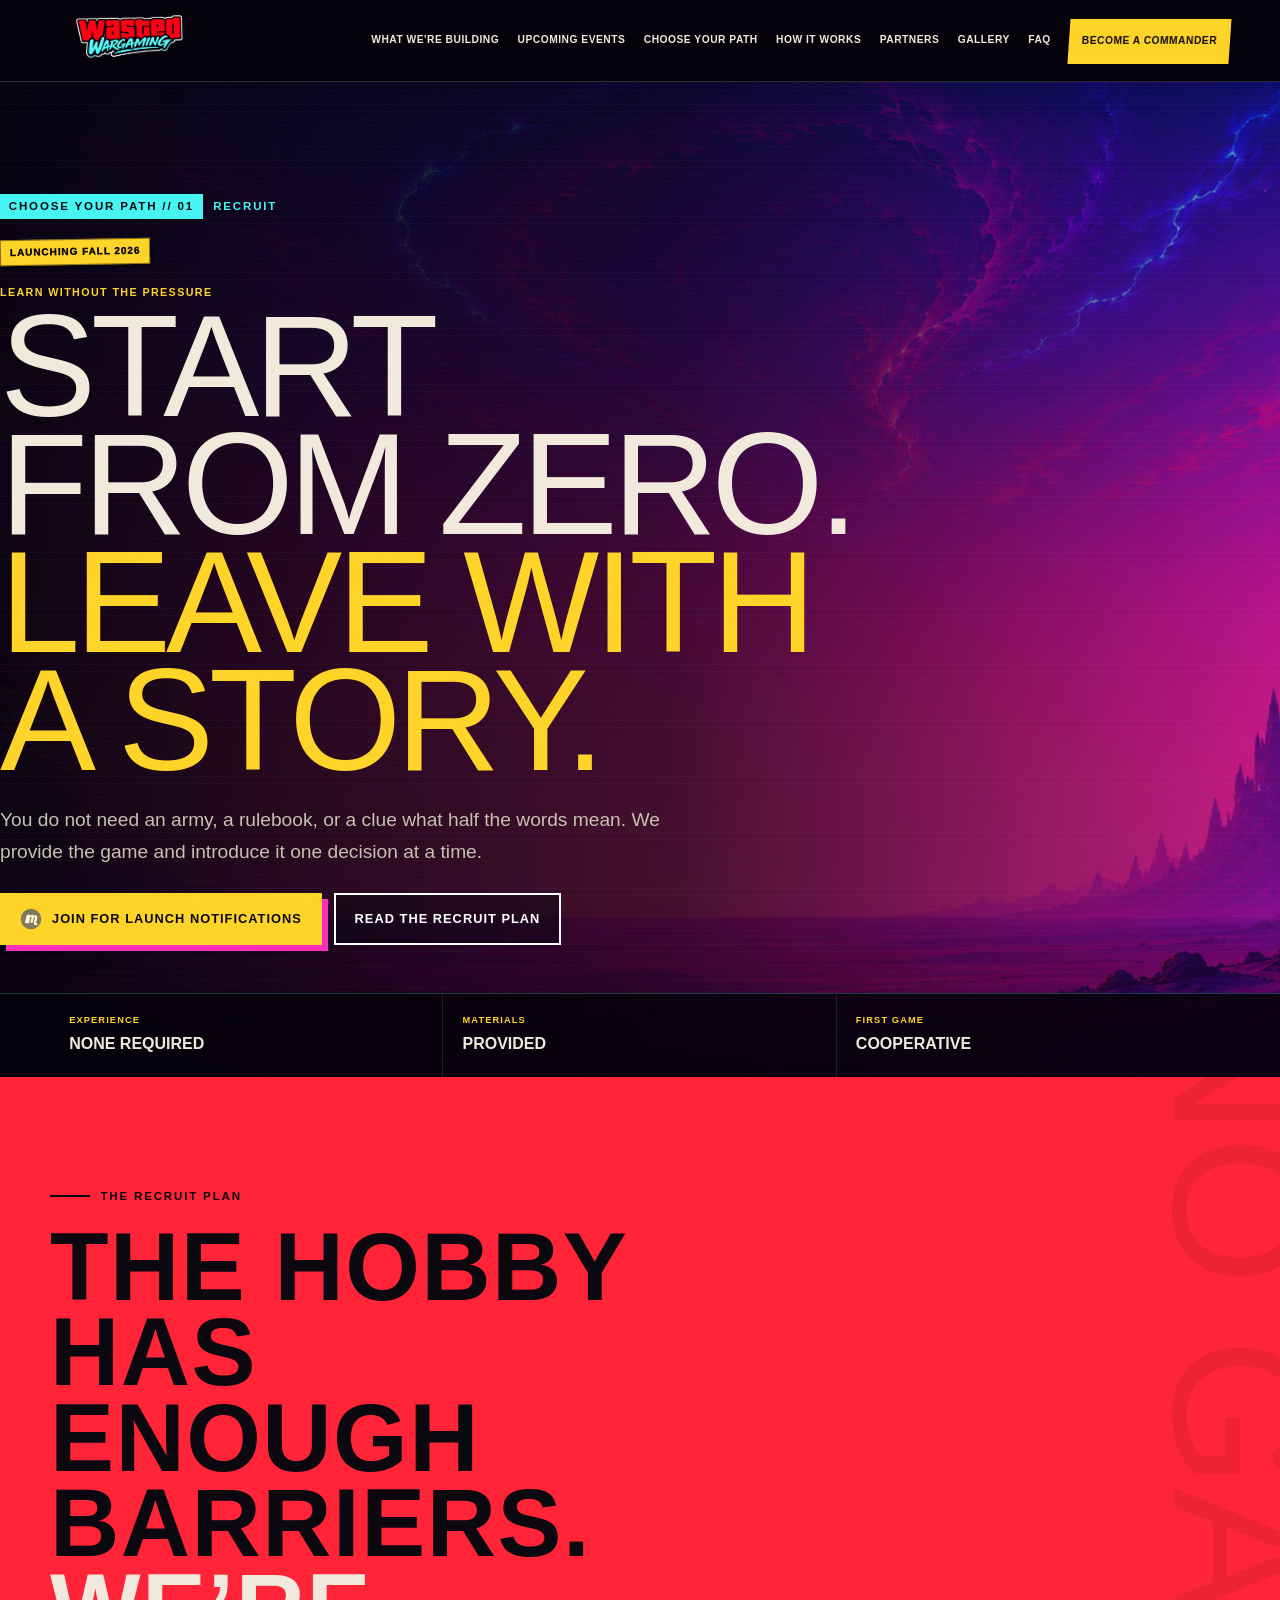
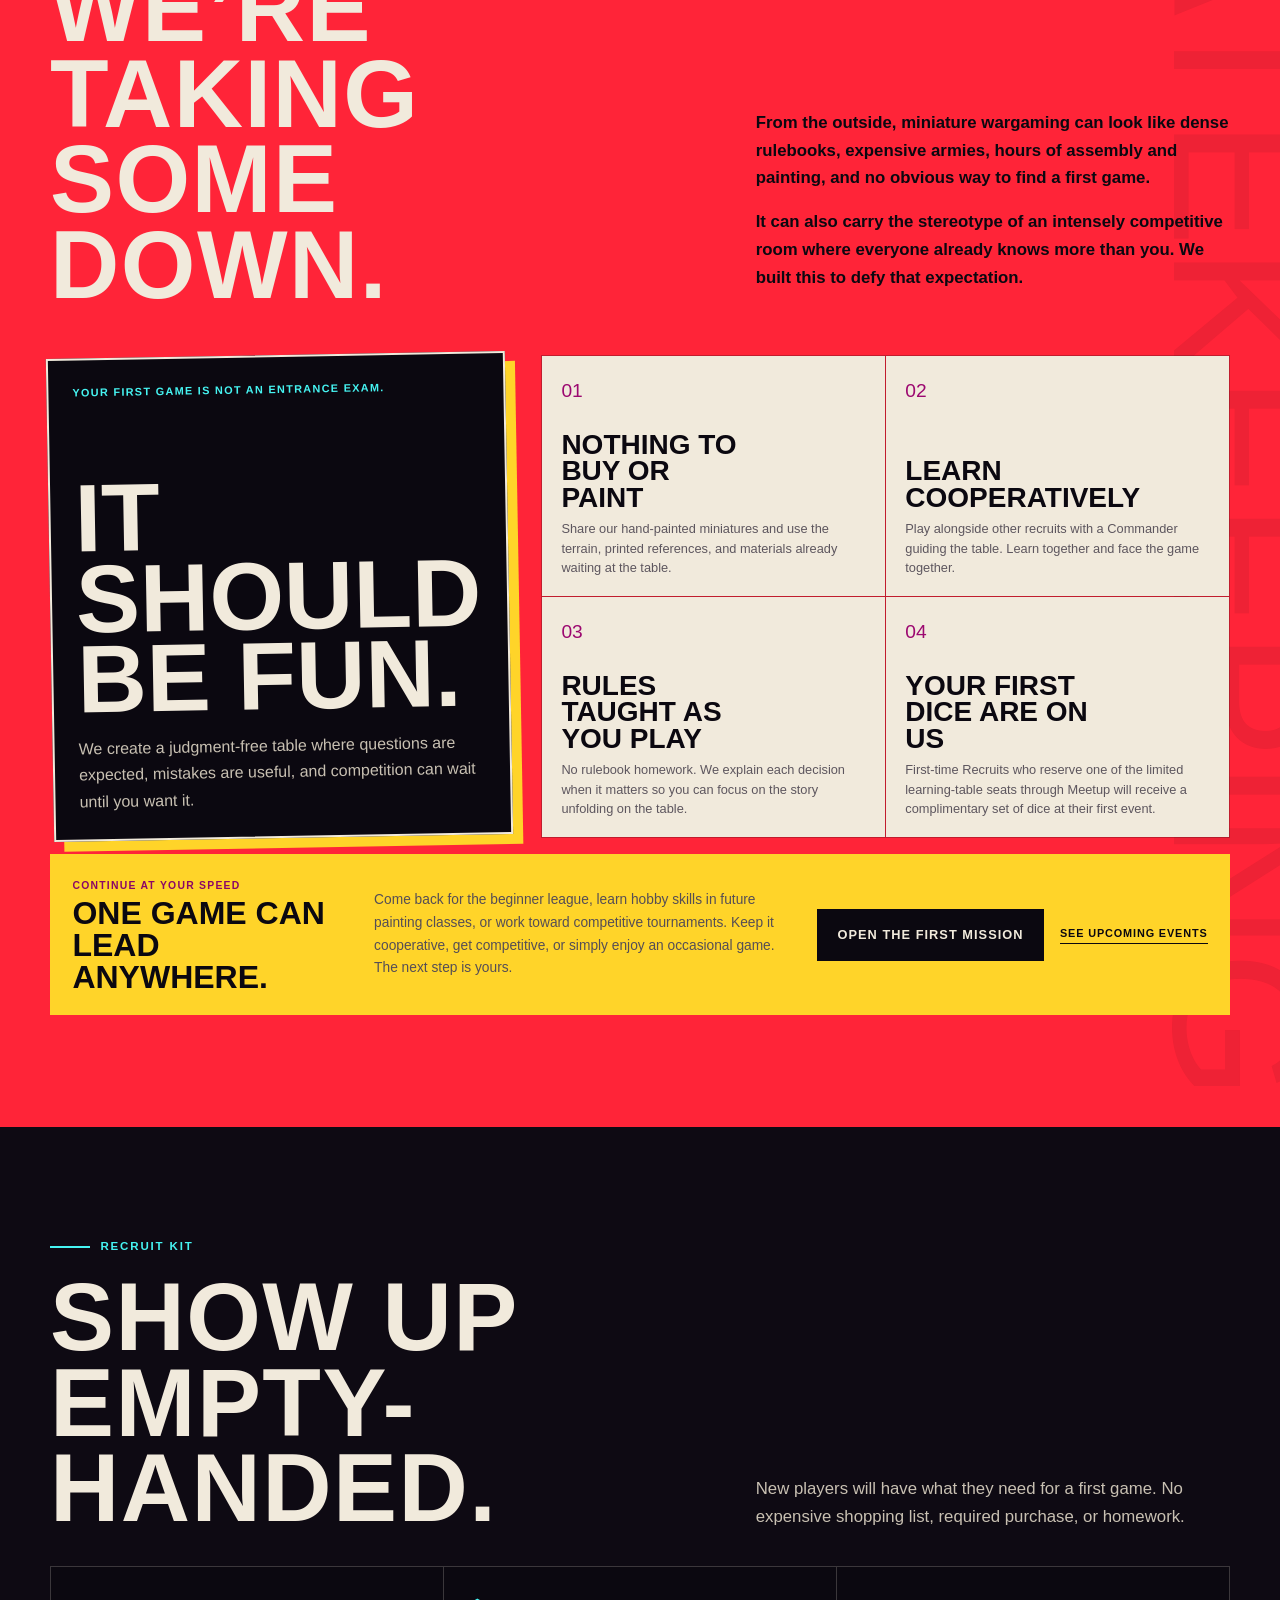
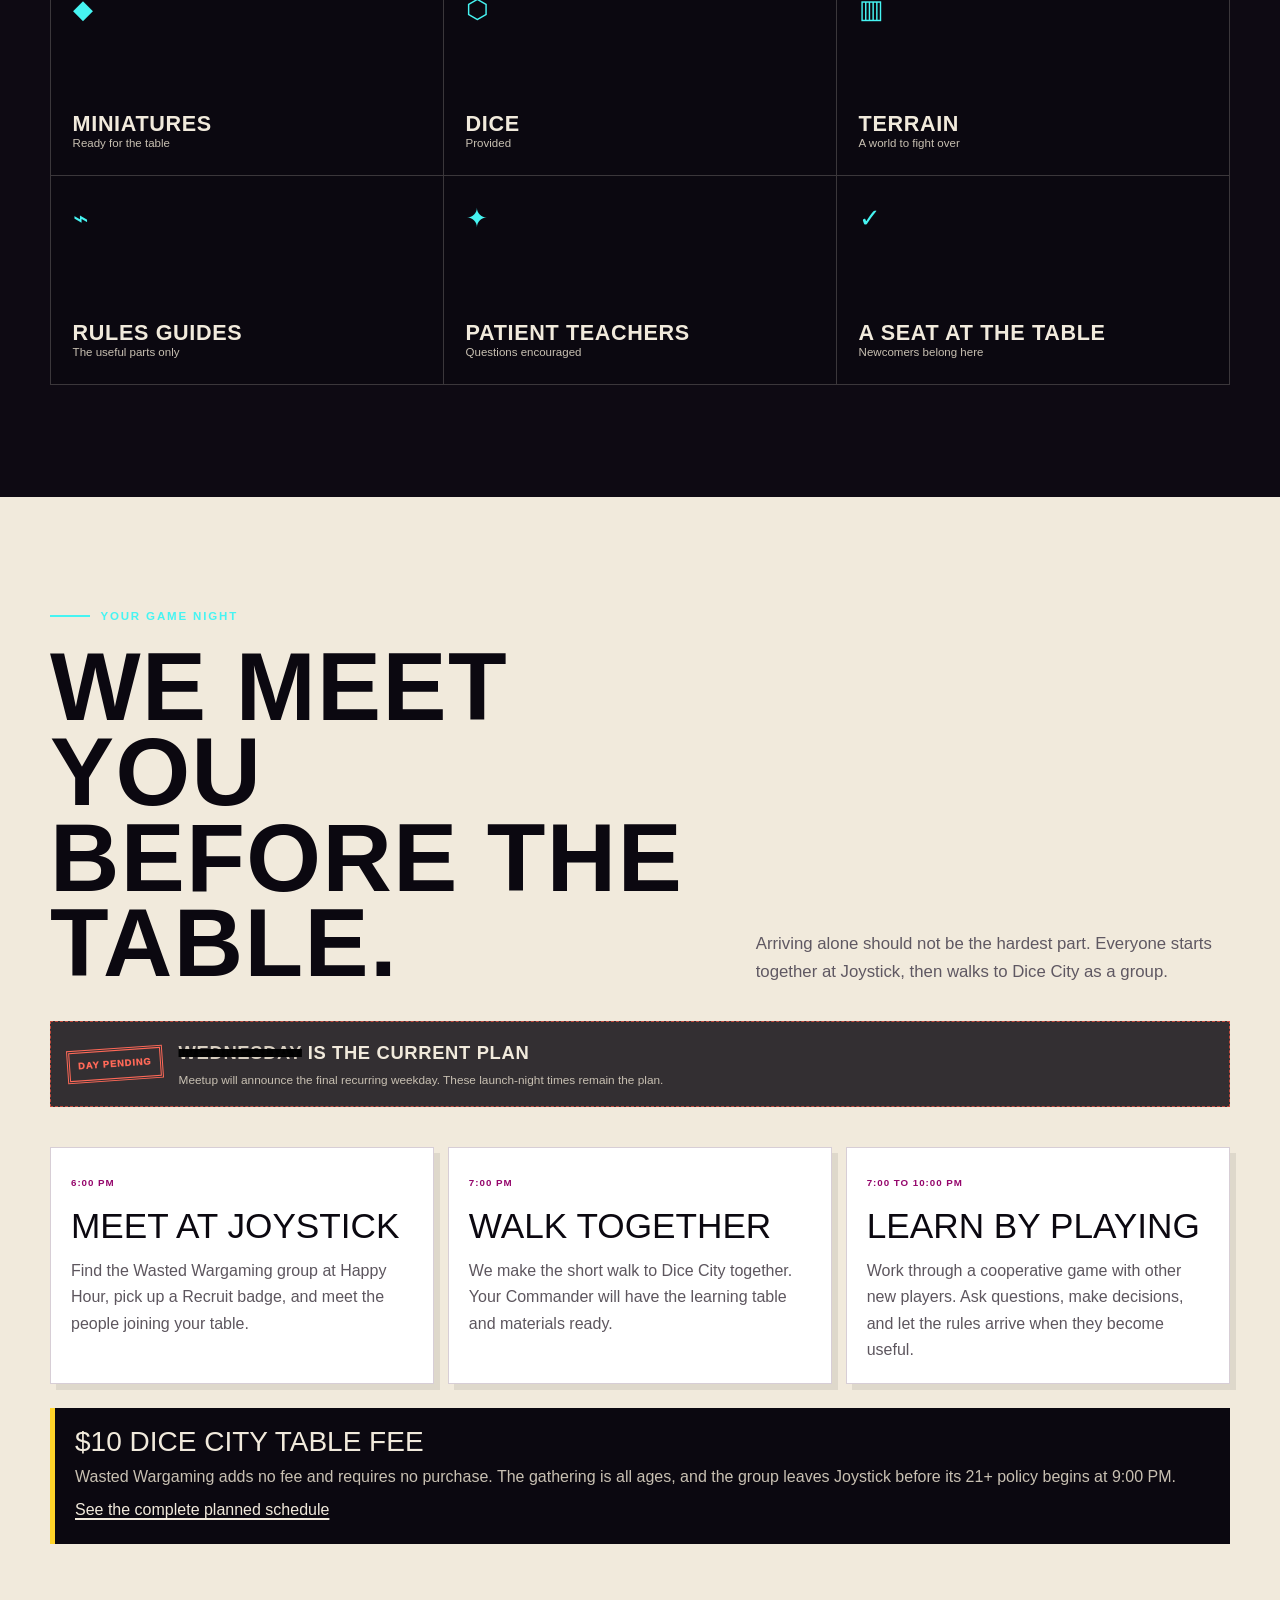
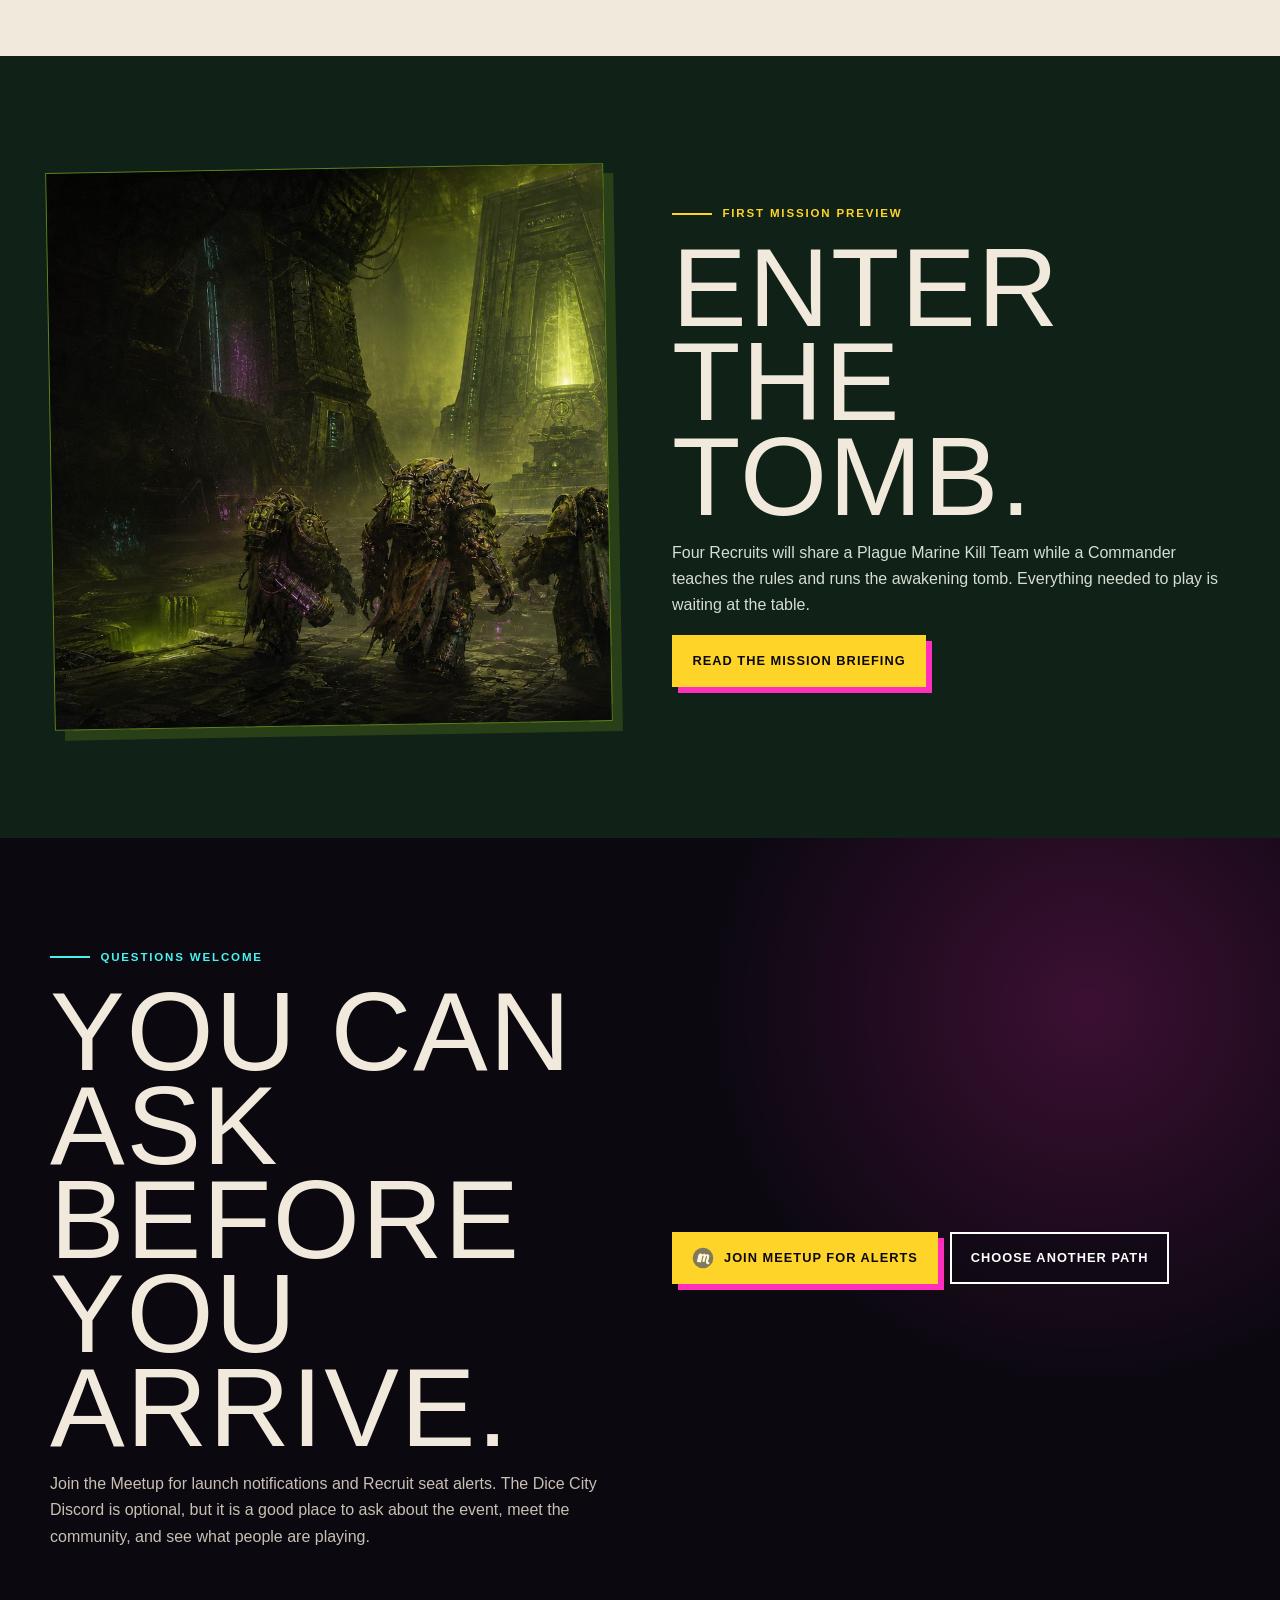
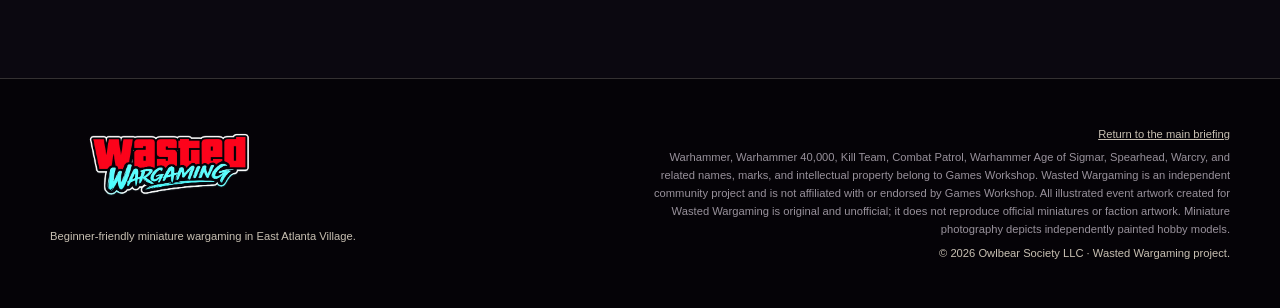
<file: recruit.html>
<!doctype html>
<html lang="en">
<head>
  <meta charset="utf-8">
  <meta name="viewport" content="width=device-width, initial-scale=1">
  <meta name="description" content="Start miniature wargaming without pressure when Wasted Wargaming launches in EAV in Fall 2026. Join Meetup for Recruit seat alerts.">
  <meta property="og:title" content="Recruit Briefing | Wasted Wargaming">
  <meta property="og:description" content="No experience, miniatures, or purchases required. Get the Fall 2026 Recruit launch alert on Meetup.">
  <meta property="og:type" content="website">
  <meta property="og:url" content="https://www.wastedwargaming.com/recruit.html">
  <meta name="theme-color" content="#ff2538">
  <link rel="icon" type="image/png" sizes="256x256" href="assets/images/branding/wasted-wargaming-favicon.png">
  <link rel="apple-touch-icon" href="assets/images/branding/wasted-wargaming-favicon.png">
  <title>Recruit Briefing | Wasted Wargaming</title>
  <link rel="stylesheet" href="assets/css/styles.css?v=20260801-meetup-mono">
  <script src="assets/js/navigation.js?v=20260731-path-pages" defer></script>
  <script src="assets/js/site.js?v=20260731-event-page-sharing" defer></script>
</head>
<body class="path-page path-page--recruit">
  <a class="skip-link" href="#main">Skip to the Recruit briefing</a>

  <header class="site-header site-header--solid" data-header data-site-navigation>
    <noscript><a class="wordmark" href="index.html#top">Wasted Wargaming home</a></noscript>
  </header>

  <main id="main">
    <section class="path-hero path-hero--recruit" aria-labelledby="recruit-page-title">
      <div class="path-hero__vista" aria-hidden="true"></div>
      <div class="shell path-hero__content">
        <p class="eyebrow"><span>Choose your path // 01</span> Recruit</p>
        <p class="launch-status">Launching Fall 2026</p>
        <p class="path-hero__role">Learn without the pressure</p>
        <h1 id="recruit-page-title">Start from zero.<br><em>Leave with a story.</em></h1>
        <p class="path-hero__lede">You do not need an army, a rulebook, or a clue what half the words mean. We provide the game and introduce it one decision at a time.</p>
        <div class="path-hero__actions">
          <a class="button button--primary meetup-button" href="https://meetup.com/wastedwargaming" target="_blank" rel="noopener noreferrer"><img src="assets/icons/meetup.svg" alt="" width="22" height="22"> Join for launch notifications</a>
          <a class="button button--ghost" href="#recruit-plan">Read the Recruit plan</a>
        </div>
      </div>
      <ul class="path-facts" aria-label="Recruit essentials">
        <li><small>Experience</small><strong>None required</strong></li>
        <li><small>Materials</small><strong>Provided</strong></li>
        <li><small>First game</small><strong>Cooperative</strong></li>
      </ul>
    </section>

    <section class="section recruit-brief" id="recruit-plan" aria-labelledby="recruit-plan-title">
      <div class="shell">
        <div class="recruit-brief__intro">
          <div>
            <div class="section-tag">The Recruit plan</div>
            <h2 id="recruit-plan-title">The hobby has enough barriers.<br><span>We’re taking some down.</span></h2>
          </div>
          <div class="recruit-brief__lead">
            <p>From the outside, miniature wargaming can look like dense rulebooks, expensive armies, hours of assembly and painting, and no obvious way to find a first game.</p>
            <p>It can also carry the stereotype of an intensely competitive room where everyone already knows more than you. <strong>We built this to defy that expectation.</strong></p>
          </div>
        </div>

        <div class="recruit-promise">
          <div class="recruit-promise__statement">
            <p>Your first game is not an entrance exam.</p>
            <h3>It should be fun.</h3>
            <p>We create a judgment-free table where questions are expected, mistakes are useful, and competition can wait until you want it.</p>
          </div>
          <div class="recruit-proof">
            <article><span>01</span><h3>Nothing to buy or paint</h3><p>Share our hand-painted miniatures and use the terrain, printed references, and materials already waiting at the table.</p></article>
            <article><span>02</span><h3>Learn cooperatively</h3><p>Play alongside other recruits with a Commander guiding the table. Learn together and face the game together.</p></article>
            <article><span>03</span><h3>Rules taught as you play</h3><p>No rulebook homework. We explain each decision when it matters so you can focus on the story unfolding on the table.</p></article>
            <article><span>04</span><h3>Your first dice are on us</h3><p>First-time Recruits who reserve one of the limited learning-table seats through Meetup will receive a complimentary set of dice at their first event.</p></article>
          </div>
        </div>

        <div class="recruit-next">
          <div><p class="recruit-next__label">Continue at your speed</p><h3>One game can lead anywhere.</h3></div>
          <p>Come back for the beginner league, learn hobby skills in future painting classes, or work toward competitive tournaments. Keep it cooperative, get competitive, or simply enjoy an occasional game. The next step is yours.</p>
          <div class="recruit-next__actions">
            <a class="button" href="joint-ops.html">Open the first mission</a>
            <a class="recruit-next__text-link" href="index.html#events">See upcoming events</a>
          </div>
        </div>
      </div>
    </section>

    <section class="section kit" aria-labelledby="recruit-kit-title">
      <div class="shell">
        <div class="section-heading section-heading--tight">
          <div><div class="section-tag">Recruit kit</div><h2 id="recruit-kit-title">Show up empty-handed.</h2></div>
          <p>New players will have what they need for a first game. No expensive shopping list, required purchase, or homework.</p>
        </div>
        <ul class="kit-grid">
          <li><span aria-hidden="true">◆</span><strong>Miniatures</strong><small>Ready for the table</small></li>
          <li><span aria-hidden="true">⬡</span><strong>Dice</strong><small>Provided</small></li>
          <li><span aria-hidden="true">▥</span><strong>Terrain</strong><small>A world to fight over</small></li>
          <li><span aria-hidden="true">⌁</span><strong>Rules guides</strong><small>The useful parts only</small></li>
          <li><span aria-hidden="true">✦</span><strong>Patient teachers</strong><small>Questions encouraged</small></li>
          <li><span aria-hidden="true">✓</span><strong>A seat at the table</strong><small>Newcomers belong here</small></li>
        </ul>
      </div>
    </section>

    <section class="section path-practical" aria-labelledby="recruit-wednesday-title">
      <div class="shell">
        <div class="section-heading section-heading--tight">
          <div><div class="section-tag">Your game night</div><h2 id="recruit-wednesday-title">We meet you<br>before the table.</h2></div>
          <p>Arriving alone should not be the hardest part. Everyone starts together at Joystick, then walks to Dice City as a group.</p>
        </div>
        <div class="provisional-notice provisional-notice--compact" role="note"><span class="provisional-notice__stamp" aria-hidden="true">Day pending</span><div><strong><s>Wednesday</s> is the current plan</strong><p>Meetup will announce the final recurring weekday. These launch-night times remain the plan.</p></div></div>
        <div class="path-practical__grid">
          <article><span>6:00 PM</span><h3>Meet at Joystick</h3><p>Find the Wasted Wargaming group at Happy Hour, pick up a Recruit badge, and meet the people joining your table.</p></article>
          <article><span>7:00 PM</span><h3>Walk together</h3><p>We make the short walk to Dice City together. Your Commander will have the learning table and materials ready.</p></article>
          <article><span>7:00 to 10:00 PM</span><h3>Learn by playing</h3><p>Work through a cooperative game with other new players. Ask questions, make decisions, and let the rules arrive when they become useful.</p></article>
        </div>
        <div class="path-note">
          <strong>$10 Dice City table fee</strong>
          <p>Wasted Wargaming adds no fee and requires no purchase. The gathering is all ages, and the group leaves Joystick before its 21+ policy begins at 9:00 PM.</p>
          <a class="inline-link" href="index.html#how-it-works">See the complete planned schedule</a>
        </div>
      </div>
    </section>

    <section class="section path-mission" aria-labelledby="recruit-mission-title">
      <div class="shell path-mission__grid">
        <a class="path-mission__image" href="joint-ops.html" aria-label="Open the Enter the Tomb event briefing">
          <img src="assets/images/events/tomb-world-joint-ops-v2.jpg" alt="A green-lit alien tomb complex with armored figures entering its towering interior." width="1536" height="1024" loading="lazy">
        </a>
        <div>
          <div class="section-tag section-tag--light">First mission preview</div>
          <h2 id="recruit-mission-title">Enter the Tomb.</h2>
          <p>Four Recruits will share a Plague Marine Kill Team while a Commander teaches the rules and runs the awakening tomb. Everything needed to play is waiting at the table.</p>
          <a class="button button--primary" href="joint-ops.html">Read the mission briefing</a>
        </div>
      </div>
    </section>

    <section class="section path-cta" aria-labelledby="recruit-cta-title">
      <div class="shell path-cta__inner">
        <div><div class="section-tag">Questions welcome</div><h2 id="recruit-cta-title">You can ask before you arrive.</h2><p>Join the Meetup for launch notifications and Recruit seat alerts. The Dice City Discord is optional, but it is a good place to ask about the event, meet the community, and see what people are playing.</p></div>
        <div class="path-cta__actions">
          <a class="button button--primary meetup-button" href="https://meetup.com/wastedwargaming" target="_blank" rel="noopener noreferrer"><img src="assets/icons/meetup.svg" alt="" width="22" height="22"> Join Meetup for alerts</a>
          <a class="button button--ghost" href="index.html#roles">Choose another path</a>
        </div>
      </div>
    </section>
  </main>

  <footer class="site-footer">
    <div class="shell site-footer__inner">
      <div><a class="footer-logo" href="index.html#top" aria-label="Wasted Wargaming home"><img src="assets/images/branding/wasted-wargaming-logo.png" alt="" width="1536" height="1024" loading="lazy"></a><p>Beginner-friendly miniature wargaming in East Atlanta Village.</p></div>
      <div class="site-footer__meta">
        <p><a href="index.html">Return to the main briefing</a></p>
        <p class="site-footer__legal">Warhammer, Warhammer 40,000, Kill Team, Combat Patrol, Warhammer Age of Sigmar, Spearhead, Warcry, and related names, marks, and intellectual property belong to Games Workshop. Wasted Wargaming is an independent community project and is not affiliated with or endorsed by Games Workshop. All illustrated event artwork created for Wasted Wargaming is original and unofficial; it does not reproduce official miniatures or faction artwork. Miniature photography depicts independently painted hobby models.</p>
        <p>&copy; <span data-year></span> Owlbear Society LLC · Wasted Wargaming project.</p>
      </div>
    </div>
  </footer>
</body>
</html>
</file>
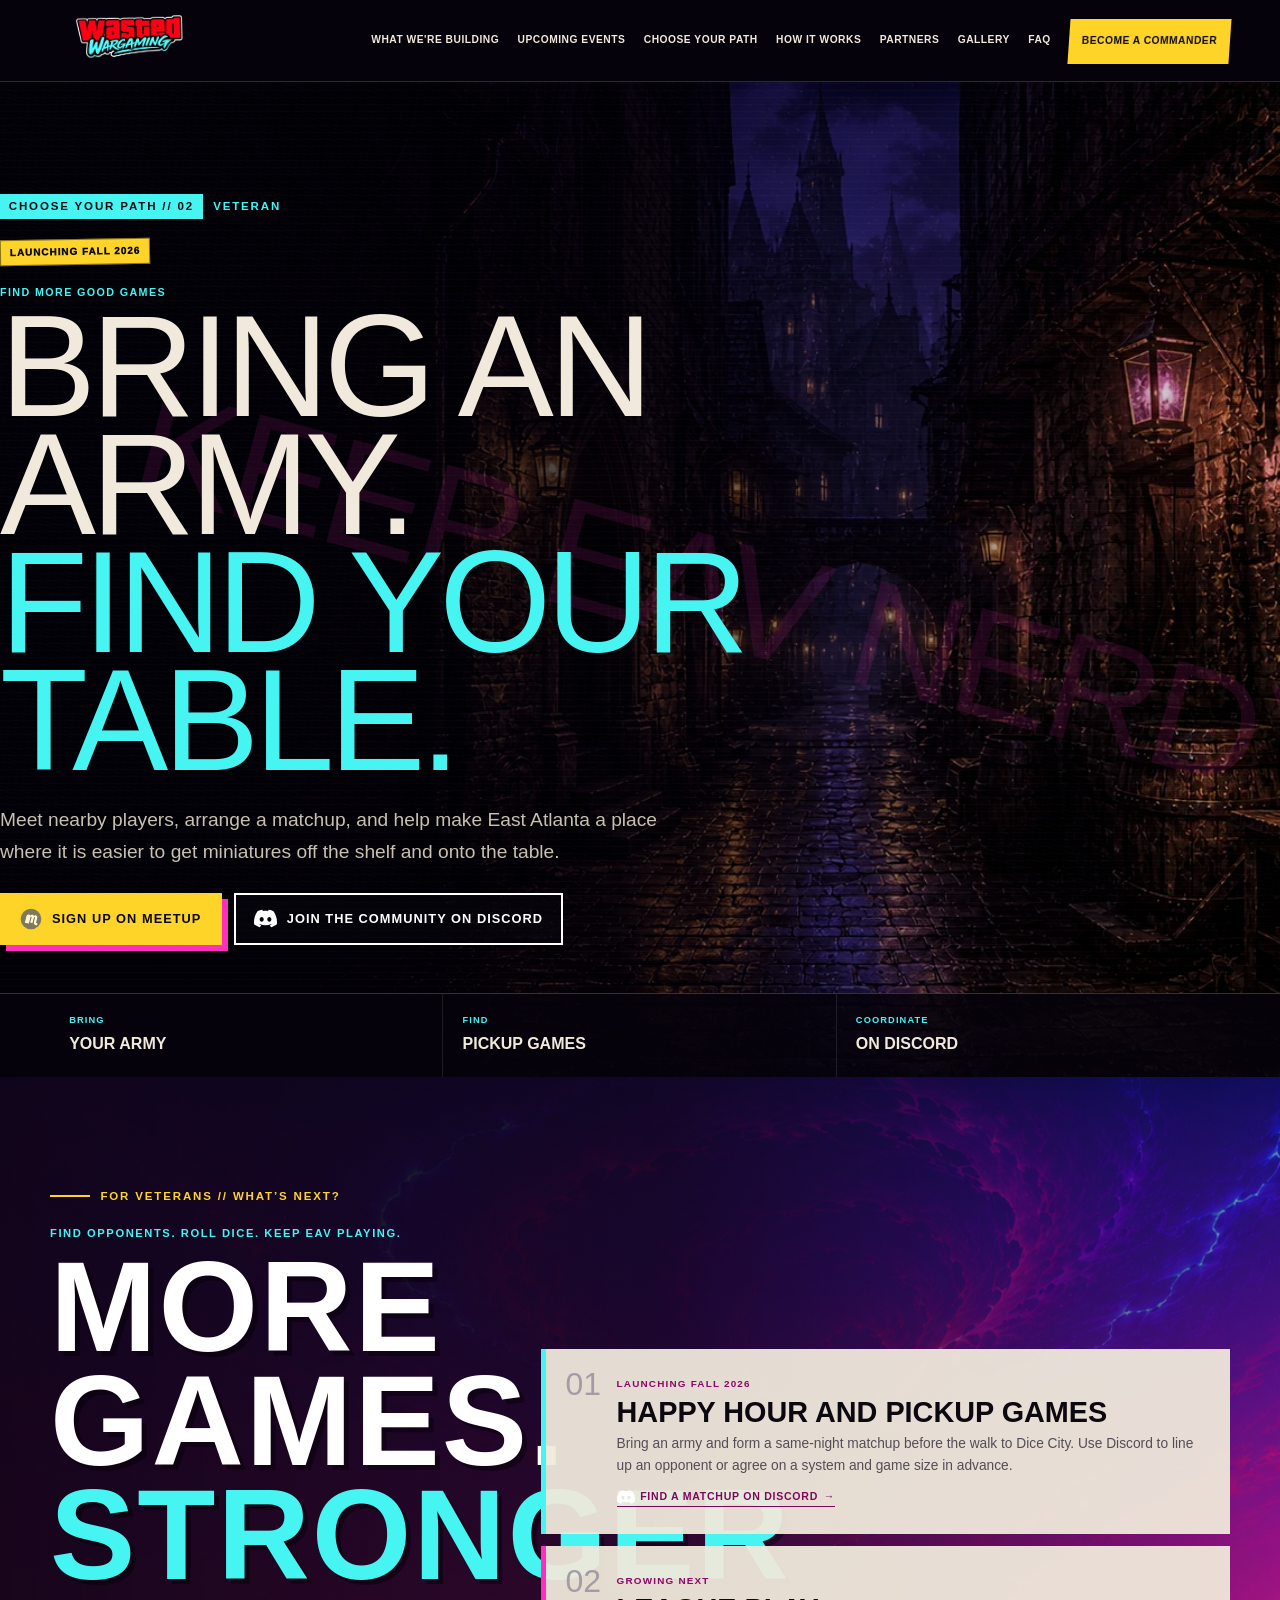
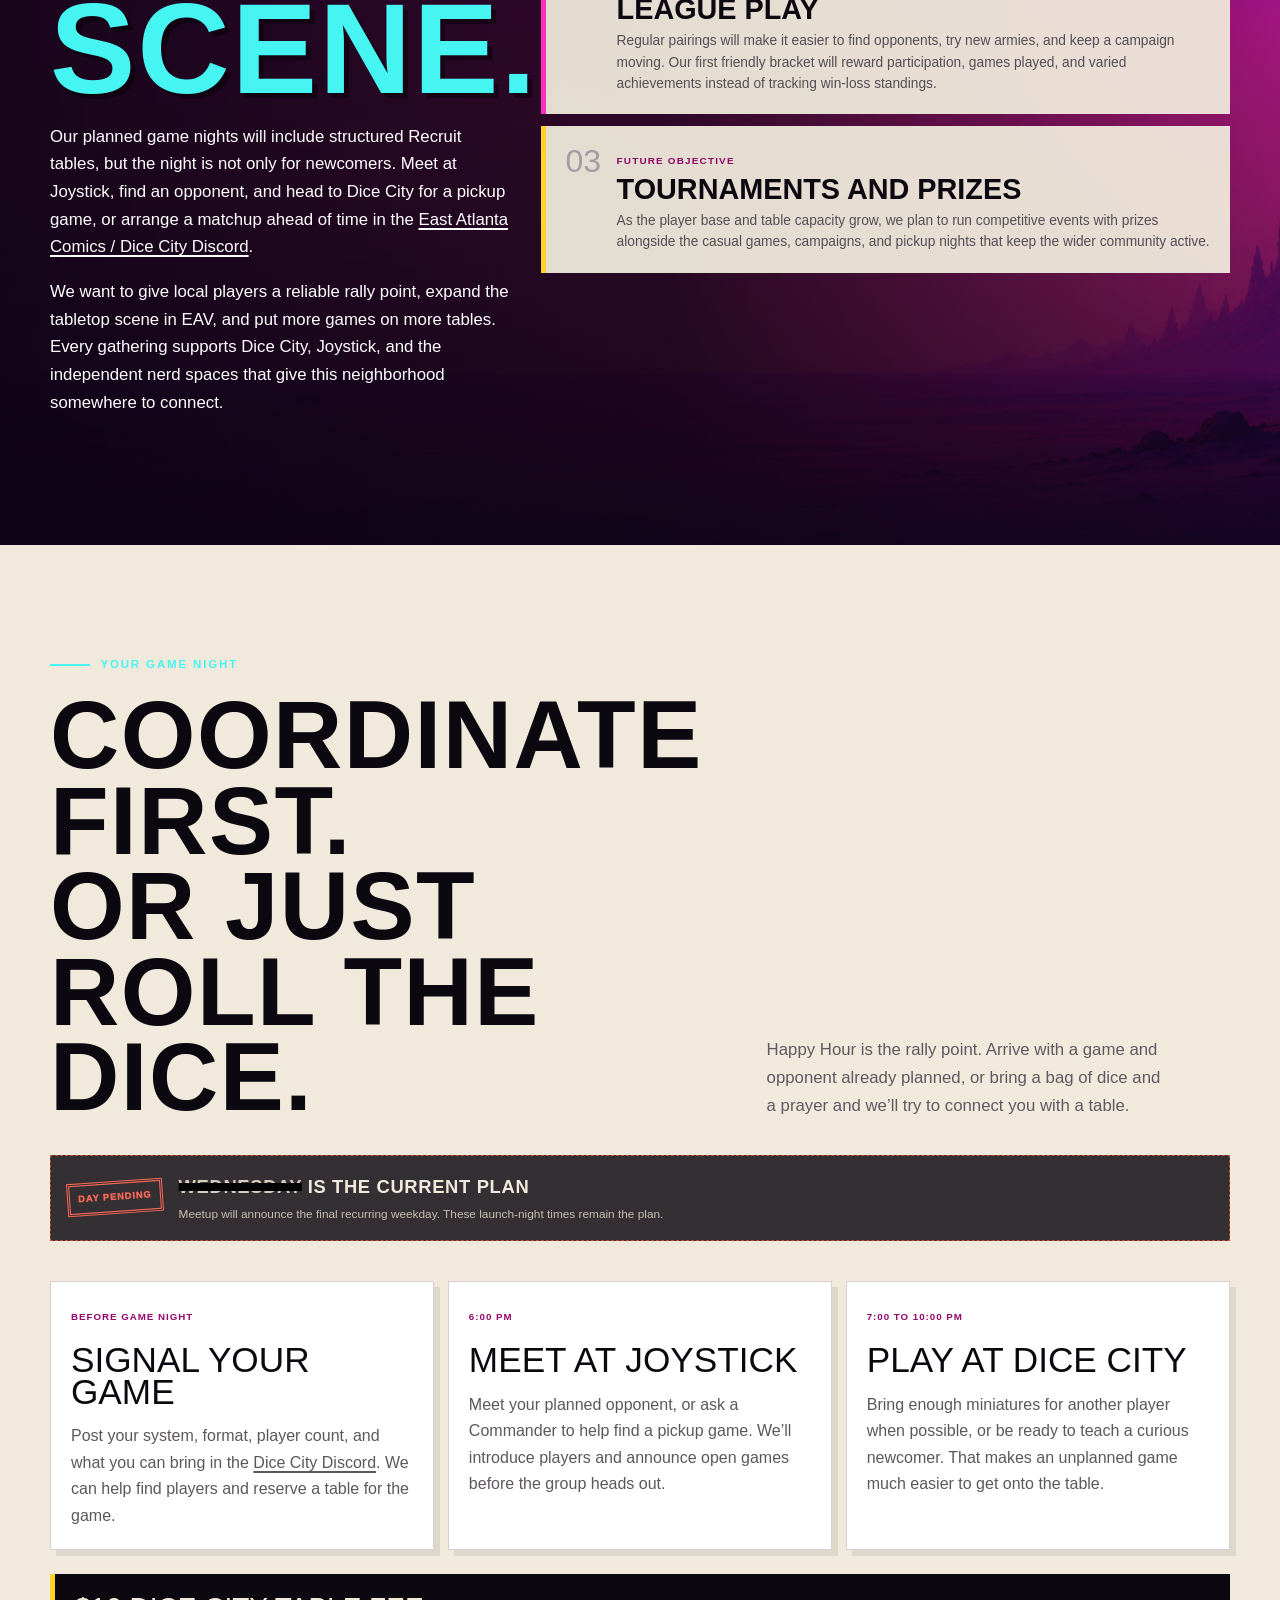
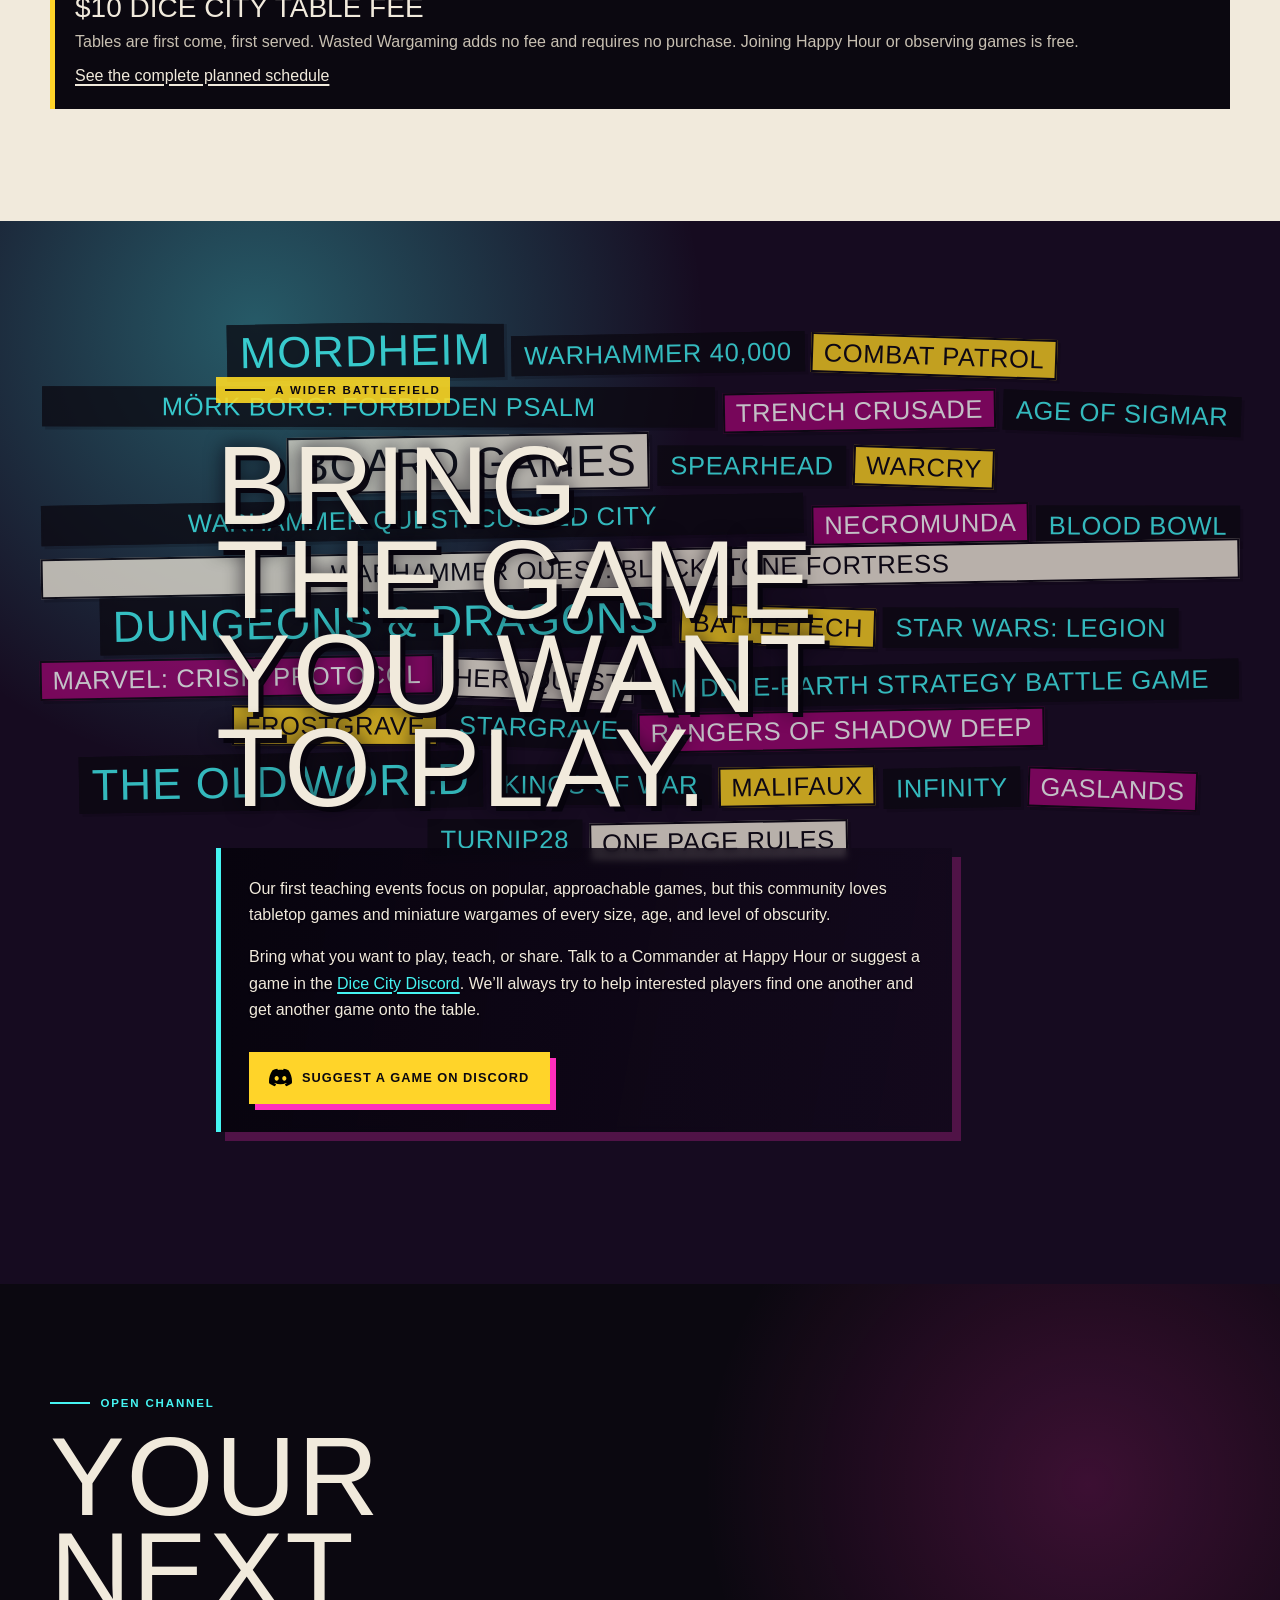
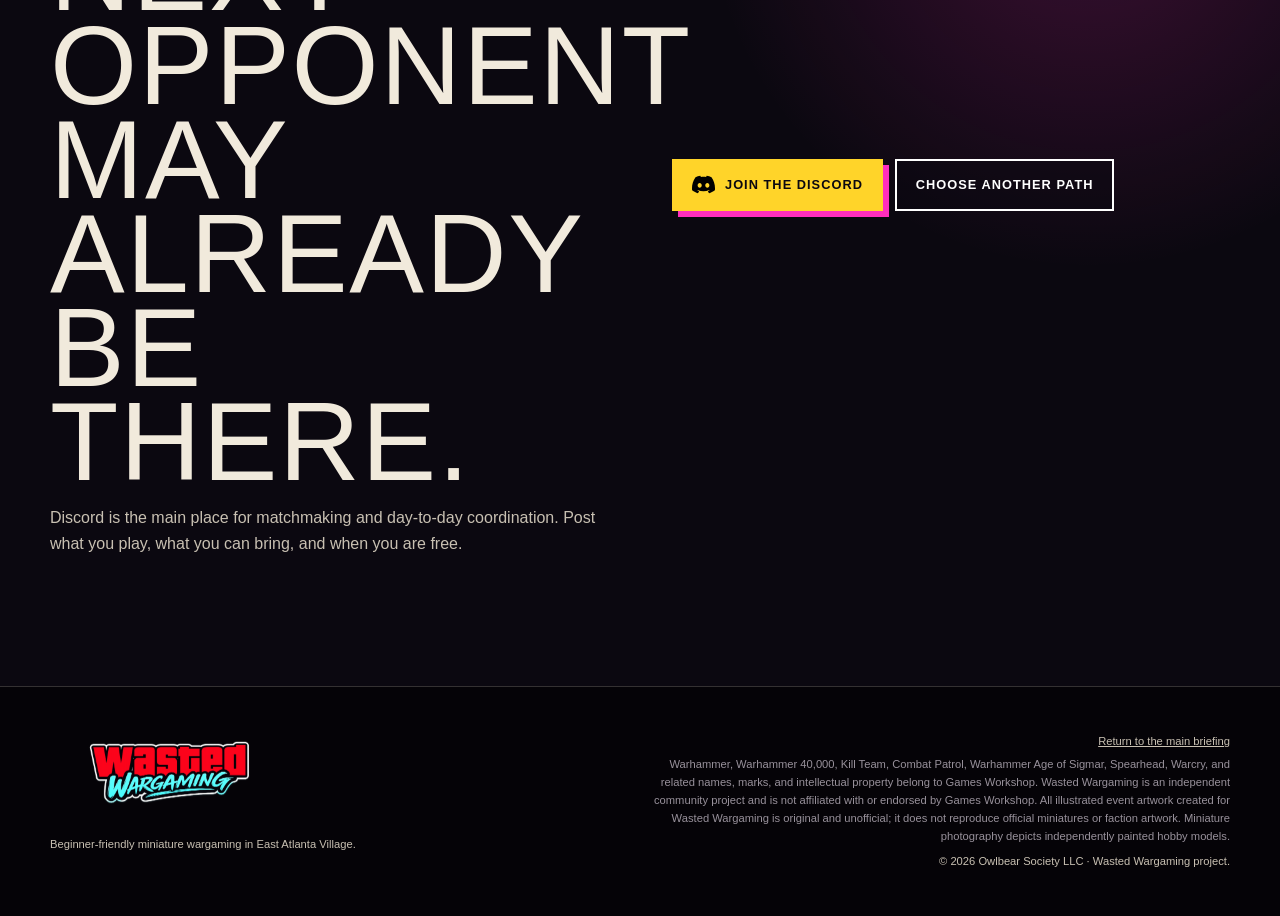
<file: veteran.html>
<!doctype html>
<html lang="en">
<head>
  <meta charset="utf-8">
  <meta name="viewport" content="width=device-width, initial-scale=1">
  <meta name="description" content="Find pickup games, opponents, leagues, and a growing EAV wargaming community launching in Fall 2026. Join the Meetup for updates.">
  <meta property="og:title" content="Veteran Briefing | Wasted Wargaming">
  <meta property="og:description" content="Bring an army and find your table when Wasted Wargaming launches in EAV in Fall 2026.">
  <meta property="og:type" content="website">
  <meta property="og:url" content="https://www.wastedwargaming.com/veteran.html">
  <meta name="theme-color" content="#46f4f2">
  <link rel="icon" type="image/png" sizes="256x256" href="assets/images/branding/wasted-wargaming-favicon.png">
  <link rel="apple-touch-icon" href="assets/images/branding/wasted-wargaming-favicon.png">
  <title>Veteran Briefing | Wasted Wargaming</title>
  <link rel="stylesheet" href="assets/css/styles.css?v=20260801-meetup-mono">
  <script src="assets/js/navigation.js?v=20260731-path-pages" defer></script>
  <script src="assets/js/site.js?v=20260731-event-page-sharing" defer></script>
</head>
<body class="path-page path-page--veteran">
  <a class="skip-link" href="#main">Skip to the Veteran briefing</a>

  <header class="site-header site-header--solid" data-header data-site-navigation>
    <noscript><a class="wordmark" href="index.html#top">Wasted Wargaming home</a></noscript>
  </header>

  <main id="main">
    <section class="path-hero path-hero--veteran" aria-labelledby="veteran-page-title">
      <div class="path-hero__vista" aria-hidden="true"></div>
      <p class="path-hero__watermark" aria-hidden="true">Keep EAV Nerdy</p>
      <div class="shell path-hero__content">
        <p class="eyebrow"><span>Choose your path // 02</span> Veteran</p>
        <p class="launch-status">Launching Fall 2026</p>
        <p class="path-hero__role">Find more good games</p>
        <h1 id="veteran-page-title">Bring an army.<br><em>Find your table.</em></h1>
        <p class="path-hero__lede">Meet nearby players, arrange a matchup, and help make East Atlanta a place where it is easier to get miniatures off the shelf and onto the table.</p>
        <div class="path-hero__actions">
          <a class="button button--primary meetup-button" href="https://meetup.com/wastedwargaming" target="_blank" rel="noopener noreferrer"><img src="assets/icons/meetup.svg" alt="" width="22" height="22"> Sign Up on Meetup</a>
          <a class="button button--ghost discord-button" href="https://discord.gg/Nm3C2hq24Y" target="_blank" rel="noopener noreferrer"><img src="assets/icons/discord.svg" alt="" width="23" height="23"> Join the Community on Discord</a>
        </div>
      </div>
      <ul class="path-facts" aria-label="Veteran essentials">
        <li><small>Bring</small><strong>Your army</strong></li>
        <li><small>Find</small><strong>Pickup games</strong></li>
        <li><small>Coordinate</small><strong>On Discord</strong></li>
      </ul>
    </section>

    <section class="section game-feature path-veteran-plan" id="veteran-plan" aria-labelledby="veteran-plan-title">
      <div class="game-feature__vista" aria-hidden="true"></div>
      <div class="shell game-feature__content game-feature__content--roadmap">
        <div class="game-feature__copy">
          <div class="section-tag section-tag--light">For veterans // What’s next?</div>
          <p class="game-feature__kicker">Find opponents. Roll dice. Keep EAV playing.</p>
          <h2 id="veteran-plan-title">More games.<br><span>Stronger scene.</span></h2>
          <p>Our planned game nights will include structured Recruit tables, but the night is not only for newcomers. Meet at Joystick, find an opponent, and head to Dice City for a pickup game, or arrange a matchup ahead of time in the <a class="inline-link" href="https://discord.gg/Nm3C2hq24Y" rel="noopener noreferrer">East Atlanta Comics / Dice City Discord</a>.</p>
          <p>We want to give local players a reliable rally point, expand the tabletop scene in EAV, and put more games on more tables. Every gathering supports Dice City, Joystick, and the independent nerd spaces that give this neighborhood somewhere to connect.</p>
        </div>
        <ol class="event-roadmap" aria-label="Planned event progression">
          <li><span class="event-roadmap__phase">Launching Fall 2026</span><h3>Happy hour and pickup games</h3><p>Bring an army and form a same-night matchup before the walk to Dice City. Use Discord to line up an opponent or agree on a system and game size in advance.</p><a class="event-roadmap__link event-roadmap__link--discord" href="https://discord.gg/Nm3C2hq24Y" rel="noopener noreferrer"><img src="assets/icons/discord.svg" alt="" width="18" height="18"> Find a matchup on Discord <span aria-hidden="true">→</span></a></li>
          <li><span class="event-roadmap__phase">Growing next</span><h3>League play</h3><p>Regular pairings will make it easier to find opponents, try new armies, and keep a campaign moving. Our first friendly bracket will reward participation, games played, and varied achievements instead of tracking win-loss standings.</p></li>
          <li><span class="event-roadmap__phase">Future objective</span><h3>Tournaments and prizes</h3><p>As the player base and table capacity grow, we plan to run competitive events with prizes alongside the casual games, campaigns, and pickup nights that keep the wider community active.</p></li>
        </ol>
      </div>
    </section>

    <section class="section path-practical" aria-labelledby="veteran-wednesday-title">
      <div class="shell">
        <div class="section-heading section-heading--tight">
          <div><div class="section-tag">Your game night</div><h2 id="veteran-wednesday-title">Coordinate first.<br>Or just roll the dice.</h2></div>
          <p>Happy Hour is the rally point. Arrive with a game and opponent already planned, or bring a bag of dice and a prayer and we’ll try to connect you with a table.</p>
        </div>
        <div class="provisional-notice provisional-notice--compact" role="note"><span class="provisional-notice__stamp" aria-hidden="true">Day pending</span><div><strong><s>Wednesday</s> is the current plan</strong><p>Meetup will announce the final recurring weekday. These launch-night times remain the plan.</p></div></div>
        <div class="path-practical__grid">
          <article><span>Before game night</span><h3>Signal your game</h3><p>Post your system, format, player count, and what you can bring in the <a class="inline-link" href="https://discord.gg/Nm3C2hq24Y" rel="noopener noreferrer">Dice City Discord</a>. We can help find players and reserve a table for the game.</p></article>
          <article><span>6:00 PM</span><h3>Meet at Joystick</h3><p>Meet your planned opponent, or ask a Commander to help find a pickup game. We’ll introduce players and announce open games before the group heads out.</p></article>
          <article><span>7:00 to 10:00 PM</span><h3>Play at Dice City</h3><p>Bring enough miniatures for another player when possible, or be ready to teach a curious newcomer. That makes an unplanned game much easier to get onto the table.</p></article>
        </div>
        <div class="path-note">
          <strong>$10 Dice City table fee</strong>
          <p>Tables are first come, first served. Wasted Wargaming adds no fee and requires no purchase. Joining Happy Hour or observing games is free.</p>
          <a class="inline-link" href="index.html#how-it-works">See the complete planned schedule</a>
        </div>
      </div>
    </section>

    <section class="section path-veteran-community" id="games" aria-labelledby="veteran-community-title">
      <div class="shell path-veteran-community__stage">
        <ul class="game-stamp-wall" aria-hidden="true">
          <li class="game-stamp game-stamp--major">Mordheim</li>
          <li class="game-stamp">Warhammer 40,000</li>
          <li class="game-stamp game-stamp--yellow">Combat Patrol</li>
          <li class="game-stamp game-stamp--wide">MÖRK BORG: Forbidden Psalm</li>
          <li class="game-stamp game-stamp--pink">Trench Crusade</li>
          <li class="game-stamp">Age of Sigmar</li>
          <li class="game-stamp game-stamp--major game-stamp--paper">Board Games</li>
          <li class="game-stamp">Spearhead</li>
          <li class="game-stamp game-stamp--yellow">Warcry</li>
          <li class="game-stamp game-stamp--wide">Warhammer Quest: Cursed City</li>
          <li class="game-stamp game-stamp--pink">Necromunda</li>
          <li class="game-stamp">Blood Bowl</li>
          <li class="game-stamp game-stamp--wide game-stamp--paper">Warhammer Quest: Blackstone Fortress</li>
          <li class="game-stamp game-stamp--major">Dungeons &amp; Dragons</li>
          <li class="game-stamp game-stamp--yellow">BattleTech</li>
          <li class="game-stamp">Star Wars: Legion</li>
          <li class="game-stamp game-stamp--pink">Marvel: Crisis Protocol</li>
          <li class="game-stamp game-stamp--paper">HeroQuest</li>
          <li class="game-stamp game-stamp--wide">Middle-earth Strategy Battle Game</li>
          <li class="game-stamp game-stamp--yellow">Frostgrave</li>
          <li class="game-stamp">Stargrave</li>
          <li class="game-stamp game-stamp--pink">Rangers of Shadow Deep</li>
          <li class="game-stamp game-stamp--major">The Old World</li>
          <li class="game-stamp">Kings of War</li>
          <li class="game-stamp game-stamp--yellow">Malifaux</li>
          <li class="game-stamp">Infinity</li>
          <li class="game-stamp game-stamp--pink">Gaslands</li>
          <li class="game-stamp">Turnip28</li>
          <li class="game-stamp game-stamp--paper">One Page Rules</li>
        </ul>

        <div class="path-veteran-community__brief">
          <div class="section-tag section-tag--light">A wider battlefield</div>
          <h2 id="veteran-community-title">Bring the game<br>you want to play.</h2>
          <div class="path-veteran-community__details">
            <p>Our first teaching events focus on popular, approachable games, but this community loves tabletop games and miniature wargames of every size, age, and level of obscurity.</p>
            <p>Bring what you want to play, teach, or share. Talk to a Commander at Happy Hour or suggest a game in the <a class="inline-link" href="https://discord.gg/Nm3C2hq24Y" rel="noopener noreferrer">Dice City Discord</a>. We’ll always try to help interested players find one another and get another game onto the table.</p>
            <a class="button button--primary discord-button" href="https://discord.gg/Nm3C2hq24Y" rel="noopener noreferrer"><img src="assets/icons/discord.svg" alt="" width="23" height="23"> Suggest a game on Discord</a>
          </div>
        </div>
      </div>
    </section>

    <section class="section path-cta" aria-labelledby="veteran-cta-title">
      <div class="shell path-cta__inner">
        <div><div class="section-tag">Open channel</div><h2 id="veteran-cta-title">Your next opponent may already be there.</h2><p>Discord is the main place for matchmaking and day-to-day coordination. Post what you play, what you can bring, and when you are free.</p></div>
        <div class="path-cta__actions">
          <a class="button button--primary discord-button" href="https://discord.gg/Nm3C2hq24Y" rel="noopener noreferrer"><img src="assets/icons/discord.svg" alt="" width="23" height="23"> Join the Discord</a>
          <a class="button button--ghost" href="index.html#roles">Choose another path</a>
        </div>
      </div>
    </section>
  </main>

  <footer class="site-footer">
    <div class="shell site-footer__inner">
      <div><a class="footer-logo" href="index.html#top" aria-label="Wasted Wargaming home"><img src="assets/images/branding/wasted-wargaming-logo.png" alt="" width="1536" height="1024" loading="lazy"></a><p>Beginner-friendly miniature wargaming in East Atlanta Village.</p></div>
      <div class="site-footer__meta">
        <p><a href="index.html">Return to the main briefing</a></p>
        <p class="site-footer__legal">Warhammer, Warhammer 40,000, Kill Team, Combat Patrol, Warhammer Age of Sigmar, Spearhead, Warcry, and related names, marks, and intellectual property belong to Games Workshop. Wasted Wargaming is an independent community project and is not affiliated with or endorsed by Games Workshop. All illustrated event artwork created for Wasted Wargaming is original and unofficial; it does not reproduce official miniatures or faction artwork. Miniature photography depicts independently painted hobby models.</p>
        <p>&copy; <span data-year></span> Owlbear Society LLC · Wasted Wargaming project.</p>
      </div>
    </div>
  </footer>
</body>
</html>
</file>
<file: assets/css/styles.css>
:root {
  --ink: #0b0810;
  --ink-soft: #17121c;
  --paper: #f1eadc;
  --paper-dim: #c8c0b2;
  --red: #ff2438;
  --pink: #ff2ebd;
  --cyan: #46f4f2;
  --yellow: #ffd429;
  --line: rgba(241, 234, 220, 0.2);
  --shell: min(1180px, calc(100% - 2rem));
  --display: Impact, Haettenschweiler, "Arial Narrow Bold", sans-serif;
  --body: "Trebuchet MS", "Segoe UI", sans-serif;
}

*, *::before, *::after { box-sizing: border-box; }

html {
  scroll-behavior: smooth;
  scroll-padding-top: 5rem;
}

body {
  margin: 0;
  color: var(--paper);
  background:
    radial-gradient(circle at 20% 10%, rgba(255, 46, 189, 0.08), transparent 28rem),
    var(--ink);
  font-family: var(--body);
  font-size: 1rem;
  line-height: 1.65;
}

body::before {
  position: fixed;
  z-index: 20;
  inset: 0;
  pointer-events: none;
  content: "";
  opacity: 0.045;
  background:
    repeating-linear-gradient(13deg, transparent 0 2px, rgba(255,255,255,0.24) 3px, transparent 4px),
    repeating-linear-gradient(97deg, transparent 0 5px, rgba(255,255,255,0.18) 6px, transparent 7px);
}

img { display: block; max-width: 100%; }
a { color: inherit; }
.inline-link { color: inherit; text-decoration-thickness: 0.1em; text-underline-offset: 0.16em; }
.inline-link:hover { color: var(--cyan); }
button, a { -webkit-tap-highlight-color: transparent; }

:focus-visible {
  outline: 3px solid var(--yellow);
  outline-offset: 4px;
}

.shell { width: var(--shell); margin-inline: auto; }
.section { padding: 5rem 0; position: relative; }

.skip-link {
  position: fixed;
  z-index: 100;
  top: 0.75rem;
  left: 0.75rem;
  padding: 0.75rem 1rem;
  color: var(--ink);
  background: var(--yellow);
  font-weight: 900;
  transform: translateY(-150%);
}
.skip-link:focus { transform: translateY(0); }

.back-to-top {
  position: fixed;
  z-index: 40;
  right: max(1rem, env(safe-area-inset-right));
  bottom: max(1rem, env(safe-area-inset-bottom));
  width: 3rem;
  height: 3rem;
  display: grid;
  place-items: center;
  padding: 0;
  color: var(--cyan);
  border: 1px solid currentColor;
  background: rgba(11, 8, 16, 0.84);
  box-shadow: 0 0 1.2rem rgba(70, 244, 242, 0.24);
  font: 900 1.45rem/1 var(--body);
  opacity: 0;
  pointer-events: none;
  transform: translateY(0.75rem);
  transition: opacity 220ms ease, transform 220ms ease, background-color 220ms ease, box-shadow 220ms ease;
}
.back-to-top.is-visible {
  opacity: 0.24;
  pointer-events: auto;
  transform: translateY(0);
}
.back-to-top.is-active,
.back-to-top:hover,
.back-to-top:focus-visible {
  opacity: 1;
  background: rgba(11, 8, 16, 0.96);
  box-shadow: 0 0 1.35rem rgba(70, 244, 242, 0.48);
}

.site-header {
  position: absolute;
  z-index: 10;
  top: 0;
  left: 0;
  width: 100%;
  min-height: 4.6rem;
  display: flex;
  align-items: center;
  justify-content: space-between;
  padding: 0.75rem max(1rem, calc((100vw - 1180px) / 2));
  border-bottom: 1px solid rgba(255,255,255,0.16);
  background: linear-gradient(to bottom, rgba(6, 3, 12, 0.86), rgba(6, 3, 12, 0));
}
.site-header--solid { position: relative; background: rgba(6, 3, 12, 0.98); }

.wordmark {
  display: block;
  text-decoration: none;
}
.wordmark__window {
  width: clamp(7.5rem, 24vw, 10rem);
  aspect-ratio: 2.8 / 1;
  display: block;
  overflow: hidden;
  transform: rotate(-1deg);
}
.wordmark__window img {
  width: 100%;
  height: 100%;
  object-fit: cover;
  object-position: center;
}

.nav-toggle {
  min-width: 3rem;
  min-height: 3rem;
  display: inline-flex;
  align-items: center;
  justify-content: center;
  gap: 0.5rem;
  color: white;
  border: 1px solid rgba(255,255,255,0.5);
  background: rgba(11,8,16,0.72);
  font: 800 0.75rem var(--body);
  letter-spacing: 0.08em;
  text-transform: uppercase;
}
.nav-toggle__mark,
.nav-toggle__mark::before,
.nav-toggle__mark::after {
  width: 1.2rem;
  height: 2px;
  display: block;
  background: currentColor;
  content: "";
  transition: transform 160ms ease;
}
.nav-toggle__mark { position: relative; }
.nav-toggle__mark::before { position: absolute; transform: translateY(-6px); }
.nav-toggle__mark::after { position: absolute; transform: translateY(6px); }
.nav-toggle[aria-expanded="true"] .nav-toggle__mark { background: transparent; }
.nav-toggle[aria-expanded="true"] .nav-toggle__mark::before { transform: rotate(45deg); }
.nav-toggle[aria-expanded="true"] .nav-toggle__mark::after { transform: rotate(-45deg); }

.site-nav {
  position: absolute;
  top: 100%;
  left: 0;
  right: 0;
  display: none;
  padding: 0.75rem 1rem 1.25rem;
  background: rgba(11,8,16,0.98);
  border-bottom: 1px solid var(--pink);
}
.site-nav.is-open { display: grid; }
.site-nav a {
  min-height: 3rem;
  display: flex;
  align-items: center;
  padding: 0.35rem 0;
  border-bottom: 1px solid var(--line);
  font-size: 0.9rem;
  font-weight: 800;
  letter-spacing: 0.05em;
  text-decoration: none;
  text-transform: uppercase;
}

.hero {
  position: relative;
  min-height: 100svh;
  display: flex;
  flex-direction: column;
  justify-content: flex-end;
  overflow: hidden;
  background: #14071e;
  isolation: isolate;
}
.hero__backdrop {
  position: absolute;
  z-index: -3;
  inset: 0;
  background-image: url("../images/branding/neon-wasteland-backdrop.png");
  background-size: cover;
  background-position: 46% center;
  filter: saturate(0.85) contrast(1.08);
  transform: scale(1.02);
}
.hero::before {
  position: absolute;
  z-index: -2;
  inset: 0;
  content: "";
  background:
    linear-gradient(90deg, rgba(6,3,12,0.93) 0%, rgba(6,3,12,0.76) 45%, rgba(6,3,12,0.1) 100%),
    linear-gradient(0deg, rgba(6,3,12,0.92) 0%, transparent 42%, rgba(6,3,12,0.35) 100%);
}
.hero__noise {
  position: absolute;
  z-index: -1;
  inset: 0;
  opacity: 0.18;
  background: repeating-linear-gradient(0deg, transparent 0 4px, rgba(255,255,255,0.06) 5px, transparent 6px);
  mix-blend-mode: overlay;
  pointer-events: none;
}
.hero__content {
  display: grid;
  gap: 2.75rem;
  align-items: center;
  padding-top: 7rem;
  padding-bottom: 3rem;
}
.hero__copy { position: relative; max-width: 46rem; }
.eyebrow, .section-tag {
  display: flex;
  align-items: center;
  gap: 0.65rem;
  margin: 0 0 1.25rem;
  color: var(--cyan);
  font-size: 0.72rem;
  font-weight: 900;
  letter-spacing: 0.16em;
  line-height: 1.3;
  text-transform: uppercase;
}
.eyebrow span {
  padding: 0.3rem 0.55rem;
  color: var(--ink);
  background: var(--cyan);
}
.recruit-stamp {
  width: fit-content;
  margin: 0 0 1rem;
  padding: 0.55rem 0.8rem 0.4rem;
  color: var(--yellow);
  border: 2px solid currentColor;
  font-family: var(--display);
  line-height: 0.8;
  text-align: center;
  text-transform: uppercase;
  transform: rotate(-3deg);
  box-shadow: inset 0 0 0 3px rgba(255,212,41,0.12);
}
.recruit-stamp span { display: block; font-size: 0.65rem; letter-spacing: 0.2em; }
.recruit-stamp strong { display: block; margin-top: 0.35rem; font-size: 1.55rem; letter-spacing: 0.06em; }
.hero h1,
.section h2 {
  margin: 0;
  font-family: var(--display);
  font-weight: 900;
  letter-spacing: 0.015em;
  line-height: 0.89;
  text-transform: uppercase;
}
.hero h1 {
  max-width: 11ch;
  font-size: clamp(3.6rem, 15vw, 7.8rem);
  text-shadow: 5px 5px 0 rgba(0,0,0,0.38);
}
.hero h1 em {
  color: var(--cyan);
  font-style: normal;
  -webkit-text-stroke: 1px rgba(255,255,255,0.2);
}
.hero__lede {
  max-width: 42rem;
  margin: 1.5rem 0 1.25rem;
  color: #fff;
  font-size: clamp(1rem, 2.4vw, 1.2rem);
  line-height: 1.55;
  text-shadow: 0 2px 12px #000;
}
.signal-list {
  display: flex;
  flex-wrap: wrap;
  gap: 0.45rem;
  margin: 0;
  padding: 0;
  list-style: none;
}
.signal-list li {
  min-height: 2.75rem;
  display: flex;
  align-items: center;
  padding: 0.35rem 0.6rem;
  color: var(--ink);
  background: var(--paper);
  font-size: 0.72rem;
  font-weight: 900;
  letter-spacing: 0.08em;
  text-transform: uppercase;
  transform: skew(-4deg);
}
.signal-list li.signal-list__link { padding: 0; }
.signal-list__link a { min-height: 2.75rem; display: flex; align-items: center; padding: 0.35rem 0.6rem; text-decoration: underline; text-decoration-thickness: 0.1em; text-underline-offset: 0.15em; }
.signal-list__link:hover { background: var(--cyan); }
.hero__actions { display: flex; flex-wrap: wrap; gap: 0.75rem; margin-top: 1.6rem; }
.button {
  min-height: 3.25rem;
  display: inline-flex;
  align-items: center;
  justify-content: center;
  padding: 0.75rem 1.15rem;
  border: 2px solid currentColor;
  border-radius: 0;
  font: 900 0.8rem var(--body);
  letter-spacing: 0.08em;
  text-decoration: none;
  text-transform: uppercase;
  cursor: pointer;
  transition: transform 140ms ease, box-shadow 140ms ease, color 140ms ease, background 140ms ease;
}
.button:hover { transform: translate(-2px, -2px); }
.button--primary { color: var(--ink); border-color: var(--yellow); background: var(--yellow); box-shadow: 6px 6px 0 var(--pink); }
.button--primary:hover { box-shadow: 8px 8px 0 var(--pink); }
.button--ghost { color: white; background: rgba(11,8,16,0.45); }
.button[disabled] { opacity: 0.62; cursor: not-allowed; box-shadow: 4px 4px 0 rgba(255,46,189,0.55); transform: none; }

.hero__signal-stack {
  width: 100%;
  max-width: 34rem;
  display: grid;
  gap: 1.4rem;
  justify-self: center;
}
.hero__identity {
  position: relative;
  width: 100%;
  border: 1px solid rgba(255,255,255,0.38);
  background: rgba(8,5,12,0.72);
  box-shadow: 12px 12px 0 rgba(70,244,242,0.22), -8px -8px 0 rgba(255,46,189,0.18);
  transform: rotate(1.5deg);
  backdrop-filter: blur(4px);
}
.hero__identity::after {
  position: absolute;
  inset: 6px;
  border: 1px solid rgba(255,255,255,0.16);
  content: "";
  pointer-events: none;
}
.hero__logo-window {
  width: 100%;
  aspect-ratio: 2.35 / 1;
  overflow: hidden;
}
.hero__logo-window img {
  width: 100%;
  height: 100%;
  object-fit: cover;
  object-position: center;
  mix-blend-mode: screen;
}
.hero__identity > p {
  margin: 0;
  padding: 0.6rem 0.85rem;
  color: var(--ink);
  background: var(--cyan);
  font-size: 0.65rem;
  font-weight: 900;
  letter-spacing: 0.1em;
  text-align: center;
  text-transform: uppercase;
}
.broadcast-label {
  display: flex;
  justify-content: space-between;
  padding: 0.45rem 0.65rem;
  color: var(--paper-dim);
  font-size: 0.58rem;
  font-weight: 800;
  letter-spacing: 0.12em;
  text-transform: uppercase;
}
.route-strip { background: rgba(8,5,12,0.9); border-top: 1px solid rgba(255,255,255,0.18); }
.route-strip ol { margin-block: 0; padding-block: 1rem; list-style: none; }
.route-strip li {
  position: relative;
  display: grid;
  grid-template-columns: 2.2rem 1fr;
  column-gap: 0.75rem;
  padding: 0.55rem 0;
}
.route-strip li:not(:last-child)::after {
  position: absolute;
  left: 0.9rem;
  top: 2.5rem;
  bottom: -0.4rem;
  width: 1px;
  border-left: 1px dashed var(--cyan);
  content: "";
}
.route-strip li > span {
  grid-row: span 2;
  width: 2.2rem;
  height: 2.2rem;
  display: grid;
  place-items: center;
  color: var(--ink);
  background: var(--cyan);
  border-radius: 50%;
  font-size: 0.65rem;
  font-weight: 900;
}
.route-strip strong { font-size: 0.78rem; letter-spacing: 0.08em; line-height: 1.2; text-transform: uppercase; }
.route-strip small { color: var(--paper-dim); font-size: 0.7rem; }

.section-tag::before { width: 2.5rem; height: 2px; flex: 0 0 auto; content: ""; background: currentColor; }
.section-tag--light { color: var(--yellow); }
.section h2 { font-size: clamp(2.8rem, 10vw, 6rem); }
.section h2 span { color: var(--pink); }
.briefing__grid { display: grid; gap: 2rem; }
.briefing__copy { color: var(--paper-dim); font-size: 1.05rem; }
.briefing__copy p { margin: 0 0 1.1rem; }
.briefing__copy strong { color: white; }
.manifesto {
  display: grid;
  gap: 0.5rem;
  margin-top: 3rem;
  padding-top: 1rem;
  border-top: 1px solid var(--line);
}
.manifesto span {
  padding: 0.65rem;
  color: var(--ink);
  background: var(--paper);
  font-size: 0.7rem;
  font-weight: 900;
  letter-spacing: 0.09em;
  text-align: center;
  text-transform: uppercase;
}
.manifesto span:nth-child(2) { background: var(--pink); }
.manifesto span:nth-child(3) { background: var(--cyan); }

.pathways {
  overflow: hidden;
  background:
    radial-gradient(circle at 85% 15%, rgba(70,244,242,0.1), transparent 25rem),
    #100c16;
  border-top: 1px solid var(--line);
}
.pathway-grid { display: grid; gap: 1rem; }
.pathway-card {
  position: relative;
  min-height: 27rem;
  display: flex;
  flex-direction: column;
  padding: 1.5rem;
  overflow: hidden;
  color: var(--paper);
  background: var(--ink);
  border: 1px solid rgba(255,255,255,0.18);
  box-shadow: 0 12px 32px rgba(0,0,0,0.25);
}
.pathway-card::before {
  position: absolute;
  top: 0;
  left: 0;
  width: 100%;
  height: 0.45rem;
  content: "";
  background: var(--cyan);
}
.pathway-card--veteran::before { background: var(--pink); }
.pathway-card--commander::before { background: var(--yellow); }
.pathway-card__topline { display: flex; justify-content: space-between; align-items: center; color: var(--cyan); font-size: 0.68rem; font-weight: 900; letter-spacing: 0.13em; text-transform: uppercase; }
.pathway-card--veteran .pathway-card__topline { color: var(--pink); }
.pathway-card--commander .pathway-card__topline { color: var(--yellow); }
.pathway-card__icon { position: absolute; top: 3.1rem; right: 1.35rem; width: 3.2rem; height: 3.2rem; display: grid; place-items: center; color: var(--cyan); background: rgba(51,238,255,0.08); border: 1px solid currentColor; font-family: Georgia, "Times New Roman", serif; font-size: 2rem; line-height: 1; transform: rotate(4deg); }
.pathway-card--veteran .pathway-card__icon { color: var(--pink); background: rgba(255,46,189,0.08); transform: rotate(-4deg); }
.pathway-card--commander .pathway-card__icon { color: var(--yellow); background: rgba(255,212,41,0.08); }
.pathway-card__rank { margin: 3rem 0 0.35rem; color: var(--paper-dim); font-size: 0.7rem; font-weight: 900; letter-spacing: 0.18em; text-transform: uppercase; }
.pathway-card h3 { max-width: 8ch; margin: 0 0 1rem; font-family: var(--display); font-size: clamp(2.8rem, 10vw, 4.5rem); letter-spacing: 0.02em; line-height: 0.9; text-transform: uppercase; }
.pathway-card > p:not(.pathway-card__rank) { color: var(--paper-dim); }
.pathway-card__actions { display: flex; flex-wrap: wrap; gap: 0.7rem 1rem; align-items: center; margin-top: auto; padding-top: 1rem; }
.pathway-card__actions a { width: fit-content; color: var(--cyan); border-bottom: 1px solid currentColor; font-size: 0.68rem; font-weight: 900; letter-spacing: 0.08em; text-decoration: none; text-transform: uppercase; }
.pathway-card--veteran .pathway-card__actions a:first-child { color: var(--pink); }
.pathway-card--commander .pathway-card__actions a:first-child { color: var(--yellow); }
.pathway-card__actions a:hover { color: white; }
.pathway-event-link {
  display: flex;
  flex-wrap: wrap;
  align-items: center;
  justify-content: space-between;
  gap: 0.5rem 1.5rem;
  margin-top: 1rem;
  padding: 1rem 1.25rem;
  color: var(--paper-dim);
  background: rgba(255,255,255,0.025);
  border: 1px solid var(--line);
  text-decoration: none;
}
.pathway-event-link > span { font-size: 0.78rem; font-weight: 700; }
.pathway-event-link strong { color: var(--yellow); font-size: 0.7rem; letter-spacing: 0.08em; text-transform: uppercase; }
.pathway-event-link:hover,
.pathway-event-link:focus-visible { color: white; border-color: var(--yellow); }
.pathway-event-link:hover strong,
.pathway-event-link:focus-visible strong { color: white; }

.recruit-brief { overflow: hidden; color: var(--ink); background: var(--red); }
.recruit-brief::before { position: absolute; right: -2rem; top: -5rem; color: rgba(11,8,16,0.07); content: "NO GATEKEEPING"; font-family: var(--display); font-size: 12rem; line-height: 0.75; writing-mode: vertical-rl; }
.recruit-brief .shell { position: relative; z-index: 1; }
.recruit-brief .section-tag { color: var(--ink); }
.recruit-brief h2 span { color: var(--paper); }
.recruit-brief__intro { display: grid; gap: 2rem; }
.recruit-brief__lead { align-self: end; font-size: 1.05rem; font-weight: 700; }
.recruit-brief__lead p { margin: 0 0 1rem; }
.recruit-promise { display: grid; gap: 1rem; margin-top: 3rem; }
.recruit-promise__statement { min-height: 22rem; display: flex; flex-direction: column; justify-content: flex-end; padding: 1.5rem; color: var(--paper); background: var(--ink); border: 2px solid var(--paper); box-shadow: 10px 10px 0 var(--yellow); transform: rotate(-1deg); }
.recruit-promise__statement > p:first-child { margin: 0 0 auto; color: var(--cyan); font-size: 0.68rem; font-weight: 900; letter-spacing: 0.12em; text-transform: uppercase; }
.recruit-promise__statement h3 { max-width: 8ch; margin: 0; font-family: var(--display); font-size: clamp(3.5rem, 13vw, 6rem); line-height: 0.84; text-transform: uppercase; }
.recruit-promise__statement > p:last-child { max-width: 32rem; margin-bottom: 0; color: var(--paper-dim); }
.recruit-proof { display: grid; gap: 1px; padding: 1px; background: rgba(11,8,16,0.25); }
.recruit-proof article { min-height: 15rem; display: flex; flex-direction: column; padding: 1.2rem; background: var(--paper); }
.recruit-proof article > span { color: #9c0870; font-family: var(--display); font-size: 1.2rem; }
.recruit-proof h3 { max-width: 12ch; margin: auto 0 0.5rem; font-family: var(--display); font-size: 1.75rem; line-height: 0.95; text-transform: uppercase; }
.recruit-proof p { margin: 0; color: #5d565e; font-size: 0.8rem; line-height: 1.5; }
.recruit-next { display: grid; gap: 1.2rem; align-items: center; margin-top: 1rem; padding: 1.4rem; background: var(--yellow); }
.recruit-next__label { margin: 0; color: #8b0766; font-size: 0.65rem; font-weight: 900; letter-spacing: 0.12em; text-transform: uppercase; }
.recruit-next h3 { margin: 0.2rem 0 0; font-family: var(--display); font-size: 2rem; line-height: 1; text-transform: uppercase; }
.recruit-next > p { margin: 0; color: #554e56; font-size: 0.86rem; }
.recruit-next__actions { display: flex; flex-wrap: wrap; align-items: center; gap: 0.75rem 1rem; }
.recruit-next .button { justify-self: start; color: var(--paper); border-color: var(--ink); background: var(--ink); }
.recruit-next__text-link { color: var(--ink); border-bottom: 1px solid currentColor; font-size: 0.68rem; font-weight: 900; letter-spacing: 0.08em; text-decoration: none; text-transform: uppercase; }

.process { background: var(--paper); color: var(--ink); }
.process .section-tag { color: #a40a77; }
.section-heading { display: grid; gap: 1.5rem; margin-bottom: 2.5rem; }
.section-heading > p { max-width: 34rem; margin: 0; align-self: end; color: #5f5862; font-size: 1.05rem; }
.process-list { position: relative; margin: 0; padding: 0; list-style: none; }
.process-list::before {
  position: absolute;
  left: 1.45rem;
  top: 2rem;
  bottom: 2rem;
  width: 2px;
  background: repeating-linear-gradient(to bottom, var(--pink) 0 8px, transparent 8px 15px);
  content: "";
}
.process-list li { position: relative; display: grid; grid-template-columns: 3rem 1fr; align-content: start; gap: 1rem; padding: 1rem 0 1.75rem; }
.process-list__number {
  z-index: 1;
  width: 3rem;
  height: 3rem;
  display: grid;
  place-items: center;
  color: var(--paper);
  background: var(--ink);
  border: 3px solid var(--pink);
  border-radius: 50%;
  font-family: var(--display);
  font-size: 1.15rem;
}
.process-list__location { margin: 0 0 0.25rem; color: #a40a77; font-size: 0.65rem; font-weight: 900; letter-spacing: 0.12em; text-transform: uppercase; }
.process-list h3 { margin: 0 0 0.35rem; font-family: var(--display); font-size: 1.8rem; letter-spacing: 0.03em; line-height: 1; text-transform: uppercase; }
.process-list__body > p:not(.process-list__location) { margin: 0; color: #534d55; }
.process-list__body strong { color: var(--ink); }
.visually-hidden { position: absolute !important; width: 1px !important; height: 1px !important; padding: 0 !important; margin: -1px !important; overflow: hidden !important; clip: rect(0, 0, 0, 0) !important; white-space: nowrap !important; border: 0 !important; }
.route-terminal {
  position: relative;
  z-index: 1;
  width: 100%;
  display: block;
  margin-top: 0.9rem;
  padding: 0;
  overflow: hidden;
  color: #ffe6f7;
  background: #150714;
  border: 2px solid var(--pink);
  box-shadow: 4px 5px 0 rgba(11,8,16,0.85), 0 0 18px rgba(255,46,189,0.12), inset 0 0 24px rgba(255,46,189,0.08);
  font: inherit;
  text-align: left;
  cursor: pointer;
  transition: border-color 180ms ease, box-shadow 180ms ease, transform 180ms ease;
}
.route-terminal:hover,
.route-terminal:focus-visible {
  border-color: #ff77d4;
  box-shadow: 4px 5px 0 rgba(11,8,16,0.88), 0 0 26px rgba(255,46,189,0.32), inset 0 0 30px rgba(255,46,189,0.14);
  transform: translateY(-2px);
}
.route-terminal:focus-visible { outline: 3px solid var(--cyan); outline-offset: 4px; }
.route-terminal__status {
  display: flex;
  align-items: center;
  justify-content: space-between;
  gap: 0.45rem;
  padding: 0.48rem 0.65rem;
  color: #ff9ade;
  border-bottom: 1px solid rgba(255,46,189,0.5);
  font-size: 0.56rem;
  font-weight: 900;
  letter-spacing: 0.12em;
  text-transform: uppercase;
}
.route-terminal__status > span:first-child { display: inline-flex; align-items: center; gap: 0.45rem; }
.route-terminal__status svg { width: 1.15rem; flex: 0 0 auto; fill: none; stroke: var(--cyan); stroke-width: 2; }
.route-terminal__status i {
  width: 0.5rem;
  height: 0.5rem;
  flex: 0 0 auto;
  background: var(--pink);
  border-radius: 50%;
  box-shadow: 0 0 9px var(--pink);
}
.route-terminal__screen,
.route-dialog__map-wrap { position: relative; display: block; overflow: hidden; background: #120712; }
.route-terminal__screen { aspect-ratio: 2 / 1; }
.route-terminal__map,
.route-dialog__map { width: 100%; height: 100%; display: block; }
.route-terminal__scan {
  position: absolute;
  inset: 0;
  background: repeating-linear-gradient(0deg, transparent 0 3px, rgba(255,122,211,0.05) 4px);
  box-shadow: inset 0 0 34px rgba(0,0,0,0.72);
  pointer-events: none;
}
.route-map__block { fill: none; stroke: rgba(170,24,127,0.22); stroke-width: 32; }
.route-map__street { fill: none; stroke: rgba(255,114,210,0.17); stroke-width: 31; }
.route-map__route-shadow { fill: none; stroke: #120712; stroke-linecap: round; stroke-width: 12; }
.route-map__route { fill: none; stroke: #ff67cb; stroke-dasharray: 6 9; stroke-linecap: round; stroke-width: 4; }
.route-map__origin circle:first-child { fill: var(--cyan); stroke: #07100d; stroke-width: 4; }
.route-map__destination circle:first-child { fill: var(--yellow); stroke: #07100d; stroke-width: 4; }
.route-map__partner circle { fill: var(--yellow); stroke: #07100d; stroke-width: 4; }
.route-map__ping { fill: none; stroke: rgba(70,241,255,0.7); stroke-width: 2; }
.route-map__radar { fill: none; stroke: rgba(255,69,190,0.78); stroke-width: 2; transform-box: fill-box; transform-origin: center; }
.route-map__radar--late { opacity: 0.5; }
.route-terminal__map text { fill: #ffe6f7; font: 900 12px var(--body); letter-spacing: 0.08em; }
.route-terminal__map .route-map__street-label {
  fill: #ffe6f7;
  stroke: #120712;
  stroke-width: 5px;
  paint-order: stroke fill;
  font-size: 10px;
}

.route-dialog {
  width: min(calc(100% - 1.5rem), 66rem);
  max-height: calc(100dvh - 1.5rem);
  padding: 0;
  overflow: auto;
  color: #ffe6f7;
  background: #120712;
  border: 3px solid var(--pink);
  box-shadow: 0 0 0 3px var(--ink), 0 0 55px rgba(255,46,189,0.3);
}
.route-dialog::backdrop { background: rgba(5,3,9,0.86); backdrop-filter: blur(5px); }
.route-dialog__panel { position: relative; padding: clamp(1rem, 3vw, 2rem); }
.route-dialog__panel::before {
  position: absolute;
  inset: 0;
  content: "";
  background: repeating-linear-gradient(0deg, transparent 0 5px, rgba(255,111,207,0.03) 6px);
  pointer-events: none;
}
.route-dialog__close {
  position: sticky;
  z-index: 5;
  top: 0.65rem;
  float: right;
  width: 2.75rem;
  height: 2.75rem;
  display: grid;
  place-items: center;
  margin: 0 0 0.5rem 0.5rem;
  color: #07100d;
  background: var(--pink);
  border: 2px solid #07100d;
  font: 900 1.5rem/1 var(--body);
  cursor: pointer;
}
.route-dialog__close:hover,
.route-dialog__close:focus-visible { background: var(--cyan); }
.route-dialog__heading { position: relative; clear: both; display: grid; gap: 0.75rem; margin-bottom: 1rem; }
.route-dialog__heading h2 { margin: 0; color: #fff0fa; font: clamp(2.35rem, 8vw, 5.2rem)/0.82 var(--display); text-transform: uppercase; }
.route-dialog__heading > p { max-width: 35rem; margin: 0; color: #d8b8cf; align-self: end; }
.route-dialog__eyebrow { display: flex; align-items: center; gap: 0.5rem; margin: 0 0 0.65rem; color: #ff83d6; font-size: 0.62rem; font-weight: 900; letter-spacing: 0.12em; text-transform: uppercase; }
.route-dialog__eyebrow span { width: 0.55rem; height: 0.55rem; background: var(--pink); border-radius: 50%; box-shadow: 0 0 10px var(--pink); }
.route-dialog__map-wrap {
  position: relative;
  width: 100%;
  height: auto;
  min-height: 0;
  aspect-ratio: 112 / 65;
  border: 1px solid rgba(255,70,191,0.55);
  cursor: zoom-in;
  touch-action: pan-y;
  user-select: none;
}
.route-map__canvas { position: absolute; inset: 0; transform-origin: 0 0; will-change: transform; }
.route-dialog__map { pointer-events: none; }
.route-dialog__map text { fill: #ff83d6; font: 900 15px var(--body); letter-spacing: 0.1em; }
.route-dialog__map .route-map__street-label { fill: rgba(255,220,244,0.5); font-size: 19px; }
.route-neighborhood__buildings path {
  fill: rgba(208,137,190,0.055);
  stroke: rgba(255,202,237,0.12);
  stroke-width: 2;
}
.route-neighborhood__buildings .route-building--venue { fill: rgba(70,241,255,0.055); stroke: rgba(70,241,255,0.17); }
.route-neighborhood__buildings .route-building--partner { fill: rgba(255,212,41,0.045); stroke: rgba(255,212,41,0.14); }
.route-neighborhood__roads path { fill: none; stroke: rgba(255,132,215,0.18); stroke-linecap: round; }
.route-road--metropolitan { stroke-width: 34; }
.route-road--metropolitan-place { stroke-width: 27; }
.route-road--haas { stroke-width: 25; }
.route-road--flat-shoals { stroke-width: 48; }
.route-road--glenwood { stroke-width: 42; }
.route-neighborhood__crosswalks path { fill: none; stroke: rgba(255,231,247,0.42); stroke-width: 6; }
.route-neighborhood__labels text {
  fill: #ffd4ef;
  stroke: #120712;
  stroke-width: 6px;
  paint-order: stroke fill;
  font-size: 14px;
  letter-spacing: 0.08em;
}
.route-neighborhood__labels .route-map__cardinal { fill: rgba(255,255,255,0.62); font-size: 18px; text-anchor: middle; }
.route-map__places { position: absolute; z-index: 4; inset: 0; pointer-events: none; }
.route-map__place {
  position: absolute;
  left: var(--map-x);
  top: var(--map-y);
  width: max-content;
  max-width: 13rem;
  min-height: 1.75rem;
  padding: 0.22rem 0.35rem;
  color: rgba(255,222,244,0.78);
  background: rgba(18,7,18,0.62);
  border: 1px solid transparent;
  font: 900 0.72rem/1 var(--body);
  letter-spacing: 0.04em;
  text-transform: uppercase;
  transform: translate(-50%, -50%);
  pointer-events: auto;
  cursor: help;
}
.route-map__place:hover,
.route-map__place:focus-visible,
.route-map__place[aria-expanded="true"] { color: #fff; background: #1b0a19; border-color: var(--pink); outline: 0; }
.route-map__place--core { color: #fff4fb; font-size: 0.8rem; }
.route-map__place--joystick { color: var(--cyan); transform: translate(-0.55rem, -50%); }
.route-map__place--dice { color: var(--yellow); }
.route-map__place--partner { color: rgba(255,222,244,0.78); }
.route-map__place > span {
  position: absolute;
  z-index: 8;
  left: 50%;
  bottom: calc(100% + 0.35rem);
  width: max-content;
  max-width: min(15rem, 72vw);
  padding: 0.5rem 0.6rem;
  color: #d9b7cf;
  background: rgba(18,7,18,0.98);
  border: 1px solid var(--pink);
  box-shadow: 3px 4px 0 rgba(0,0,0,0.72);
  font-size: 0.65rem;
  font-weight: 700;
  letter-spacing: 0;
  line-height: 1.35;
  text-align: left;
  text-transform: none;
  transform: translate(-50%, 0.25rem);
  opacity: 0;
  visibility: hidden;
  pointer-events: none;
}
.route-map__place:hover > span,
.route-map__place:focus-visible > span,
.route-map__place[aria-expanded="true"] > span { transform: translate(-50%, 0); opacity: 1; visibility: visible; }
.route-map__parking-zone {
  position: absolute;
  left: var(--zone-x);
  top: var(--zone-y);
  width: var(--zone-width);
  height: var(--zone-height);
  padding: 0;
  color: white;
  border: 2px solid currentColor;
  cursor: help;
  pointer-events: auto;
}
.route-map__parking-zone--likely {
  color: #52e9ff;
  background: repeating-linear-gradient(135deg, rgba(70,241,255,0.28) 0 6px, rgba(18,7,18,0.2) 6px 13px);
}
.route-map__parking-zone--avoid {
  height: auto;
  aspect-ratio: 1;
  color: #ff4d72;
  background: repeating-linear-gradient(135deg, rgba(255,41,91,0.4) 0 7px, rgba(76,7,30,0.4) 7px 14px);
}
.route-map__parking-zone:hover,
.route-map__parking-zone:focus-visible,
.route-map__parking-zone[aria-expanded="true"] { outline: 3px solid #fff; outline-offset: 2px; filter: brightness(1.25); }
.route-map__parking-zone > span {
  position: absolute;
  z-index: 9;
  right: 0;
  bottom: calc(100% + 0.4rem);
  width: max-content;
  max-width: min(17rem, 78vw);
  display: grid;
  gap: 0.2rem;
  padding: 0.55rem 0.65rem;
  color: #d9b7cf;
  background: rgba(18,7,18,0.98);
  border: 1px solid currentColor;
  box-shadow: 3px 4px 0 rgba(0,0,0,0.72);
  font-size: 0.65rem;
  line-height: 1.35;
  text-align: left;
  opacity: 0;
  visibility: hidden;
  pointer-events: none;
}
.route-map__parking-zone > span strong { color: #fff; font-size: 0.7rem; letter-spacing: 0.06em; text-transform: uppercase; }
.route-map__parking-zone:hover > span,
.route-map__parking-zone:focus-visible > span,
.route-map__parking-zone[aria-expanded="true"] > span { opacity: 1; visibility: visible; }
.route-map__controls { position: absolute; z-index: 7; top: 0.65rem; right: 0.65rem; display: flex; align-items: center; gap: 0.35rem; }
.route-map__controls button {
  min-width: 2.5rem;
  min-height: 2.5rem;
  padding: 0.35rem 0.55rem;
  color: #fff;
  background: rgba(18,7,18,0.92);
  border: 1px solid var(--pink);
  font-weight: 900;
  cursor: pointer;
}
.route-map__controls button:hover,
.route-map__controls button:focus-visible { color: #07100d; background: var(--cyan); outline: 2px solid #fff; outline-offset: 2px; }
.route-map__controls output { min-width: 3.4rem; padding: 0.35rem; color: var(--cyan); background: rgba(18,7,18,0.82); font-size: 0.62rem; font-weight: 900; text-align: center; }
.route-map__fullscreen-close { display: none; }
.route-map__hint { position: absolute; z-index: 5; right: 0.65rem; bottom: 0.65rem; margin: 0; padding: 0.35rem 0.5rem; color: #d8b8cf; background: rgba(18,7,18,0.86); font-size: 0.58rem; font-weight: 800; pointer-events: none; }
.route-dialog__map-wrap.has-open-place .route-map__hint { opacity: 0; }
.route-dialog__map-wrap.is-zoomed { cursor: grab; touch-action: none; }
.route-dialog__map-wrap.is-dragging { cursor: grabbing; }
.route-dialog__map-wrap.is-fullscreen {
  position: fixed;
  z-index: 1000;
  inset: 0;
  width: 100vw;
  height: 100dvh;
  aspect-ratio: auto;
  border: 0;
  background: #120712;
  touch-action: none;
}
.route-dialog__map-wrap.is-fullscreen .route-map__fullscreen-close { display: inline-grid; place-items: center; }
.route-dialog__map-wrap.is-fullscreen .route-map__hint { top: 4.15rem; right: 0.8rem; bottom: auto; left: auto; transform: none; }
.route-map__route-shadow--wide { stroke-width: 18; }
.route-map__route--wide { stroke-dasharray: 11 15; stroke-width: 7; }
.route-map__label rect { fill: rgba(18,7,18,0.94); stroke: var(--pink); stroke-width: 2; }
.route-map__label--origin rect { stroke: var(--cyan); }
.route-map__label--partner rect { stroke: var(--yellow); }
.route-map__label .route-map__label-name { fill: #fff0fa; font-size: 20px; letter-spacing: 0.04em; }
.route-map-legend {
  position: absolute;
  z-index: 3;
  left: 0.65rem;
  bottom: 0.65rem;
  display: flex;
  flex-wrap: wrap;
  gap: 0.45rem 0.8rem;
  padding: 0.45rem 0.55rem;
  color: #d8b8cf;
  background: rgba(18,7,18,0.86);
  border: 1px solid rgba(255,102,203,0.38);
  font-size: 0.56rem;
  font-weight: 900;
  letter-spacing: 0.06em;
  text-transform: uppercase;
}
.route-map-legend span { display: inline-flex; align-items: center; gap: 0.3rem; }
.route-map-legend i { width: 0.65rem; height: 0.65rem; display: inline-block; background: #92256f; }
.route-map-legend .is-route { height: 0.18rem; background: var(--pink); }
.route-map-legend .is-parking-likely { background: repeating-linear-gradient(135deg, #52e9ff 0 2px, #174c58 2px 4px); border: 1px solid #52e9ff; }
.route-map-legend .is-parking-avoid { background: repeating-linear-gradient(135deg, #ff4d72 0 2px, #651329 2px 4px); border: 1px solid #ff4d72; }
.route-dialog__details { position: relative; display: grid; gap: 1px; margin-top: 1px; background: rgba(255,70,191,0.36); }
.route-dialog__details > div { display: grid; gap: 0.25rem; padding: 0.85rem; background: #1b0a19; }
.route-dialog__details small { color: #ff83d6; font-size: 0.58rem; font-weight: 900; letter-spacing: 0.1em; text-transform: uppercase; }
.route-dialog__details strong { color: #fff0fa; font: 1.25rem/1 var(--display); text-transform: uppercase; }
.route-dialog__details span { color: #d2b5ca; font-size: 0.72rem; }
.route-dialog__actions { position: relative; display: grid; gap: 0.8rem; align-items: center; padding-top: 1rem; }
.route-dialog__actions .button { justify-self: start; color: var(--paper); background: var(--pink); border-color: var(--pink); }
.route-dialog__actions .button:hover,
.route-dialog__actions .button:focus-visible { background: var(--cyan); border-color: var(--cyan); }
.route-dialog__actions p { max-width: 34rem; margin: 0; color: #c4a4bb; font-size: 0.7rem; }

@media (max-width: 759px) {
  .route-map__place { min-height: 1.35rem; padding: 0.15rem 0.22rem; font-size: 0.48rem; }
  .route-map__place--core { font-size: 0.55rem; }
  .route-map__place > span { font-size: 0.68rem; }
  .route-dialog__map-wrap:not(.is-fullscreen) .route-map__controls > :not(.route-map__fullscreen-close) { display: none; }
  .route-dialog__map-wrap:not(.is-fullscreen) .route-map__hint { left: 50%; right: auto; width: max-content; transform: translateX(-50%); }
  .route-dialog__map-wrap:not(.is-fullscreen) .route-map-legend { display: none; }
  .route-dialog__map-wrap.is-fullscreen .route-map__place { min-height: 2rem; font-size: 0.62rem; }
  .route-dialog__map-wrap.is-fullscreen .route-map__place--core { font-size: 0.72rem; }
  .route-dialog__map-wrap.is-fullscreen .route-map__parking-zone { min-width: 2.25rem; }
  .route-dialog__map-wrap.is-fullscreen .route-map__parking-zone--avoid { top: auto; bottom: 45%; }
  .route-dialog__map-wrap.is-fullscreen .route-map__controls { top: 0.8rem; right: 0.8rem; }
  .route-dialog__map-wrap.is-fullscreen .route-map__controls button { min-width: 2.75rem; min-height: 2.75rem; }
  .route-dialog__map-wrap.is-fullscreen .route-map-legend { max-width: calc(100% - 1.3rem); }
}
.schedule-tracks { display: grid; gap: 0.75rem; margin-top: 2.5rem; }
.schedule-tracks article { display: flex; flex-direction: column; padding: 1.25rem; color: var(--paper); background: var(--ink); border-top: 5px solid var(--cyan); }
.schedule-tracks article:nth-child(2) { border-top-color: var(--pink); }
.schedule-tracks article:nth-child(3) { border-top-color: var(--yellow); }
.schedule-tracks__role { margin: 0 0 0.45rem; color: var(--cyan); font-size: 0.65rem; font-weight: 900; letter-spacing: 0.12em; text-transform: uppercase; }
.schedule-tracks article:nth-child(2) .schedule-tracks__role { color: var(--pink); }
.schedule-tracks article:nth-child(3) .schedule-tracks__role { color: var(--yellow); }
.schedule-tracks h3 { margin: 0; font-family: var(--display); font-size: 2rem; line-height: 1; text-transform: uppercase; }
.schedule-tracks article > p:not(.schedule-tracks__role) { color: var(--paper-dim); font-size: 0.86rem; }
.discord-link { width: fit-content; min-height: 2.75rem; display: inline-flex; align-items: center; gap: 0.55rem; margin-top: auto; padding: 0.55rem 0.7rem; color: white; background: #5865f2; font-size: 0.68rem; font-weight: 900; letter-spacing: 0.05em; text-decoration: none; text-transform: uppercase; }
.discord-link img { flex: 0 0 auto; }
.discord-link:hover { background: #404bc7; }
.track-link { width: fit-content; min-height: 2.75rem; display: inline-flex; align-items: center; gap: 0.55rem; margin-top: auto; padding: 0.55rem 0.7rem; font-size: 0.68rem; font-weight: 900; letter-spacing: 0.05em; text-decoration: none; text-transform: uppercase; }
.track-link img { flex: 0 0 auto; }
.track-link--meetup { color: white; background: #f64060; }
.track-link--meetup:hover, .track-link--meetup:focus-visible { color: white; background: #c92242; }
.track-link--commander { color: var(--ink); background: var(--yellow); }
.track-link--commander:hover, .track-link--commander:focus-visible { background: #fff07a; }
.event-basics { display: grid; gap: 1px; margin-top: 1px; padding: 1px; background: rgba(11,8,16,0.2); }
.event-basics > div { min-height: 9.5rem; display: flex; flex-direction: column; padding: 1.1rem; background: #ded7ca; }
.event-basics small { color: #6b636b; font-size: 0.64rem; font-weight: 900; letter-spacing: 0.09em; text-transform: uppercase; }
.event-basics strong { margin: 0.3rem 0; font-family: var(--display); font-size: 1.75rem; line-height: 1; text-transform: uppercase; }
.event-basics span { margin-top: auto; color: #5b545c; font-size: 0.76rem; line-height: 1.45; }

.event-zone {
  overflow: hidden;
  background:
    radial-gradient(circle at 84% 30%, rgba(187,245,27,0.12), transparent 28rem),
    linear-gradient(120deg, rgba(255,46,189,0.08), transparent 55%),
    var(--ink-soft);
  border-block: 1px solid rgba(187,245,27,0.35);
}
.event-zone::before {
  position: absolute; inset: 0; content: "";
  background: repeating-linear-gradient(0deg, transparent 0 5px, rgba(187,245,27,0.025) 6px);
  pointer-events: none;
}
.event-zone__grid { position: relative; display: grid; gap: 2rem; align-items: center; }
.event-zone__intro h2 { margin-bottom: 1rem; color: var(--paper); }
.event-zone__intro p { max-width: 32rem; color: var(--paper-dim); }
.data-note { display: flex; align-items: center; gap: 0.5rem; font-size: 0.72rem; letter-spacing: 0.07em; text-transform: uppercase; }
.data-note span { width: 0.65rem; height: 0.65rem; display: inline-block; border-radius: 50%; background: var(--cyan); box-shadow: 0 0 12px var(--cyan); }
.launch-status {
  width: fit-content;
  margin: 0.7rem 0 0;
  padding: 0.35rem 0.55rem;
  color: var(--ink);
  background: var(--yellow);
  border: 1px solid rgba(0,0,0,0.45);
  box-shadow: 3px 3px 0 rgba(0,0,0,0.38);
  font-size: 0.62rem;
  font-weight: 950;
  letter-spacing: 0.1em;
  line-height: 1.25;
  text-transform: uppercase;
  transform: rotate(-1deg);
}
.launch-copy { padding-left: 0.75rem; border-left: 3px solid var(--yellow); }
.provisional-notice {
  position: relative;
  display: grid;
  grid-template-columns: auto 1fr;
  gap: 1rem;
  align-items: center;
  margin: 0 0 2rem;
  padding: 1rem;
  color: var(--paper);
  background: rgba(10,7,13,0.82);
  border: 1px dashed rgba(255,86,67,0.7);
}
.provisional-notice__stamp {
  padding: 0.35rem 0.5rem;
  color: #ff6958;
  border: 3px double currentColor;
  font-size: 0.58rem;
  font-weight: 950;
  letter-spacing: 0.1em;
  text-align: center;
  text-transform: uppercase;
  transform: rotate(-4deg);
}
.provisional-notice strong { display: block; color: var(--paper); font-family: var(--display); font-size: 1.15rem; letter-spacing: 0.035em; text-transform: uppercase; }
.provisional-notice s { color: #d7cec0; text-decoration-color: rgba(0,0,0,0.98); text-decoration-thickness: 0.46em; }
.provisional-notice p { margin: 0.25rem 0 0; color: var(--paper-dim); font-size: 0.74rem; line-height: 1.5; }
.provisional-notice--compact { margin-bottom: 1.1rem; }
.provisional-notice--tomb { margin-top: 1rem; border-color: rgba(187,245,27,0.52); background: rgba(5,8,3,0.9); }
.provisional-notice--tomb .provisional-notice__stamp { color: var(--tomb-green); }
.channel-link--meetup { color: var(--paper); border-color: rgba(255,53,69,0.65); background: rgba(255,53,69,0.12); }
.channel-link--meetup:hover, .channel-link--meetup:focus-visible { color: var(--ink); background: var(--red); }
.event-dossier { position: relative; min-width: 0; outline: none; }
.event-dossier__stack { display: grid; padding: 1.2rem 0.7rem 1.4rem; isolation: isolate; }
.event-card {
  --event-accent: #bbf51b;
  --event-shadow: var(--pink);
  position: relative;
  grid-area: 1 / 1;
  align-self: start;
  padding: 1.5rem;
  color: var(--paper);
  background: rgba(8,11,6,0.9);
  border: 1px solid color-mix(in srgb, var(--event-accent) 58%, transparent);
  box-shadow: 11px 11px 0 color-mix(in srgb, var(--event-shadow) 72%, transparent);
  transform-origin: 50% 8%;
  transition: filter 420ms ease, opacity 420ms ease, transform 520ms cubic-bezier(0.22, 1, 0.36, 1);
  backdrop-filter: blur(0.35rem);
}
.event-card[data-stack-position="next"] { z-index: 2; opacity: 0.82; filter: grayscale(0.18) saturate(0.82) contrast(0.94); transform: translate(1.05rem, -0.8rem) rotate(1.5deg) scale(0.985); cursor: pointer; }
.event-card[data-stack-position="queued"] { z-index: 1; opacity: 0.68; filter: grayscale(0.3) saturate(0.7); transform: translate(-0.65rem, -1.25rem) rotate(-1.8deg) scale(0.965); cursor: pointer; }
.event-card.is-active { z-index: 3; opacity: 1; filter: none; transform: rotate(-0.35deg); }
.event-card--octarius { --event-accent: #e2ae27; --event-shadow: #8b2c22; background: rgba(25,18,12,0.94); }
.event-card::before { position: absolute; inset: 8px; border: 1px dashed color-mix(in srgb, var(--event-accent) 38%, transparent); content: ""; pointer-events: none; }
.event-card > * { position: relative; }
.event-card__mission-count { position: absolute; z-index: 6; top: 1.1rem; right: 1.15rem; padding: 0.25rem 0.4rem; color: var(--paper); background: rgba(0,0,0,0.72); border: 1px solid rgba(255,255,255,0.2); font-size: 0.56rem; font-weight: 900; letter-spacing: 0.08em; text-transform: uppercase; }
.event-card__status { width: fit-content; max-width: calc(100% - 5.5rem); margin: 0 0 0.8rem; padding: 0.25rem 0.45rem; color: var(--ink); background: var(--event-accent); font-size: 0.65rem; font-weight: 900; letter-spacing: 0.1em; text-transform: uppercase; }
.event-card__art { position: relative; aspect-ratio: 16 / 9; display: flex; align-items: flex-end; overflow: hidden; margin: 0 -0.25rem; padding: 1rem; background: #080b06; border: 1px solid color-mix(in srgb, var(--event-accent) 38%, transparent); isolation: isolate; }
.event-card__art img { position: absolute; z-index: -2; inset: 0; width: 100%; height: 100%; object-fit: cover; }
.event-card--tomb-world .event-card__art img { object-fit: contain; }
.event-card__art::before { position: absolute; z-index: -1; inset: 0; content: ""; background: linear-gradient(0deg, rgba(8,11,6,0.84), rgba(8,11,6,0.03) 62%); }
.event-card--octarius .event-card__art::before { background: linear-gradient(0deg, rgba(18,11,7,0.86), rgba(18,11,7,0.02) 62%); }
.event-card h3 { max-width: 8ch; margin: 0; color: var(--paper); font-family: var(--display); font-size: clamp(2.4rem, 9vw, 4.4rem); letter-spacing: 0.02em; line-height: 0.86; text-shadow: 3px 3px 0 rgba(0,0,0,0.75); text-transform: uppercase; }
.event-card__message { max-width: 42rem; margin: 1rem 0 0; color: var(--paper-dim); font-size: 0.82rem; font-weight: 700; line-height: 1.55; }
.event-card__details { display: grid; gap: 0.7rem; margin: 1.15rem 0; padding: 1rem 0; border-block: 1px solid color-mix(in srgb, var(--event-accent) 40%, transparent); }
.event-card__details div { display: grid; grid-template-columns: 6rem 1fr; gap: 0.75rem; }
.event-card__details dt { color: var(--event-accent); font-size: 0.65rem; font-weight: 900; letter-spacing: 0.08em; text-transform: uppercase; }
.event-card__details dd { margin: 0; color: var(--paper); font-weight: 900; }
.event-card__details dd small { display: block; width: fit-content; margin-top: 0.35rem; padding: 0.2rem 0.35rem; color: #ff6a57; background: rgba(105,12,8,0.34); border-left: 3px solid currentColor; font-size: 0.54rem; font-weight: 900; letter-spacing: 0.08em; line-height: 1.35; text-transform: uppercase; }
.event-card__details .is-classified .event-card__detail-value { position: relative; display: inline; color: #d8d0c3; text-decoration: line-through; text-decoration-color: rgba(0,0,0,0.96); text-decoration-thickness: 0.58em; }
.event-card .button { color: var(--ink); border-color: var(--event-accent); background: var(--event-accent); box-shadow: 5px 5px 0 var(--event-shadow); }
.event-card__actions { display: flex; flex-wrap: wrap; gap: 0.75rem; }
.event-card .event-card__details-link { color: var(--paper); background: transparent; box-shadow: none; }
.event-card .event-card__share-trigger { gap: 0.45rem; color: var(--paper); background: rgba(255,255,255,0.025); border-color: rgba(255,255,255,0.24); box-shadow: none; }
.event-card .event-card__share-trigger:hover { color: var(--ink); background: var(--event-accent); border-color: var(--event-accent); }
.event-card__share-trigger svg { width: 1.05rem; height: 1.05rem; fill: none; stroke: currentColor; stroke-width: 2; stroke-linecap: round; stroke-linejoin: round; }
.event-page-share { gap: 0.5rem; }
.event-page-share svg { width: 1.05rem; height: 1.05rem; fill: none; stroke: currentColor; stroke-width: 2; stroke-linecap: round; stroke-linejoin: round; }
.event-card__classified-stamp { position: absolute; z-index: 5; display: grid; justify-items: center; padding: 0.4rem 0.65rem; color: #d84d3b; background: rgba(20,12,8,0.82); border: 3px double currentColor; pointer-events: none; }
.event-card__classified-stamp span { font-size: 0.48rem; font-weight: 900; letter-spacing: 0.12em; text-transform: uppercase; }
.event-card__classified-stamp strong { font-family: var(--display); font-size: 1.15rem; letter-spacing: 0.06em; line-height: 0.9; text-transform: uppercase; }
.event-card__classified-stamp--redacted { top: 3.2rem; right: -0.4rem; transform: rotate(7deg); }
.event-card__classified-stamp--confidential { top: 52%; right: -0.25rem; color: #d9a329; transform: rotate(-5deg); }
.event-card__classified-stamp--confidential strong { font-size: 0.88rem; }
.event-card__classified-stamp--heretical { top: 67%; left: -0.35rem; color: #db3d59; transform: rotate(5deg); }
.event-card__classified-stamp--heretical strong { font-size: 1rem; }
.event-share-dialog { width: min(44rem, calc(100% - 1.5rem)); max-height: calc(100dvh - 1.5rem); margin: auto; padding: 0; overflow: visible; color: var(--paper); background: transparent; border: 0; }
.event-share-dialog::backdrop { background: rgba(5,2,8,0.82); backdrop-filter: blur(0.35rem); }
.event-share-dialog__panel { position: relative; max-height: calc(100dvh - 1.5rem); overflow: auto; padding: clamp(1rem, 4vw, 2rem); background: #100b15; border: 1px solid rgba(72,239,239,0.5); box-shadow: 12px 12px 0 rgba(242,21,170,0.42); }
.event-share-dialog__panel::before { position: absolute; inset: 8px; content: ""; border: 1px dashed rgba(72,239,239,0.22); pointer-events: none; }
.event-share-dialog__close { position: absolute; z-index: 2; top: 0.75rem; right: 0.75rem; width: 2.75rem; height: 2.75rem; display: grid; place-items: center; color: var(--paper); background: rgba(0,0,0,0.55); border: 1px solid rgba(255,255,255,0.24); cursor: pointer; }
.event-share-dialog__close svg { width: 1.15rem; height: 1.15rem; fill: none; stroke: currentColor; stroke-width: 2; stroke-linecap: round; }
.event-share-dialog__eyebrow { margin: 0 0 0.35rem; color: var(--cyan); font-size: 0.62rem; font-weight: 900; letter-spacing: 0.14em; text-transform: uppercase; }
.event-share-dialog h2 { margin: 0 3rem 1rem 0; font-family: var(--display); font-size: clamp(2.3rem, 8vw, 4rem); line-height: 0.9; text-transform: uppercase; }
.event-share-dialog__preview { position: relative; aspect-ratio: 16 / 9; display: flex; flex-direction: column; justify-content: space-between; overflow: hidden; padding: 1rem; background: #08060b var(--share-art) center / cover no-repeat; border: 1px solid rgba(255,255,255,0.26); isolation: isolate; }
.event-share-dialog__preview::before { position: absolute; z-index: -1; inset: 0; content: ""; background: linear-gradient(0deg, rgba(5,3,8,0.94), rgba(5,3,8,0.05) 75%), linear-gradient(90deg, rgba(5,3,8,0.62), transparent 60%); }
.event-share-dialog__preview img { width: 7.5rem; height: 4rem; object-fit: contain; object-position: left top; }
.event-share-dialog__preview div { display: grid; gap: 0.3rem; }
.event-share-dialog__preview strong { font-family: var(--display); font-size: clamp(1.7rem, 6vw, 3rem); line-height: 0.9; text-transform: uppercase; text-shadow: 2px 2px 0 #000; }
.event-share-dialog__preview span { overflow: hidden; color: rgba(255,255,255,0.8); font-size: 0.6rem; font-weight: 800; text-overflow: ellipsis; white-space: nowrap; }
.event-share-dialog__hint { margin: 0.9rem 0 0.65rem; color: var(--paper-dim); font-size: 0.72rem; line-height: 1.5; }
.event-share-dialog__options { display: flex; gap: 0.55rem; overflow-x: auto; padding: 0.15rem 0 0.75rem; scrollbar-color: var(--cyan) rgba(255,255,255,0.08); scroll-snap-type: x proximity; }
.event-share-dialog__option { min-width: 4.2rem; min-height: 3.75rem; display: grid; flex: 0 0 4.2rem; place-items: center; align-content: center; gap: 0.35rem; padding: 0.5rem; color: var(--paper); background: rgba(255,255,255,0.045); border: 1px solid rgba(255,255,255,0.2); font: inherit; font-size: 0.56rem; font-weight: 900; letter-spacing: 0.04em; text-align: center; text-decoration: none; text-transform: uppercase; scroll-snap-align: start; cursor: pointer; }
.event-share-dialog__option span { display: none; }
.event-share-dialog__option:hover, .event-share-dialog__option:focus-visible { color: var(--ink); background: var(--cyan); border-color: var(--cyan); }
.event-share-dialog__option svg { width: 1.5rem; height: 1.5rem; fill: none; stroke: currentColor; stroke-width: 1.8; stroke-linecap: round; stroke-linejoin: round; }
.event-share-dialog__option svg circle { fill: none; }
.event-share-dialog__feedback { min-height: 1.2em; margin: 0.3rem 0 0; color: var(--cyan); font-size: 0.65rem; font-weight: 800; }
.event-dossier__arrow { position: absolute; z-index: 8; top: clamp(10rem, 30vw, 15rem); width: 2.9rem; height: 3.5rem; display: grid; place-items: center; color: #080609; background: rgba(241,234,220,0.9); border: 0; box-shadow: 4px 4px 0 rgba(0,0,0,0.35); font-size: 1.7rem; font-weight: 900; transform: translateY(-50%); cursor: pointer; }
.event-dossier__arrow--previous { left: -0.1rem; }
.event-dossier__arrow--next { right: -0.1rem; }
.event-dossier__arrow:hover, .event-dossier__arrow:focus-visible { background: var(--yellow); }
.event-dossier__arrow[hidden] { display: none; }

.kit { background: #0e0a13; }
.section-heading--tight { margin-bottom: 2.2rem; }
.kit .section-heading > p, .partners .section-heading > p { color: var(--paper-dim); }
.kit-grid { display: grid; grid-template-columns: repeat(2, 1fr); gap: 1px; margin: 0; padding: 1px; background: var(--line); list-style: none; }
.kit-grid li { min-height: 10rem; display: flex; flex-direction: column; justify-content: flex-end; padding: 1rem; background: var(--ink); }
.kit-grid li > span { margin-bottom: auto; color: var(--cyan); font-size: 1.6rem; }
.kit-grid strong { display: block; font-family: var(--display); font-size: 1.35rem; letter-spacing: 0.03em; line-height: 1; text-transform: uppercase; }
.kit-grid small { color: var(--paper-dim); font-size: 0.72rem; }

.game-feature {
  min-height: 46rem;
  display: flex;
  align-items: center;
  overflow: hidden;
  color: white;
  isolation: isolate;
}
.game-feature__vista { position: absolute; z-index: -2; inset: 0; background: url("../images/branding/neon-wasteland-backdrop.png") center / cover; }
.game-feature::before { position: absolute; z-index: -1; inset: 0; content: ""; background: linear-gradient(90deg, rgba(15,4,22,0.96) 0%, rgba(15,4,22,0.85) 52%, rgba(15,4,22,0.3) 100%), linear-gradient(0deg, rgba(15,4,22,0.75), transparent 50%); }
.game-feature__content { display: grid; gap: 2rem; }
.game-feature__copy { max-width: 44rem; }
.game-feature__kicker { margin: 0 0 0.5rem; color: var(--cyan); font-size: 0.7rem; font-weight: 900; letter-spacing: 0.14em; text-transform: uppercase; }
.game-feature h2 { font-size: clamp(4rem, 16vw, 8rem); text-shadow: 5px 5px 0 rgba(0,0,0,0.4); }
.game-feature h2 span { color: var(--cyan); }
.game-feature__copy > p:not(.game-feature__kicker) { max-width: 36rem; font-size: 1.05rem; }
.check-list { margin: 1.5rem 0; padding: 0; list-style: none; }
.check-list li { position: relative; margin: 0.5rem 0; padding-left: 1.6rem; font-weight: 800; }
.check-list li::before { position: absolute; left: 0; color: var(--yellow); content: "//"; font-weight: 900; }
.game-feature__aside { max-width: 25rem; padding: 1.4rem; color: var(--ink); background: rgba(241,234,220,0.92); border-left: 6px solid var(--pink); }
.aside-label { margin: 0 0 0.5rem; color: #9c0870; font-size: 0.65rem; font-weight: 900; letter-spacing: 0.1em; text-transform: uppercase; }
.game-feature__aside h3 { margin: 0; font-family: var(--display); font-size: 2rem; line-height: 1; text-transform: uppercase; }
.game-feature__aside p:last-child { margin-bottom: 0; color: #524b54; }
.event-roadmap { display: grid; gap: 0.75rem; margin: 0; padding: 0; list-style: none; counter-reset: roadmap; }
.event-roadmap li { position: relative; padding: 1.25rem 1.25rem 1.25rem 4.4rem; color: var(--ink); background: rgba(241,234,220,0.94); border-left: 5px solid var(--cyan); counter-increment: roadmap; }
.event-roadmap li:nth-child(2) { border-left-color: var(--pink); }
.event-roadmap li:nth-child(3) { border-left-color: var(--yellow); }
.event-roadmap li::before { position: absolute; left: 1.2rem; top: 1.15rem; color: #a49ca5; content: "0" counter(roadmap); font-family: var(--display); font-size: 2rem; line-height: 1; }
.event-roadmap__phase { color: #8d0869; font-size: 0.62rem; font-weight: 900; letter-spacing: 0.12em; text-transform: uppercase; }
.event-roadmap h3 { margin: 0.15rem 0 0.4rem; font-family: var(--display); font-size: 1.8rem; line-height: 1; text-transform: uppercase; }
.event-roadmap p { margin: 0; color: #534d55; font-size: 0.86rem; line-height: 1.55; }
.event-roadmap__link { display: inline-block; margin-top: 0.75rem; color: #7e075d; border-bottom: 1px solid currentColor; font-size: 0.66rem; font-weight: 900; letter-spacing: 0.07em; text-decoration: none; text-transform: uppercase; }
.event-roadmap__link--discord { display: inline-flex; align-items: center; gap: 0.35rem; }
.event-roadmap__link--discord img { flex: 0 0 auto; }

.volunteer { background: var(--red); color: var(--ink); }
.volunteer__grid { display: grid; gap: 2rem; }
.volunteer__callout { min-height: 19rem; display: flex; flex-direction: column; justify-content: center; padding: 2rem; color: var(--paper); background: var(--ink); border: 2px solid var(--paper); box-shadow: 12px 12px 0 var(--yellow); transform: rotate(-2deg); }
.volunteer__callout span { color: var(--cyan); font-size: 0.72rem; font-weight: 900; letter-spacing: 0.15em; text-transform: uppercase; }
.volunteer__callout strong { max-width: 9ch; font-family: var(--display); font-size: clamp(3.2rem, 11vw, 6rem); line-height: 0.83; text-transform: uppercase; }
.volunteer .section-tag { color: var(--ink); }
.volunteer__copy p { max-width: 38rem; font-weight: 700; }
.volunteer__copy .button { margin-top: 0.7rem; }
.placeholder-note { font-size: 0.72rem; }

.joint-ops-page {
  --tomb-green: #bbf51b;
  --tomb-green-deep: #4f6e08;
  --tomb-black: #080b06;
  --tomb-paper: #edf1d7;
  color: var(--tomb-paper);
  background: var(--tomb-black);
}
.joint-ops-page .section-tag { color: var(--tomb-green); }
.joint-ops-header { border-bottom-color: rgba(187,245,27,0.28); }

.joint-ops-hero {
  position: relative;
  min-height: calc(100svh - 4.6rem);
  display: flex;
  flex-direction: column;
  justify-content: flex-end;
  overflow: hidden;
  background: #080b06;
  isolation: isolate;
}
.joint-ops-hero__art {
  position: absolute;
  z-index: -3;
  inset: 0;
  background-image:
    linear-gradient(90deg, rgba(8,11,6,0.96) 0%, rgba(8,11,6,0.72) 47%, rgba(8,11,6,0.1) 100%),
    linear-gradient(0deg, rgba(8,11,6,0.98) 0%, transparent 45%),
    url("../images/events/tomb-world-joint-ops-v2.jpg");
  background-position: center, center, 62% center;
  background-size: cover;
}
.joint-ops-hero::before { position: absolute; z-index: -2; inset: 0; content: ""; background: repeating-linear-gradient(0deg, transparent 0 5px, rgba(187,245,27,0.025) 6px); pointer-events: none; }
.joint-ops-hero__content { padding-top: 6rem; padding-bottom: 4rem; }
.joint-ops-hero .eyebrow span { background: var(--tomb-green); }
.joint-ops-hero__access { width: fit-content; margin: 1.2rem 0; padding: 0.35rem 0.6rem; color: var(--tomb-green); border: 1px solid currentColor; font-size: 0.66rem; font-weight: 900; letter-spacing: 0.08em; text-transform: uppercase; }
.joint-ops-hero h1 { max-width: 8ch; margin: 0; font-family: var(--display); font-size: clamp(5rem, 18vw, 11rem); letter-spacing: -0.035em; line-height: 0.76; text-transform: uppercase; text-shadow: 5px 5px 0 rgba(105,139,17,0.75); }
.joint-ops-hero__lede { max-width: 41rem; color: #d3dac1; font-size: clamp(1rem, 2vw, 1.18rem); font-weight: 700; }
.joint-ops-hero__actions { display: flex; flex-wrap: wrap; gap: 0.8rem; margin-top: 1.5rem; }
.joint-ops-hero .button--primary { border-color: var(--tomb-green); background: var(--tomb-green); box-shadow: 6px 6px 0 var(--pink); }
.joint-ops-facts { display: grid; margin: 0; padding: 0; color: var(--tomb-paper); background: rgba(8,11,6,0.94); border-top: 1px solid rgba(187,245,27,0.35); list-style: none; }
.joint-ops-facts li { min-height: 5.5rem; display: flex; flex-direction: column; justify-content: center; padding: 0.8rem max(1rem, calc((100vw - 1180px) / 2)); border-bottom: 1px solid rgba(187,245,27,0.2); }
.joint-ops-facts small { color: var(--tomb-green); font-size: 0.58rem; font-weight: 900; letter-spacing: 0.11em; text-transform: uppercase; }
.joint-ops-facts strong { font-family: var(--display); font-size: 1.65rem; letter-spacing: 0.03em; text-transform: uppercase; }

.joint-ops-welcome { color: var(--ink); background: var(--tomb-paper); }
.joint-ops-welcome .section-tag { color: #527307; }
.joint-ops-welcome .section-heading > p { color: #525b48; }
.joint-ops-welcome__copy p { margin-top: 0; color: #4e5548; }
.joint-ops-kit { display: grid; gap: 1px; margin: 0; padding: 1px; background: rgba(8,11,6,0.28); list-style: none; }
.joint-ops-kit li { min-height: 13rem; display: flex; flex-direction: column; padding: 1.2rem; background: #f6f8e9; }
.joint-ops-kit li > span { color: #5c7e0a; font-size: 0.65rem; font-weight: 900; }
.joint-ops-kit strong { max-width: 12ch; margin-top: auto; font-family: var(--display); font-size: 1.75rem; line-height: 0.95; text-transform: uppercase; }
.joint-ops-kit small { margin-top: 0.55rem; color: #5b6253; font-size: 0.75rem; }
.joint-ops-night { display: grid; gap: 1px; margin-top: 2rem; color: var(--tomb-paper); background: rgba(187,245,27,0.5); }
.joint-ops-night > div { min-height: 9rem; display: flex; flex-direction: column; padding: 1rem; background: #111708; }
.joint-ops-night small { color: var(--tomb-green); font-weight: 900; letter-spacing: 0.08em; text-transform: uppercase; }
.joint-ops-night strong { margin-top: auto; font-family: var(--display); font-size: 1.8rem; text-transform: uppercase; }
.joint-ops-night span { color: #bec7aa; font-size: 0.78rem; }
.event-date-note { margin: 1rem 0 0; color: #525b48; font-size: 0.78rem; }

.joint-ops-explainer { overflow: hidden; background: #0c1108; }
.joint-ops-explainer::before { position: absolute; right: -3rem; top: -5rem; color: rgba(187,245,27,0.035); content: "NPO"; font-family: var(--display); font-size: 25rem; line-height: 0.8; pointer-events: none; }
.joint-ops-explainer__grid { position: relative; display: grid; gap: 3rem; }
.joint-ops-explainer h2 span { color: var(--tomb-green); }
.joint-ops-explainer__lead { font-size: 1.12rem; }
.joint-ops-explainer__grid > div:first-child > p { color: #c2cab2; }
.joint-ops-table { position: relative; padding: 1.25rem; border: 1px solid rgba(187,245,27,0.35); background: rgba(0,0,0,0.28); }
.joint-ops-table__label { margin: 0 0 1rem; color: var(--tomb-green); font-size: 0.62rem; font-weight: 900; letter-spacing: 0.14em; text-transform: uppercase; }
.joint-ops-table__side { min-height: 13rem; display: flex; flex-direction: column; justify-content: flex-end; padding: 1.25rem; border: 1px solid rgba(255,255,255,0.14); }
.joint-ops-table__side--recruits { background: linear-gradient(135deg, rgba(187,245,27,0.18), rgba(187,245,27,0.03)); }
.joint-ops-table__side--commander { background: linear-gradient(135deg, rgba(70,244,242,0.14), rgba(70,244,242,0.025)); }
.joint-ops-table__side > span { color: var(--tomb-green); font-size: 0.62rem; font-weight: 900; letter-spacing: 0.11em; text-transform: uppercase; }
.joint-ops-table__side--commander > span { color: var(--cyan); }
.joint-ops-table__side strong { max-width: 13ch; margin: 0.35rem 0; font-family: var(--display); font-size: 2rem; line-height: 0.92; text-transform: uppercase; }
.joint-ops-table__side p { margin: 0; color: #b8c0a9; font-size: 0.78rem; }
.joint-ops-table__versus { width: 4.5rem; height: 4.5rem; display: grid; place-items: center; margin: -0.6rem auto; position: relative; z-index: 1; color: var(--ink); background: var(--tomb-green); border-radius: 50%; font-family: var(--display); font-size: 1.1rem; text-transform: uppercase; transform: rotate(-7deg); }
.faction-gallery { position: relative; width: 100%; margin: 0 0 1.4rem; }
.faction-gallery__image { position: relative; aspect-ratio: 4 / 3; display: block; overflow: hidden; border: 1px solid rgba(255,255,255,0.2); background: #050704; box-shadow: 0 0 1.5rem rgba(0,0,0,0.45); }
.faction-gallery__image::after { position: absolute; inset: 0; content: ""; box-shadow: inset 0 0 2rem rgba(0,0,0,0.7); pointer-events: none; }
.faction-gallery__image img { width: 100%; height: 100%; object-fit: cover; transition: opacity 220ms ease, transform 300ms ease; }
.faction-gallery__image:hover img { transform: scale(1.035); }
.faction-gallery figcaption { padding-top: 0.55rem; }
.faction-gallery figcaption > span { color: var(--tomb-green); font: 900 0.62rem var(--body); letter-spacing: 0.11em; text-transform: uppercase; }
.faction-gallery__next {
  position: absolute;
  z-index: 3;
  right: 0.65rem;
  top: calc(50% - 1.6rem);
  width: 3.2rem;
  height: 3.2rem;
  display: grid;
  place-items: center;
  padding: 0;
  color: var(--ink);
  background: rgba(187,245,27,0.94);
  border: 2px solid var(--ink);
  box-shadow: 4px 4px 0 var(--pink);
  font: 900 1.35rem/1 var(--body);
  cursor: pointer;
  opacity: 0;
  pointer-events: none;
  transform: translateX(0.4rem);
  transition: opacity 180ms ease, transform 180ms ease;
}
.faction-gallery:hover .faction-gallery__next,
.faction-gallery:focus-within .faction-gallery__next,
.faction-gallery.is-active .faction-gallery__next { opacity: 1; pointer-events: auto; transform: translateX(0); }
.faction-gallery__next:focus-visible { outline: 3px solid var(--cyan); outline-offset: 3px; }
.faction-gallery__next[hidden] { display: none; }
.faction-gallery--death-guard { transform: rotate(-1.5deg); }
.faction-gallery--death-guard .faction-gallery__image { clip-path: polygon(0 0, 96% 0, 100% 100%, 0 100%); border-bottom-color: var(--pink); }
.faction-gallery--necrons { transform: rotate(1.5deg); }
.faction-gallery--necrons .faction-gallery__image { clip-path: polygon(4% 0, 100% 0, 100% 100%, 0 100%); border-bottom-color: var(--cyan); }
.faction-gallery--necrons figcaption > span { color: var(--cyan); }
.joint-ops-why { position: relative; display: grid; gap: 1.5rem; margin-top: 3rem; padding-top: 2rem; border-top: 1px solid rgba(187,245,27,0.3); }
.joint-ops-why span { color: var(--tomb-green); font-size: 0.65rem; font-weight: 900; letter-spacing: 0.12em; text-transform: uppercase; }
.joint-ops-why h3 { max-width: 13ch; margin: 0.35rem 0 0; font-family: var(--display); font-size: 2.5rem; line-height: 0.9; text-transform: uppercase; }
.joint-ops-why p { margin: 0; color: #c2cab2; }

.tomb-mission { overflow: hidden; color: var(--ink); background: var(--tomb-green); }
.tomb-mission__signal { position: absolute; inset: 0; background: repeating-linear-gradient(115deg, transparent 0 20px, rgba(8,11,6,0.035) 20px 22px); pointer-events: none; }
.tomb-mission__grid { position: relative; display: grid; gap: 3rem; }
.tomb-mission__order > p:first-child { font-size: 0.65rem; font-weight: 900; letter-spacing: 0.14em; text-transform: uppercase; }
.tomb-mission h2 { max-width: 12ch; font-size: clamp(4rem, 13vw, 8rem); line-height: 0.78; }
.tomb-mission__lead { font-size: 1.15rem; font-weight: 900; }
.tomb-mission__order blockquote { margin: 2rem 0 0; padding: 1rem 0 1rem 1.2rem; border-left: 6px solid var(--ink); font-family: var(--display); font-size: clamp(1.8rem, 5vw, 2.8rem); line-height: 0.95; text-transform: uppercase; }
.mission-beats { display: grid; gap: 0; margin: 0; padding: 0; border-top: 2px solid var(--ink); list-style: none; }
.mission-beats li { display: grid; grid-template-columns: 3rem 1fr; gap: 1rem; padding: 1.2rem 0; border-bottom: 2px solid var(--ink); }
.mission-beats li > span { font-family: var(--display); font-size: 2rem; }
.mission-beats strong { font-family: var(--display); font-size: 1.8rem; text-transform: uppercase; }
.mission-beats p { margin: 0.2rem 0 0; color: #354305; font-size: 0.82rem; font-weight: 700; }

.joint-ops-rules { background: var(--tomb-paper); color: var(--ink); }
.joint-ops-rules .section-tag { color: #527307; }
.joint-ops-rules .section-heading > p { color: #525b48; }
.rules-grid { display: grid; gap: 1rem; }
.rules-grid article { min-height: 20rem; display: flex; flex-direction: column; padding: 1.3rem; background: #111708; color: var(--tomb-paper); border-top: 5px solid var(--tomb-green); }
.rules-grid article:nth-child(2) { border-top-color: var(--pink); }
.rules-grid article:nth-child(3) { border-top-color: var(--cyan); }
.rules-grid article:nth-child(4) { border-top-color: var(--yellow); }
.rules-grid article > span { color: var(--tomb-green); font-size: 0.62rem; font-weight: 900; letter-spacing: 0.11em; text-transform: uppercase; }
.rules-grid h3 { max-width: 11ch; margin: auto 0 0.7rem; font-family: var(--display); font-size: 2rem; line-height: 0.92; text-transform: uppercase; }
.rules-grid p { color: #bec7aa; font-size: 0.8rem; }
.rules-grid a { width: fit-content; color: var(--tomb-green); border-bottom: 1px solid currentColor; font-size: 0.66rem; font-weight: 900; letter-spacing: 0.06em; text-decoration: none; text-transform: uppercase; }

.after-action { background: #0b0f08; }
.after-action__grid { display: grid; gap: 3rem; }
.after-action__grid > div:first-child > p { color: #bec7aa; }
.after-action__routes { display: grid; gap: 1rem; }
.after-action__routes article { padding: 1.3rem; border: 1px solid rgba(187,245,27,0.3); background: rgba(187,245,27,0.04); }
.after-action__routes article > span { color: var(--tomb-green); font-size: 0.62rem; font-weight: 900; letter-spacing: 0.12em; text-transform: uppercase; }
.after-action__routes h3 { margin: 0.3rem 0; font-family: var(--display); font-size: 2rem; text-transform: uppercase; }
.after-action__routes p { margin: 0; color: #bec7aa; }
.after-action__buttons { display: flex; flex-wrap: wrap; gap: 0.75rem; margin-top: 0.5rem; }
.after-action .button--primary { border-color: var(--tomb-green); background: var(--tomb-green); }

.commander-page { background: #09060d; }
.commander-hero {
  position: relative;
  min-height: calc(100svh - 4.6rem);
  display: flex;
  align-items: end;
  overflow: hidden;
  background: #13071d;
  isolation: isolate;
}
.commander-hero__vista {
  position: absolute;
  z-index: -2;
  inset: 0;
  background:
    linear-gradient(90deg, rgba(11,8,16,0.98) 0%, rgba(11,8,16,0.8) 48%, rgba(11,8,16,0.28) 100%),
    linear-gradient(0deg, #0b0810 0%, transparent 48%),
    url("../images/branding/neon-wasteland-backdrop.png") 52% center / cover;
  filter: saturate(0.72) contrast(1.1);
}
.commander-hero::after { position: absolute; z-index: -1; inset: 0; content: ""; background: repeating-linear-gradient(0deg, transparent 0 5px, rgba(255,255,255,0.025) 6px); pointer-events: none; }
.commander-hero__grid { display: grid; gap: 3rem; padding-top: 6rem; padding-bottom: 4rem; }
.commander-hero h1 { max-width: 9ch; margin: 1rem 0; font-family: var(--display); font-size: clamp(4.2rem, 15vw, 9rem); letter-spacing: -0.025em; line-height: 0.78; text-transform: uppercase; }
.commander-hero h1 em { color: var(--yellow); font-style: normal; text-shadow: 5px 5px 0 var(--pink); }
.commander-hero__lede { max-width: 42rem; color: var(--paper-dim); font-size: clamp(1rem, 2vw, 1.2rem); }
.commander-hero .button { margin-top: 1rem; }
.commander-dispatch { max-width: 29rem; padding: 1.5rem; color: var(--ink); background: var(--yellow); border: 2px solid var(--ink); box-shadow: 10px 10px 0 var(--pink); transform: rotate(1deg); }
.commander-dispatch span { font-size: 0.65rem; font-weight: 900; letter-spacing: 0.14em; text-transform: uppercase; }
.commander-dispatch strong { display: block; margin: 0.6rem 0; font-family: var(--display); font-size: clamp(2.3rem, 8vw, 4rem); line-height: 0.9; text-transform: uppercase; }
.commander-dispatch p { margin: 0; font-weight: 800; }

.commander-brief { color: var(--ink); background: var(--paper); }
.commander-brief .section-tag { color: #99096f; }
.commander-brief__grid { display: grid; gap: 3rem; }
.commander-brief h2 { max-width: 9ch; }
.commander-brief__lead { font-size: 1.2rem; font-weight: 900; }
.commander-duties { display: grid; gap: 0.75rem; }
.commander-duties article { position: relative; padding: 1.1rem 1.1rem 1.1rem 4rem; border: 2px solid var(--ink); background: rgba(255,255,255,0.3); }
.commander-duties article > span { position: absolute; left: 1rem; top: 1.05rem; color: #99096f; font: 900 0.7rem var(--body); }
.commander-duties h3 { margin: 0; font-family: var(--display); font-size: 1.65rem; text-transform: uppercase; }
.commander-duties p { margin: 0.15rem 0 0; color: #5d555e; font-size: 0.88rem; }

.commander-jump { padding: 1.25rem 0; color: var(--paper); background: var(--ink); border-block: 1px solid var(--cyan); }
.commander-jump__inner { display: flex; flex-wrap: wrap; align-items: center; justify-content: space-between; gap: 1rem 2rem; }
.commander-jump__inner > div { display: grid; gap: 0.1rem; }
.commander-jump__inner span { color: var(--cyan); font-size: 0.66rem; font-weight: 900; letter-spacing: 0.13em; text-transform: uppercase; }
.commander-jump__inner strong { font-family: var(--display); font-size: clamp(1.7rem, 6vw, 2.6rem); line-height: 1; text-transform: uppercase; }
.commander-jump .button { min-width: min(100%, 16rem); justify-content: center; }
.commander-jump .button span { margin-left: 0.5rem; color: inherit; font-size: 1rem; }

.commander-standards { background: var(--red); color: var(--ink); }
.commander-standards .section-tag { color: var(--ink); }
.commander-values { display: grid; gap: 1px; margin: 0; padding: 0; background: rgba(11,8,16,0.35); list-style: none; }
.commander-values li { min-height: 11rem; padding: 1.4rem; background: var(--red); }
.commander-values strong { display: block; font-family: var(--display); font-size: 2rem; line-height: 1; text-transform: uppercase; }
.commander-values span { display: block; margin-top: 0.7rem; font-weight: 700; }

.commander-application { background: #0d0912; }
.commander-application__grid { display: grid; gap: 3rem; }
.commander-application__intro h2 { max-width: 10ch; }
.commander-application__intro > p { max-width: 35rem; color: var(--paper-dim); }
.application-route { display: grid; gap: 0; margin: 2rem 0 0; padding: 0; border-top: 1px solid var(--line); list-style: none; }
.application-route li { display: grid; grid-template-columns: 2.4rem 1fr; gap: 0 0.7rem; padding: 1rem 0; border-bottom: 1px solid var(--line); }
.application-route li > span { grid-row: 1 / 3; color: var(--cyan); font-size: 0.65rem; font-weight: 900; }
.application-route strong { font-family: var(--display); font-size: 1.35rem; letter-spacing: 0.04em; text-transform: uppercase; }
.application-route small { color: var(--paper-dim); }

.commander-form { min-width: 0; color: var(--ink); background: var(--paper); border-top: 7px solid var(--yellow); box-shadow: 12px 12px 0 rgba(255,46,189,0.72); }
.form-required-note { margin: 0; padding: 1rem 1.25rem 0; color: #615a62; font-size: 0.72rem; font-weight: 800; text-align: right; }
.form-required-note span,
.commander-form label b { color: #a00622; }
.form-setup-note { margin: 1rem 1.25rem 0; padding: 0.8rem 1rem; color: var(--paper); background: #4b1330; border-left: 5px solid var(--pink); font-size: 0.82rem; }
.form-section { margin: 0; padding: 1.5rem 1.25rem; border: 0; border-bottom: 1px solid rgba(11,8,16,0.18); }
.form-section > h3,
.form-section > legend { width: 100%; margin: 0 0 1.1rem; padding: 0; font-family: var(--display); font-size: 2rem; line-height: 1; text-transform: uppercase; }
.form-grid { display: grid; gap: 1rem; }
.commander-form label { display: grid; gap: 0.35rem; font-size: 0.78rem; font-weight: 900; }
.commander-form label > span { line-height: 1.35; }
.commander-form label small,
.field-help { margin: -0.6rem 0 1rem; color: #665f67; font-size: 0.74rem; font-weight: 500; }
.commander-form input[type="text"],
.commander-form input[type="email"],
.commander-form select,
.commander-form textarea { width: 100%; min-height: 3.1rem; padding: 0.75rem; color: var(--ink); background: rgba(255,255,255,0.58); border: 2px solid #554d57; border-radius: 0; font: inherit; }
.commander-form textarea { min-height: 7rem; resize: vertical; }
.commander-form input:focus,
.commander-form select:focus,
.commander-form textarea:focus { border-color: #8e0768; outline: 3px solid rgba(255,46,189,0.25); outline-offset: 1px; }
.check-grid,
.radio-stack { display: grid; gap: 0.55rem; margin-bottom: 1rem; }
.check-grid label,
.radio-stack label,
.commitment-check { grid-template-columns: 1.4rem 1fr; align-items: start; gap: 0.65rem; min-height: 2.8rem; padding: 0.65rem; background: rgba(11,8,16,0.055); }
.check-grid input,
.radio-stack input,
.commitment-check input { width: 1.2rem; height: 1.2rem; margin: 0.1rem 0 0; accent-color: #9b0870; }
.nested-fieldset { margin: 1.25rem 0; padding: 1rem; border: 2px solid rgba(11,8,16,0.25); }
.nested-fieldset legend { padding: 0 0.4rem; font-size: 0.82rem; font-weight: 900; }
.commitment-check { margin-top: 1rem; padding: 1rem; color: var(--paper); background: var(--ink); }
.honeypot { position: absolute !important; left: -10000px !important; width: 1px !important; height: 1px !important; overflow: hidden !important; }
.form-submit { display: grid; gap: 0.8rem; padding: 1.5rem 1.25rem; }
.form-submit .button { justify-self: start; }
.form-submit p { margin: 0; color: #625a63; font-size: 0.72rem; }
.form-status { margin: 0; padding: 0 1.25rem 1.5rem; font-weight: 900; }
.form-status:empty { display: none; }
.form-status--error { color: #9e0925; }

.confirmation-page { min-height: 100vh; display: grid; grid-template-rows: auto 1fr auto; }
.confirmation-main { display: grid; align-items: center; min-height: 70svh; padding: 4rem 0; background: radial-gradient(circle at 70% 20%, rgba(255,46,189,0.19), transparent 28rem), #0c0811; }
.confirmation-card { position: relative; max-width: 58rem; padding: clamp(1.5rem, 5vw, 4rem); border: 2px solid var(--paper); background: rgba(11,8,16,0.8); box-shadow: 12px 12px 0 var(--pink); }
.confirmation-mark { width: 4rem; height: 4rem; display: grid; place-items: center; margin-bottom: 1.5rem; color: var(--ink); background: var(--yellow); font: 3rem/1 var(--display); transform: rotate(-4deg); }
.confirmation-card h1 { margin: 0; font-family: var(--display); font-size: clamp(4rem, 13vw, 8rem); letter-spacing: -0.02em; line-height: 0.78; text-transform: uppercase; }
.confirmation-card h1 em { color: var(--cyan); font-style: normal; }
.confirmation-card > p:not(.eyebrow) { max-width: 42rem; color: var(--paper-dim); }
.confirmation-actions { display: flex; flex-wrap: wrap; gap: 0.8rem; margin-top: 1.5rem; }
.discord-button { gap: 0.6rem; }
.discord-button img { filter: brightness(0); }
.button--ghost.discord-button img { filter: brightness(0) invert(1); }
.meetup-button { gap: 0.6rem; }
.meetup-button img { flex: 0 0 auto; filter: grayscale(1) contrast(1.15); opacity: 0.82; }

.partners { background: var(--paper); color: var(--ink); }
.partners .section-tag { color: #9c0870; }
.partner-grid { display: grid; gap: 2.5rem; }
.partner-card { display: grid; gap: 1.5rem; padding: 1.5rem 0; color: var(--ink); background: transparent; border-top: 3px solid var(--ink); }
.partner-card__logo { max-width: 28rem; aspect-ratio: 1.72 / 1; display: flex; align-items: center; min-height: 0; overflow: hidden; background: transparent; }
.partner-card__logo img { width: 100%; height: 100%; object-fit: contain; }
.partner-card--joystick .partner-card__logo img { object-fit: cover; object-position: center 64%; mix-blend-mode: multiply; }
.partner-card__copy { align-self: center; }
.partner-card__role { margin: 0; color: #8d0869; font-size: 0.65rem; font-weight: 900; letter-spacing: 0.12em; text-transform: uppercase; }
.partner-card h3 { margin: 0.15rem 0 0.5rem; font-family: var(--display); font-size: 2.4rem; line-height: 1; text-transform: uppercase; }
.partner-card p:not(.partner-card__role) { color: #5f5862; }
.partner-card__link { display: inline-block; color: #8d0869; border-bottom: 1px dashed currentColor; font-size: 0.7rem; font-weight: 900; letter-spacing: 0.07em; text-transform: uppercase; }
.partner-card__links { display: flex; flex-wrap: wrap; gap: 0.8rem 1.1rem; align-items: center; }
.partner-card__links .partner-card__link { text-decoration: none; }
.partner-card__links .partner-card__link:hover { color: var(--cyan); }

.faq { background: var(--ink); }
.faq__grid { display: grid; gap: 2rem; }
.faq__grid > div:first-child > p { max-width: 28rem; color: var(--paper-dim); }
.faq-list { border-top: 1px solid var(--line); }
.faq-list details { border-bottom: 1px solid var(--line); }
.faq-list summary { position: relative; padding: 1.25rem 2.5rem 1.25rem 0; font-weight: 900; cursor: pointer; list-style: none; }
.faq-list summary::-webkit-details-marker { display: none; }
.faq-list summary::after { position: absolute; right: 0; top: 1.05rem; color: var(--cyan); content: "+"; font: 2rem/1 var(--display); }
.faq-list details[open] summary::after { content: "−"; }
.faq-list details p { margin: -0.25rem 0 1.25rem; color: var(--paper-dim); }

.connect { overflow: hidden; color: white; background: var(--pink); }
.connect::after { position: absolute; right: -2rem; bottom: -6rem; color: rgba(11,8,16,0.12); content: "///"; font-family: var(--display); font-size: 20rem; line-height: 1; transform: rotate(-10deg); }
.connect__inner { position: relative; z-index: 1; display: grid; gap: 2rem; }
.connect h2 { max-width: 10ch; }
.connect p { max-width: 36rem; font-weight: 700; }
.connect__channels { display: grid; gap: 0.6rem; align-content: center; }
.connect__channels > span,
.connect__channels > a { min-height: 3.4rem; display: flex; align-items: center; justify-content: space-between; padding: 0.75rem 1rem; color: var(--paper); background: var(--ink); font-family: var(--display); font-size: 1.35rem; letter-spacing: 0.04em; text-transform: uppercase; }
.connect__channels small { color: var(--cyan); font: 900 0.6rem var(--body); letter-spacing: 0.12em; }
.channel-link { gap: 0.7rem; text-decoration: none; }
.channel-link > img { flex: 0 0 auto; }
.channel-link > span { flex: 1; display: flex; align-items: center; justify-content: space-between; }
.channel-link--pending { opacity: 0.72; }
.channel-link--discord:hover { color: white; background: #5865f2; }
.channel-link--discord:hover small { color: white; }

.site-footer { padding: 2.5rem 0; color: var(--paper-dim); background: #050307; border-top: 1px solid var(--line); }
.site-footer__inner { display: grid; gap: 1.5rem; }
.footer-logo { width: min(15rem, 70vw); aspect-ratio: 2.35 / 1; display: block; overflow: hidden; }
.footer-logo img { width: 100%; height: 100%; object-fit: cover; object-position: center; mix-blend-mode: screen; }
.site-footer p { margin: 0.35rem 0; font-size: 0.7rem; }
.site-footer .site-footer__legal { color: #98919b; font-size: 0.7rem; line-height: 1.6; }

/* Landing page // community photo story */
.story-gallery {
  overflow: hidden;
  color: var(--ink);
  background:
    radial-gradient(circle at 5% 20%, rgba(255,46,189,0.1), transparent 22rem),
    var(--paper);
  border-block: 1px solid rgba(11,8,16,0.15);
}
.story-gallery::after {
  position: absolute;
  right: -1rem;
  top: 1rem;
  content: "///";
  color: rgba(255,46,189,0.08);
  font: 16rem/1 var(--display);
  transform: rotate(-8deg);
}
.story-gallery__grid { position: relative; z-index: 1; display: grid; gap: 3rem; align-items: center; }
.story-gallery__copy { max-width: 35rem; }
.story-gallery .section-tag { color: #98076e; }
.story-gallery h2 { margin-bottom: 1.25rem; }
.story-gallery h2 span { color: #a10876; }
.story-gallery__copy > p { color: #58515a; }
.story-gallery__credit-note {
  margin-top: 1.5rem;
  padding-left: 1rem;
  border-left: 3px solid var(--cyan);
  font-size: 0.78rem;
}
.story-gallery__archive-link {
  width: fit-content;
  display: inline-block;
  margin-top: 0.75rem;
  color: #92066a;
  border-bottom: 2px solid currentColor;
  font-size: 0.7rem;
  font-weight: 900;
  letter-spacing: 0.08em;
  text-decoration: none;
  text-transform: uppercase;
}
.story-gallery__archive-link:hover { color: var(--ink); }

.story-carousel { position: relative; width: min(100%, 34rem); margin: 0 auto; padding: 0 0.6rem 0.6rem 0; }
.story-carousel__stack,
.story-carousel__stack::after {
  position: absolute;
  inset: 1.2rem -0.4rem 5.9rem 1rem;
  content: "";
  background: var(--cyan);
  border: 3px solid var(--ink);
  transform: rotate(3deg);
}
.story-carousel__stack::after {
  inset: 0.65rem 0.7rem -0.8rem -0.9rem;
  background: var(--pink);
  transform: rotate(-5deg);
}
.story-carousel__photo {
  position: relative;
  z-index: 2;
  aspect-ratio: 1;
  display: block;
  overflow: hidden;
  color: white;
  background: var(--ink);
  border: 3px solid var(--ink);
  box-shadow: 0 12px 28px rgba(11,8,16,0.24);
  text-decoration: none;
  transform: rotate(-0.75deg);
  touch-action: pan-y;
}
.story-carousel__photo::before {
  position: absolute;
  z-index: 2;
  top: -0.2rem;
  left: 50%;
  width: 5.5rem;
  height: 1.2rem;
  content: "";
  background: rgba(255,212,41,0.84);
  box-shadow: 0 1px 2px rgba(11,8,16,0.25);
  transform: translateX(-50%) rotate(1deg);
}
.story-carousel__photo img { width: 100%; height: 100%; object-fit: cover; transition: filter 180ms ease, transform 240ms ease; }
.story-carousel__photo > span {
  position: absolute;
  z-index: 2;
  right: 0.75rem;
  bottom: 0.75rem;
  padding: 0.45rem 0.65rem;
  color: var(--ink);
  background: var(--yellow);
  font-size: 0.62rem;
  font-weight: 900;
  letter-spacing: 0.08em;
  text-transform: uppercase;
  transform: rotate(-1deg);
}
.story-carousel__photo:hover img,
.story-carousel__photo:focus-visible img { filter: saturate(1.12) contrast(1.04); transform: scale(1.025); }
.story-carousel__caption {
  position: relative;
  z-index: 3;
  min-height: 6.4rem;
  display: flex;
  align-items: flex-start;
  justify-content: space-between;
  gap: 1rem;
  margin: -0.1rem 0.7rem 0;
  padding: 1rem 1.1rem;
  color: var(--ink);
  background: #fffaf0;
  border: 3px solid var(--ink);
  box-shadow: 5px 5px 0 var(--cyan);
  transform: rotate(0.6deg);
}
.story-carousel__caption p { margin: 0; }
.story-carousel__caption [data-home-gallery-tags] { color: #97076d; font-size: 0.58rem; font-weight: 900; letter-spacing: 0.12em; text-transform: uppercase; }
.story-carousel__caption h3 { margin: 0.25rem 0 0; font: clamp(2rem, 8vw, 3.2rem)/0.88 var(--display); text-transform: uppercase; }
.story-carousel__caption > strong { flex: 0 0 auto; color: #676068; font-size: 0.62rem; letter-spacing: 0.08em; }
.story-carousel__credit { margin-top: 0.55rem; color: #676068; font-size: 0.68rem; }
.story-carousel__credit .contributor-credit { align-items: center; flex-wrap: wrap; }
.story-carousel__credit .contributor-credit__name { color: #92066a; }
.story-carousel__controls { position: relative; z-index: 4; display: grid; grid-template-columns: 1fr 1fr; gap: 0.65rem; margin: 1rem 0.7rem 0; }
.story-carousel__controls button {
  min-height: 3.2rem;
  padding: 0.65rem;
  color: var(--paper);
  background: var(--ink);
  border: 2px solid var(--ink);
  font: 900 0.65rem var(--body);
  letter-spacing: 0.08em;
  text-transform: uppercase;
  cursor: pointer;
}
.story-carousel__controls button:hover { color: var(--ink); background: var(--cyan); }

/* Compact carousel nested beneath the landing-page community signal */
.hero__signal-stack .story-carousel {
  width: min(calc(100% - 1.5rem), 22rem);
  margin: 1rem auto 1.35rem;
  padding: 0;
  transform: rotate(-2deg);
}
.hero__signal-stack .story-carousel__stack,
.hero__signal-stack .story-carousel__stack::after {
  inset: 0.8rem -0.35rem 4.1rem 0.45rem;
  border-width: 2px;
}
.hero__signal-stack .story-carousel__photo { border-width: 2px; }
.hero__signal-stack .story-carousel__photo::before { display: none; }
.hero__signal-stack .story-carousel__caption {
  min-height: 4.15rem;
  margin: -0.1rem 0.4rem 0;
  padding: 0.65rem 0.75rem;
  border-width: 2px;
  box-shadow: 3px 3px 0 var(--cyan);
}
.hero__signal-stack .story-carousel__credit { margin-top: 0.35rem; }
.hero__signal-stack .story-carousel__controls {
  position: absolute;
  z-index: 5;
  inset: 0;
  display: block;
  margin: 0;
  opacity: 0.22;
  pointer-events: none;
  transition: opacity 220ms ease;
}
.hero__signal-stack .story-carousel__controls.is-active,
.hero__signal-stack .story-carousel__controls:focus-within { opacity: 1; }
.hero__signal-stack .story-carousel__controls button {
  position: absolute;
  top: calc(50% - 2.2rem);
  width: 2.8rem;
  min-height: 2.8rem;
  display: grid;
  place-items: center;
  padding: 0;
  border-color: var(--cyan);
  border-radius: 50%;
  box-shadow: 0 0 1rem rgba(70,244,242,0.35);
  font-size: 1.1rem;
  pointer-events: auto;
}
.hero__signal-stack .story-carousel__controls button:first-child { left: -0.55rem; }
.hero__signal-stack .story-carousel__controls button:last-child { right: -0.55rem; }
.hero__signal-stack .story-carousel__controls button[hidden] { display: none; }

/* Shared contributor credits and social links */
.contributor-credit { display: flex; gap: 0.35rem; align-items: baseline; }
.contributor-credit__role { color: inherit; font-size: 0.58rem; font-weight: 900; letter-spacing: 0.08em; text-transform: uppercase; }
.contributor-credit__name { color: inherit; font-size: 0.7rem; font-weight: 900; text-underline-offset: 0.16em; }
.contributor-socials { display: inline-flex; flex-wrap: wrap; gap: 0.3rem; align-items: center; }
.contributor-social {
  width: 1.65rem;
  height: 1.65rem;
  display: inline-flex;
  align-items: center;
  justify-content: center;
  color: white;
  background: var(--ink);
  border: 1px solid currentColor;
  font: 900 0.72rem/1 var(--body);
  text-decoration: none;
  text-transform: none;
}
.contributor-social--linkedin { background: #0a66c2; }
.contributor-social--facebook { background: #1877f2; }
.contributor-social--website { color: var(--ink); background: var(--cyan); }
.contributor-social:hover { color: var(--ink); background: var(--yellow); }
.contributor-social__label { font-size: 0.7rem; font-weight: 900; }

/* Gallery // field archive */
.gallery-page { background: #08060b; }
.gallery-page [hidden] { display: none !important; }
.gallery-hero {
  position: relative;
  min-height: min(52rem, 82svh);
  display: grid;
  align-items: end;
  overflow: hidden;
  isolation: isolate;
  background: #09070d;
}
.gallery-hero__image,
.gallery-hero__wash { position: absolute; z-index: -2; inset: 0; }
.gallery-hero__image {
  left: 20%;
  background: url("../images/gallery/death-guard-03.jpg") center 38% / cover no-repeat;
  filter: saturate(1.08) contrast(1.06);
}
.gallery-hero__wash {
  z-index: -1;
  background:
    linear-gradient(90deg, #09070d 0 30%, rgba(9,7,13,0.9) 48%, rgba(9,7,13,0.15) 82%),
    linear-gradient(0deg, #09070d 0, transparent 35%),
    linear-gradient(135deg, rgba(255,36,56,0.38), transparent 42%);
}
.gallery-hero__content { padding-top: 7rem; padding-bottom: 4rem; }
.gallery-hero h1 {
  max-width: 10ch;
  margin: 1rem 0;
  font-family: var(--display);
  font-size: clamp(5rem, 18vw, 11rem);
  letter-spacing: -0.04em;
  line-height: 0.72;
  text-transform: uppercase;
}
.gallery-hero h1 em { color: var(--cyan); font-style: normal; text-shadow: 4px 4px 0 rgba(255,46,189,0.6); }
.gallery-hero__content > p:not(.eyebrow) { max-width: 37rem; color: var(--paper-dim); font-size: clamp(1rem, 2vw, 1.2rem); }
.gallery-hero__stamp {
  position: absolute;
  right: 1rem;
  bottom: 2rem;
  width: 10rem;
  display: none;
  padding: 0.75rem;
  color: var(--ink);
  background: var(--yellow);
  border: 3px solid var(--ink);
  box-shadow: 0 0 0 2px var(--yellow);
  line-height: 1;
  text-transform: uppercase;
  transform: rotate(3deg);
}
.gallery-hero__stamp span,
.gallery-hero__stamp small { display: block; font-size: 0.55rem; font-weight: 900; letter-spacing: 0.12em; }
.gallery-hero__stamp strong { display: block; margin: 0.25rem 0; font: 1.55rem/0.85 var(--display); }

.gallery-archive { color: var(--ink); background: var(--paper); }
.gallery-archive__heading { display: grid; gap: 1.5rem; }
.gallery-archive__heading h2 { margin-bottom: 0; }
.gallery-archive__heading > div:last-child { max-width: 34rem; align-self: end; color: #5e5760; }
.gallery-count { color: #92056a; font-size: 0.72rem; font-weight: 900; letter-spacing: 0.08em; text-transform: uppercase; }
.gallery-filters {
  display: flex;
  gap: 0.55rem;
  margin: 0;
  padding-bottom: 0.4rem;
  overflow-x: auto;
  scrollbar-color: var(--pink) rgba(11,8,16,0.12);
}
.gallery-filter-panel { margin: 2rem 0; }
.gallery-subfilter-slot { min-height: 4rem; padding-top: 0.65rem; }
.gallery-filters--secondary { align-items: center; }
.gallery-filters--secondary > span {
  flex: 0 0 auto;
  color: #7b727c;
  font-size: 0.58rem;
  font-weight: 900;
  letter-spacing: 0.1em;
  text-transform: uppercase;
}
.gallery-filters--secondary button { min-height: 2.6rem; padding-block: 0.45rem; }
.gallery-filters button,
.gallery-stage__controls button,
.gallery-lightbox button {
  min-height: 3rem;
  padding: 0.65rem 0.9rem;
  color: inherit;
  border: 2px solid currentColor;
  background: transparent;
  font: 900 0.68rem var(--body);
  letter-spacing: 0.08em;
  text-transform: uppercase;
  cursor: pointer;
}
.gallery-filters button { flex: 0 0 auto; }
.gallery-filters button[aria-pressed="true"] { color: var(--paper); background: var(--ink); box-shadow: 4px 4px 0 var(--pink); }
.gallery-filter-clear { margin-left: auto; }
.gallery-filter-clear > span { margin-left: 0.25rem; font-size: 1rem; line-height: 0; }

.gallery-stage {
  position: relative;
  width: min(100%, 50rem);
  aspect-ratio: 1;
  display: block;
  margin: 2.5rem auto 4rem;
  overflow: hidden;
  color: var(--paper);
  background: #0a080d;
  border: 2px solid var(--ink);
  box-shadow: 8px 8px 0 var(--pink);
}
.gallery-stage__frame { position: absolute; inset: 0; min-height: 0; overflow: hidden; background: #050407; }
.gallery-stage__image { position: absolute; inset: 0; width: 100%; height: 100%; display: grid; place-items: center; padding: 0; border: 0; background: transparent; cursor: zoom-in; }
.gallery-stage__image img { position: absolute; inset: 0; width: 100%; height: 100%; max-height: none; object-fit: cover; opacity: 0; transition: opacity 900ms ease; }
.gallery-stage__image img.is-active { opacity: 1; }
.gallery-stage__number { position: absolute; z-index: 3; left: 0.75rem; top: 0.75rem; bottom: auto; padding: 0.4rem 0.6rem; color: var(--ink); background: var(--cyan); font: 900 0.66rem var(--body); letter-spacing: 0.08em; text-transform: uppercase; }
.gallery-stage__copy {
  position: absolute;
  z-index: 3;
  inset: auto 0 0;
  display: flex;
  flex-direction: column;
  justify-content: flex-end;
  padding: 6rem 1.25rem 1.25rem;
  background: linear-gradient(transparent, rgba(5,3,7,0.94) 52%, rgba(5,3,7,0.99));
  border: 0;
}
.gallery-image-tags { display: flex; flex-wrap: wrap; gap: 0.4rem; margin-bottom: 1rem; }
.gallery-image-tags > button {
  display: inline-flex;
  align-items: center;
  min-height: 1.8rem;
  padding: 0.3rem 0.8rem 0.3rem 0.65rem;
  color: var(--paper);
  background: #29242d;
  border-left: 0.3rem solid var(--cyan);
  clip-path: polygon(0 0, calc(100% - 0.45rem) 0, 100% 50%, calc(100% - 0.45rem) 100%, 0 100%);
  font-size: 0.58rem;
  font-weight: 900;
  letter-spacing: 0.1em;
  line-height: 1;
  text-transform: uppercase;
  border-top: 0;
  border-right: 0;
  border-bottom: 0;
  cursor: pointer;
}
.gallery-image-tags > button:hover,
.gallery-image-tags > button:focus-visible { filter: brightness(1.2); outline: 2px solid var(--cyan); outline-offset: 2px; }
.gallery-image-tags > button[data-tag="featured"] { color: var(--ink); background: var(--yellow); border-left-color: var(--pink); }
.gallery-image-tags > button[data-tag="event-photos"] { background: #8d075f; border-left-color: var(--yellow); }
.gallery-tag-remove-mark { margin-left: 0.45rem; font-size: 0.9rem; line-height: 0.7; }
.gallery-feature-credit { margin-bottom: 0.9rem; }
.gallery-feature-credit .contributor-credit { flex-wrap: wrap; color: var(--paper-dim); }
.gallery-feature-credit .contributor-credit__name { color: var(--yellow); }
.gallery-stage__copy > span { color: var(--paper-dim); font-size: 0.82rem; }
.gallery-stage__controls { width: min(100%, 22rem); display: flex; gap: 0.6rem; margin-top: 1rem; }
.gallery-stage__controls button { flex: 1; color: var(--paper); }
.gallery-stage__controls button:hover { color: var(--ink); background: var(--cyan); }

.gallery-grid { display: grid; grid-template-columns: repeat(2, minmax(0, 1fr)); gap: 0.75rem; }
.gallery-card {
  position: relative;
  min-width: 0;
  aspect-ratio: 1;
  padding: 0;
  overflow: hidden;
  color: white;
  border: 0;
  background: #0b0810;
  cursor: zoom-in;
  text-align: left;
}
.gallery-card img { width: 100%; height: 100%; aspect-ratio: 1; object-fit: cover; transition: filter 180ms ease, transform 220ms ease; }
.gallery-card__caption {
  position: absolute;
  left: 0;
  right: 0;
  bottom: 0;
  display: grid;
  gap: 0.2rem;
  padding: 2rem 0.65rem 0.65rem;
  background: linear-gradient(transparent, rgba(5,3,7,0.95));
}
.gallery-card__caption small { color: var(--cyan); font-size: 0.55rem; font-weight: 900; letter-spacing: 0.1em; text-transform: uppercase; }
.gallery-card__credit { color: var(--paper-dim); font-size: 0.55rem; font-weight: 800; }
.gallery-card:hover img { filter: saturate(1.15) contrast(1.04); transform: scale(1.025); }

.gallery-empty { display: grid; gap: 1rem; align-items: center; min-height: 24rem; padding: 2rem; color: var(--paper); background: var(--ink); border: 2px dashed var(--pink); }
.gallery-empty > span { color: var(--cyan); font: 8rem/0.7 var(--display); opacity: 0.3; }
.gallery-empty p:first-child { margin: 0; color: var(--cyan); font-size: 0.65rem; font-weight: 900; letter-spacing: 0.12em; text-transform: uppercase; }
.gallery-empty h3 { margin: 0.3rem 0 0.6rem; font: clamp(3rem, 10vw, 6rem)/0.8 var(--display); text-transform: uppercase; }
.gallery-empty p:last-child { max-width: 36rem; color: var(--paper-dim); }

.gallery-callout { overflow: hidden; background: radial-gradient(circle at 85% 20%, rgba(70,244,242,0.2), transparent 25rem), #0b0810; }
.gallery-callout::before { position: absolute; right: -2rem; top: -5rem; content: "ARCHIVE"; color: rgba(255,46,189,0.09); font: 14rem/1 var(--display); transform: rotate(4deg); }
.gallery-callout__inner { position: relative; display: grid; gap: 2rem; }
.gallery-callout__inner p { max-width: 38rem; color: var(--paper-dim); }
.gallery-callout__actions { display: flex; flex-wrap: wrap; gap: 0.75rem; }

.gallery-lightbox {
  width: min(96vw, 80rem);
  height: 94svh;
  max-width: none;
  max-height: none;
  grid-template-rows: auto minmax(0, 1fr) auto;
  padding: 0;
  color: var(--paper);
  border: 2px solid var(--cyan);
  background: #08060a;
  box-shadow: 0 0 0 0.5rem rgba(255,46,189,0.35);
}
.gallery-lightbox[open] { display: grid; }
.gallery-lightbox::backdrop { background: rgba(3,2,4,0.92); backdrop-filter: blur(5px); }
.gallery-lightbox__bar { display: flex; align-items: center; justify-content: space-between; gap: 1rem; padding: 0.75rem 1rem; border-bottom: 1px solid rgba(241,234,220,0.2); }
.gallery-lightbox__bar p { margin: 0; color: var(--cyan); font-size: 0.58rem; font-weight: 900; letter-spacing: 0.1em; text-transform: uppercase; }
.gallery-image-tags--lightbox { margin: 0.45rem 0 0; }
.gallery-image-tags--lightbox > button { min-height: 1.45rem; padding-block: 0.2rem; font-size: 0.5rem; }
.gallery-lightbox-credit { margin-top: 0.35rem; }
.gallery-lightbox-credit .contributor-credit { flex-wrap: wrap; color: var(--paper-dim); }
.gallery-lightbox-credit .contributor-credit__name { color: var(--yellow); }
.gallery-lightbox__bar button { flex: 0 0 auto; color: var(--paper); }
.gallery-lightbox__image { min-height: 0; display: grid; place-items: center; overflow: hidden; cursor: zoom-in; touch-action: pan-x pan-y; }
.gallery-lightbox__image img { width: auto; height: auto; max-width: none; max-height: none; object-fit: contain; cursor: zoom-in; }
.gallery-lightbox__image.is-zoomed { display: block; place-items: start; justify-content: start; align-content: start; overflow: auto; cursor: zoom-out; overscroll-behavior: contain; }
.gallery-lightbox__image.is-zoomed img { display: block; width: auto; height: auto; max-width: none; max-height: none; margin: 0; object-fit: none; cursor: zoom-out; }
.gallery-lightbox__controls { display: grid; grid-template-columns: 1fr 1fr; gap: 0.75rem; padding: 0.75rem; border-top: 1px solid rgba(241,234,220,0.2); }
.gallery-lightbox__controls button { color: var(--paper); }
.gallery-lightbox__controls button:hover,
.gallery-lightbox__bar button:hover { color: var(--ink); background: var(--cyan); }

@media (max-width: 519px) {
  .gallery-stage { aspect-ratio: auto; overflow: visible; }
  .gallery-stage__frame { position: relative; inset: auto; aspect-ratio: 1; }
  .gallery-stage__copy { position: relative; inset: auto; min-height: 12rem; padding: 1rem 0.85rem; background: #0a080d; }
  .gallery-stage__copy > span { display: none; }
  .gallery-stage__controls { margin-top: 0.65rem; }
  .gallery-stage__controls button { min-height: 2.75rem; padding: 0.45rem 0.6rem; }
  .route-dialog__map .route-map__label { display: none; }
  .route-dialog__map .route-map__street-label { font-size: 25px; }
}

/* Choose-your-path pages */
.path-page { background: var(--ink); }
.path-hero { position: relative; min-height: min(48rem, calc(100vh - 4.5rem)); overflow: hidden; display: grid; align-content: end; color: var(--paper); background: #09050d; }
.path-hero__vista { position: absolute; inset: 0; background: linear-gradient(90deg, rgba(6,3,12,0.97) 0%, rgba(6,3,12,0.76) 52%, rgba(6,3,12,0.25) 100%), url("../images/branding/neon-wasteland-backdrop.png") center / cover no-repeat; }
.path-hero__vista::after { position: absolute; inset: 0; content: ""; background: repeating-linear-gradient(0deg, transparent 0 6px, rgba(255,255,255,0.018) 6px 7px); }
.path-hero--recruit .path-hero__vista { filter: saturate(1.08); }
.path-hero--veteran .path-hero__vista {
  background:
    linear-gradient(90deg, rgba(6,3,12,0.94) 0%, rgba(6,3,12,0.68) 48%, rgba(6,3,12,0.12) 100%),
    url("../images/branding/veteran-fantasy-alley.webp") center / cover no-repeat;
  filter: saturate(0.96) contrast(1.04);
}
.path-hero__watermark {
  position: absolute;
  z-index: 1;
  right: -7vw;
  top: 52%;
  margin: 0;
  color: rgba(255,46,189,0.11);
  font: clamp(5rem, 12vw, 13rem)/0.8 var(--display);
  letter-spacing: -0.035em;
  white-space: nowrap;
  text-transform: uppercase;
  transform: translateY(-50%) rotate(15deg);
  pointer-events: none;
}

@media (max-width: 519px) {
  .path-hero__watermark { right: -14rem; top: 10.5rem; color: rgba(255,46,189,0.1); font-size: 5.5rem; }
}
.path-hero__content { position: relative; z-index: 1; width: 100%; padding-top: 7rem; padding-bottom: 3rem; }
.path-hero__role { margin: 1.25rem 0 0.35rem; color: var(--cyan); font-size: 0.67rem; font-weight: 900; letter-spacing: 0.13em; text-transform: uppercase; }
.path-hero--recruit .path-hero__role { color: var(--yellow); }
.path-hero h1 { max-width: 54rem; margin: 0; font: clamp(4.1rem, 16vw, 9rem)/0.82 var(--display); letter-spacing: -0.035em; text-transform: uppercase; }
.path-hero h1 em { color: var(--cyan); font-style: normal; }
.path-hero--recruit h1 em { color: var(--yellow); }
.path-hero__lede { max-width: 43rem; margin: 1.5rem 0 0; color: var(--paper-dim); font-size: clamp(1rem, 2.2vw, 1.2rem); }
.path-hero__actions { display: flex; flex-wrap: wrap; gap: 0.75rem; margin-top: 1.6rem; }
.path-facts { position: relative; z-index: 1; width: 100%; display: grid; margin: 0; padding: 0; list-style: none; background: rgba(6,3,12,0.88); border-top: 1px solid rgba(70,244,242,0.24); }
.path-facts li { display: grid; gap: 0.18rem; padding: 1rem max(1rem, calc((100vw - 1180px) / 2)); border-bottom: 1px solid rgba(255,255,255,0.1); }
.path-facts small { color: var(--cyan); font-size: 0.58rem; font-weight: 900; letter-spacing: 0.12em; text-transform: uppercase; }
.path-hero--recruit .path-facts small { color: var(--yellow); }
.path-facts strong { text-transform: uppercase; }

.path-practical { color: var(--ink); background: var(--paper); }
.path-practical__grid { display: grid; gap: 0.85rem; margin-top: 2.5rem; }
.path-practical__grid article { min-height: 13rem; padding: 1.25rem; background: white; border: 1px solid #d7ced6; box-shadow: 6px 6px 0 rgba(8,5,12,0.08); }
.path-practical__grid article > span { color: #95076c; font-size: 0.61rem; font-weight: 900; letter-spacing: 0.1em; text-transform: uppercase; }
.path-practical__grid h3 { margin: 1rem 0 0.5rem; font: 2.2rem/0.9 var(--display); text-transform: uppercase; }
.path-practical__grid p { margin-bottom: 0; color: #5d565e; }
.path-note { display: grid; gap: 0.45rem; margin-top: 1.5rem; padding: 1.25rem; color: var(--paper); background: var(--ink); border-left: 0.35rem solid var(--yellow); }
.path-note strong { font: 1.75rem/1 var(--display); text-transform: uppercase; }
.path-note p { margin: 0; color: var(--paper-dim); }
.path-note .inline-link { justify-self: start; }

.path-mission { color: var(--paper); background: #102117; }
.path-mission__grid { display: grid; gap: 2rem; align-items: center; }
.path-mission__image { display: block; aspect-ratio: 1; overflow: hidden; border: 1px solid rgba(187,245,27,0.45); box-shadow: 10px 10px 0 rgba(187,245,27,0.14); transform: rotate(-1deg); }
.path-mission__image img { width: 100%; height: 100%; object-fit: cover; transition: transform 220ms ease; }
.path-mission__image:hover img { transform: scale(1.025); }
.path-mission h2, .path-cta h2, .path-veteran-community h2 { margin: 0.7rem 0 1rem; font: clamp(3.5rem, 10vw, 7rem)/0.84 var(--display); text-transform: uppercase; }
.path-mission p { max-width: 38rem; color: #d4ded1; }

.path-veteran-plan { min-height: auto; }
.path-veteran-community { position: relative; overflow: hidden; color: var(--paper); background: radial-gradient(circle at 20% 10%, rgba(70,244,242,0.34), transparent 28rem), #160b20; }
.path-veteran-community__stage { position: relative; min-height: 50rem; display: grid; place-items: center; isolation: isolate; }
.path-veteran-community__brief { position: relative; z-index: 2; width: min(100%, 58rem); padding: clamp(1rem, 4vw, 2.5rem); }
.path-veteran-community__brief .section-tag { display: inline-flex; padding: 0.35rem 0.55rem; color: var(--ink); background: rgba(250,215,37,0.9); }
.path-veteran-community__brief h2 { max-width: 10ch; margin-top: 1rem; color: var(--paper); text-shadow: 0.045em 0.045em 0 rgba(6,3,12,0.96), 0 0 1.2rem rgba(6,3,12,0.9); }
.path-veteran-community__brief h2 span { color: var(--cyan); }
.path-veteran-community__details { max-width: 46rem; margin-top: 2rem; padding: clamp(1.1rem, 3vw, 1.75rem); background: linear-gradient(100deg, rgba(6,3,12,0.9), rgba(19,9,28,0.76)); border-left: 5px solid var(--cyan); box-shadow: 9px 9px 0 rgba(255,46,189,0.25); backdrop-filter: blur(0.2rem); }
.path-veteran-community__brief p { max-width: 43rem; color: var(--paper); text-shadow: 0 1px 2px rgba(6,3,12,0.95); }
.path-veteran-community__details p:first-child { margin-top: 0; }
.path-veteran-community__brief .inline-link { color: var(--cyan); }
.path-veteran-community__brief .button { margin-top: 0.75rem; }
.game-stamp-wall { position: absolute; z-index: 1; inset: 0 0 38%; display: flex; flex-wrap: wrap; align-content: center; align-items: center; justify-content: center; gap: 0.45rem; margin: 0; padding: 0.5rem; overflow: hidden; list-style: none; opacity: 0.74; filter: saturate(1.05); transform: scale(1.03) rotate(0.5deg); pointer-events: none; }
.game-stamp { padding: 0.45rem 0.65rem 0.36rem; color: var(--cyan); background: var(--ink); border: 2px solid var(--ink); box-shadow: 3px 3px 0 rgba(6,3,12,0.22); font: clamp(0.88rem, 3vw, 1.55rem)/0.9 var(--display); letter-spacing: 0.025em; text-align: center; text-transform: uppercase; transform: rotate(-1.5deg); }
.game-stamp:nth-child(3n) { transform: rotate(1.4deg); }
.game-stamp:nth-child(4n) { transform: rotate(-0.4deg); }
.game-stamp--major { font-size: clamp(1.25rem, 5vw, 2.65rem); }
.game-stamp--wide { flex-grow: 1; }
.game-stamp--yellow { color: var(--ink); background: var(--yellow); border-color: var(--ink); }
.game-stamp--pink { color: white; background: #95076c; border-color: var(--ink); }
.game-stamp--paper { color: var(--ink); background: var(--paper); border-color: var(--ink); }
.path-cta { color: var(--paper); background: radial-gradient(circle at 85% 20%, rgba(255,46,189,0.2), transparent 24rem), #0b0810; }
.path-cta__inner { display: grid; gap: 2rem; align-items: center; }
.path-cta__inner p { max-width: 42rem; color: var(--paper-dim); }
.path-cta__actions { display: flex; flex-wrap: wrap; gap: 0.75rem; }

/* Contributor profile */
.contributor-page { background: var(--ink); }
.contributor-hero {
  overflow: hidden;
  background:
    radial-gradient(circle at 85% 15%, rgba(70,244,242,0.18), transparent 26rem),
    radial-gradient(circle at 10% 80%, rgba(255,46,189,0.16), transparent 25rem),
    #0b0810;
}
.contributor-hero::after { position: absolute; right: -3rem; bottom: -4rem; content: "PROFILE"; color: rgba(255,255,255,0.035); font: 16rem/0.8 var(--display); transform: rotate(-6deg); }
.contributor-hero__grid { position: relative; z-index: 1; display: grid; gap: 2rem; align-items: center; }
.contributor-monogram {
  width: min(18rem, 70vw);
  aspect-ratio: 1;
  display: grid;
  place-items: center;
  color: var(--ink);
  background: var(--cyan);
  border: 4px solid var(--paper);
  box-shadow: 12px 12px 0 var(--pink);
  font: clamp(6rem, 28vw, 12rem)/1 var(--display);
  letter-spacing: -0.08em;
  transform: rotate(-2deg);
}
.contributor-hero__copy { max-width: 48rem; }
.contributor-roles { margin: 1.5rem 0 0.5rem; color: var(--cyan); font-size: 0.65rem; font-weight: 900; letter-spacing: 0.14em; text-transform: uppercase; }
.contributor-hero h1 { margin: 0; font: clamp(4.5rem, 14vw, 9rem)/0.82 var(--display); letter-spacing: -0.03em; text-transform: uppercase; }
.contributor-bio { max-width: 44rem; color: var(--paper-dim); font-size: 1.05rem; }
.contributor-profile-socials { margin-top: 1.25rem; }
.contributor-profile-socials .contributor-socials { gap: 0.6rem; }
.contributor-profile-socials .contributor-social { width: auto; min-width: 3rem; height: 3rem; gap: 0.55rem; padding: 0.6rem 0.8rem; }

.contributor-archive { color: var(--ink); background: var(--paper); }
.contributor-archive__heading { display: grid; gap: 1.5rem; }
.contributor-archive__heading > div:last-child { max-width: 32rem; align-self: end; color: #5d565e; }
.contributor-count { color: #95076c; font-size: 0.68rem; font-weight: 900; letter-spacing: 0.1em; text-transform: uppercase; }
.contributor-work-grid { display: grid; grid-template-columns: repeat(2, minmax(0, 1fr)); gap: 0.85rem; margin-top: 2.5rem; }
.contributor-work-card { position: relative; min-width: 0; aspect-ratio: 1; display: block; overflow: hidden; color: white; background: var(--ink); text-decoration: none; }
.contributor-work-card img { width: 100%; height: 100%; aspect-ratio: 1; object-fit: cover; transition: filter 180ms ease, transform 220ms ease; }
.contributor-work-card > span { position: absolute; inset: auto 0 0; display: grid; gap: 0.15rem; padding: 2.5rem 0.75rem 0.75rem; background: linear-gradient(transparent, rgba(5,3,7,0.96)); }
.contributor-work-card small { color: var(--cyan); font-size: 0.54rem; font-weight: 900; letter-spacing: 0.1em; text-transform: uppercase; }
.contributor-work-card:hover img { filter: saturate(1.14) contrast(1.04); transform: scale(1.025); }
.contributor-work-card:hover small { color: var(--yellow); }

@media (min-width: 520px) {
  .manifesto { grid-template-columns: repeat(3, 1fr); }
  .route-strip ol { display: grid; grid-template-columns: repeat(4, 1fr); }
  .route-strip li { grid-template-columns: 2.2rem 1fr; }
  .route-strip li:not(:last-child)::after { left: 2.1rem; top: 1.65rem; bottom: auto; width: calc(100% - 1rem); height: 1px; border-top: 1px dashed var(--cyan); border-left: 0; }
  .joint-ops-facts { grid-template-columns: repeat(2, 1fr); }
  .joint-ops-facts li { padding-inline: 1rem; }
  .joint-ops-kit { grid-template-columns: repeat(2, 1fr); }
  .event-card__details { grid-template-columns: repeat(2, minmax(0, 1fr)); }
  .event-card__details div { grid-template-columns: 1fr; gap: 0.2rem; }
  .event-card__details div:nth-child(2) { grid-column: 1 / -1; }
  .event-share-dialog__option { min-width: 5rem; min-height: 4.6rem; flex-basis: 5rem; }
  .event-share-dialog__option span { display: inline; }
}

@media (min-width: 760px) {
  :root { --shell: min(1180px, calc(100% - 4rem)); }
  .section { padding: 7rem 0; }
  .path-facts { grid-template-columns: repeat(3, 1fr); padding-inline: max(2rem, calc((100vw - 1180px) / 2)); }
  .path-facts li { padding: 1.2rem; border-right: 1px solid rgba(255,255,255,0.1); border-bottom: 0; }
  .path-facts li:last-child { border-right: 0; }
  .path-practical__grid { grid-template-columns: repeat(3, 1fr); }
  .path-mission__grid, .path-cta__inner { grid-template-columns: repeat(2, minmax(0, 1fr)); gap: 4rem; }
  .hero__content { grid-template-columns: minmax(0, 1fr) minmax(23rem, 1fr); padding-top: 8rem; padding-bottom: 4rem; }
  .hero__signal-stack { justify-self: end; }
  .briefing__grid, .section-heading, .event-zone__grid, .faq__grid { grid-template-columns: 1.15fr 0.85fr; gap: 4rem; }
  .event-zone { padding-block: 4.5rem; }
  .event-zone__grid { grid-template-columns: minmax(15rem, 0.72fr) minmax(0, 1.28fr); gap: 4rem; }
  .process-list { display: grid; grid-template-columns: repeat(4, 1fr); gap: 1.25rem; }
  .process-list::before { left: 2rem; right: 2rem; top: 2.45rem; bottom: auto; width: auto; height: 2px; background: repeating-linear-gradient(to right, var(--pink) 0 8px, transparent 8px 15px); }
  .process-list li { grid-template-columns: 1fr; }
  .route-dialog__heading { grid-template-columns: 1.15fr 0.85fr; gap: 3rem; }
  .route-dialog__heading h2 { font-size: clamp(2.75rem, 5vw, 4rem); }
  .route-dialog__map-wrap { height: auto; }
  .route-dialog__details { grid-template-columns: repeat(3, minmax(0, 1fr)); }
  .route-dialog__actions { grid-template-columns: auto 1fr; gap: 1.25rem; }
  .schedule-tracks, .event-basics { grid-template-columns: repeat(3, 1fr); }
  .event-card { padding: 2.2rem; }
  .pathway-grid { grid-template-columns: repeat(3, 1fr); }
  .pathway-card { min-height: 31rem; }
  .recruit-brief__intro { grid-template-columns: 1.15fr 0.85fr; gap: 4rem; }
  .recruit-promise { grid-template-columns: minmax(18rem, 0.8fr) minmax(0, 1.2fr); gap: 2rem; align-items: stretch; }
  .recruit-proof { grid-template-columns: repeat(2, 1fr); }
  .recruit-next { grid-template-columns: 0.8fr 1.2fr auto; }
  .kit-grid { grid-template-columns: repeat(3, 1fr); }
  .kit-grid li { min-height: 13rem; padding: 1.35rem; }
  .game-feature__content { grid-template-columns: minmax(0, 1fr) 20rem; align-items: end; }
  .game-feature__content--roadmap { grid-template-columns: minmax(20rem, 0.8fr) minmax(28rem, 1.2fr); align-items: center; }
  .volunteer__grid { grid-template-columns: 0.8fr 1.2fr; gap: 5rem; align-items: center; }
  .commander-hero__grid { grid-template-columns: minmax(0, 1.2fr) minmax(20rem, 0.8fr); align-items: end; }
  .joint-ops-facts { grid-template-columns: repeat(4, 1fr); padding-inline: max(2rem, calc((100vw - 1180px) / 2)); }
  .joint-ops-facts li { padding-inline: 1.2rem; border-right: 1px solid rgba(187,245,27,0.2); border-bottom: 0; }
  .joint-ops-facts li:last-child { border-right: 0; }
  .joint-ops-kit { grid-template-columns: repeat(4, 1fr); }
  .joint-ops-night { grid-template-columns: repeat(3, 1fr); }
  .joint-ops-explainer__grid { grid-template-columns: minmax(0, 0.9fr) minmax(24rem, 1.1fr); gap: 5rem; align-items: center; }
  .joint-ops-why { grid-template-columns: 0.8fr 1.2fr; gap: 4rem; }
  .tomb-mission__grid { grid-template-columns: minmax(0, 1.1fr) minmax(22rem, 0.9fr); gap: 5rem; align-items: end; }
  .rules-grid { grid-template-columns: repeat(2, 1fr); }
  .after-action__grid { grid-template-columns: minmax(0, 0.8fr) minmax(24rem, 1.2fr); gap: 5rem; }
  .commander-brief__grid { grid-template-columns: minmax(0, 0.9fr) minmax(24rem, 1.1fr); gap: 5rem; }
  .commander-values { grid-template-columns: repeat(3, 1fr); }
  .commander-application__grid { grid-template-columns: minmax(18rem, 0.75fr) minmax(32rem, 1.25fr); gap: 4rem; align-items: start; }
  .commander-application__intro { position: sticky; top: 2rem; }
  .form-grid--two,
  .check-grid { grid-template-columns: repeat(2, minmax(0, 1fr)); }
  .form-section { padding: 2rem; }
  .form-required-note { padding: 1.25rem 2rem 0; }
  .form-setup-note { margin-inline: 2rem; }
  .form-submit { grid-template-columns: auto 1fr; align-items: center; padding: 2rem; }
  .form-status { padding: 0 2rem 2rem; }
  .partner-grid { grid-template-columns: repeat(2, 1fr); }
  .partner-card { grid-template-rows: auto 1fr; padding: 1.5rem 0; }
  .connect__inner { grid-template-columns: 1.2fr 0.8fr; }
  .site-footer__inner { grid-template-columns: 1fr 1fr; }
  .site-footer__meta { text-align: right; }
  .contributor-hero__grid { grid-template-columns: minmax(16rem, 0.65fr) minmax(0, 1.35fr); gap: 5rem; }
  .contributor-archive__heading { grid-template-columns: 1.1fr 0.9fr; gap: 4rem; }
  .contributor-work-grid { grid-template-columns: repeat(3, minmax(0, 1fr)); gap: 1rem; }
  .gallery-hero__stamp { display: block; right: 4rem; bottom: 4rem; }
  .gallery-archive__heading,
  .gallery-callout__inner { grid-template-columns: 1.1fr 0.9fr; gap: 4rem; }
  .gallery-grid { grid-template-columns: repeat(3, minmax(0, 1fr)); gap: 1rem; }
  .gallery-card { grid-column: auto; }
  .gallery-empty { grid-template-columns: 0.55fr 1.45fr; padding: 4rem; }
}

@media (min-width: 1000px) {
  .site-header {
    position: sticky;
    z-index: 30;
    background: rgba(6, 3, 12, 0.96);
    backdrop-filter: blur(0.65rem);
  }
  .nav-toggle { display: none; }
  .site-nav { position: static; display: flex; align-items: center; gap: 0.8rem; padding: 0; background: transparent; border: 0; }
  .site-nav a { min-height: 2.75rem; padding: 0; border: 0; font-size: 0.64rem; }
  .site-nav a:hover { color: var(--cyan); }
  .site-nav .nav-recruit { padding: 0 0.8rem; color: var(--ink); background: var(--yellow); transform: skew(-4deg); }
}

@media (min-width: 1200px) {
  .site-nav { gap: 1.15rem; }
}

@media (min-width: 1100px) {
  .hero__signal-stack { max-width: 40rem; }
  .hero__content { gap: 4rem; }
  .joint-ops-table { display: grid; grid-template-columns: repeat(2, minmax(0, 1fr)); gap: 0.85rem; }
  .joint-ops-table__label { grid-column: 1 / -1; }
  .joint-ops-table__versus { position: absolute; left: 50%; top: 52%; margin: 0; transform: translate(-50%, -50%) rotate(-7deg); }
  .gallery-grid { grid-template-columns: repeat(4, minmax(0, 1fr)); }
  .partner-card { grid-template-columns: minmax(11rem, 0.8fr) minmax(0, 1.2fr); grid-template-rows: 1fr; align-items: center; }
  .rules-grid { grid-template-columns: repeat(4, 1fr); }
}

@media (prefers-reduced-motion: no-preference) {
  @keyframes pulse { 0%, 100% { opacity: 0.65; } 50% { opacity: 1; } }
  @keyframes route-radar { 0% { opacity: 0.85; transform: scale(0.55); } 75%, 100% { opacity: 0; transform: scale(1.55); } }
  @keyframes route-dash { to { stroke-dashoffset: -30; } }
  @keyframes terminal-scan { 0% { transform: translateY(-105%); } 55%, 100% { transform: translateY(105%); } }
  @keyframes terminal-soft-pulse {
    0%, 100% { box-shadow: 4px 5px 0 rgba(11,8,16,0.85), 0 0 12px rgba(255,46,189,0.12), inset 0 0 22px rgba(255,46,189,0.07); }
    50% { box-shadow: 4px 5px 0 rgba(11,8,16,0.85), 0 0 25px rgba(255,46,189,0.3), inset 0 0 30px rgba(255,46,189,0.14); }
  }
  @keyframes beacon-soft-pulse {
    0%, 100% { filter: drop-shadow(0 0 2px rgba(255,212,41,0.55)); }
    50% { filter: drop-shadow(0 0 9px rgba(255,212,41,0.95)); }
  }
  .data-note span { animation: pulse 1.8s ease-in-out infinite; }
  .route-map__radar { animation: route-radar 2.25s ease-out infinite; }
  .route-map__radar--late { animation-delay: 0.85s; }
  .route-map__route { animation: route-dash 2.5s linear infinite; }
  .route-terminal { animation: terminal-soft-pulse 3.8s ease-in-out infinite; }
  .route-terminal:hover,
  .route-terminal:focus-visible { animation-play-state: paused; }
  .route-map__beacon,
  .route-terminal__status i { animation: beacon-soft-pulse 2.1s ease-in-out infinite; }
  .route-terminal__screen::after,
  .route-dialog__map-wrap::after {
    position: absolute;
    z-index: 2;
    inset: 0;
    content: "";
    background: linear-gradient(180deg, transparent 0 45%, rgba(255,94,200,0.07) 49%, rgba(255,94,200,0.14) 50%, transparent 55%);
    pointer-events: none;
    animation: terminal-scan 5.5s linear infinite;
  }
  .hero__backdrop { animation: drift 18s ease-in-out infinite alternate; }
  @keyframes drift { from { transform: scale(1.02) translateX(-0.4%); } to { transform: scale(1.05) translateX(0.4%); } }
}

@media (prefers-reduced-motion: reduce) {
  html { scroll-behavior: auto; }
  *, *::before, *::after { transition-duration: 0.01ms !important; animation-duration: 0.01ms !important; animation-iteration-count: 1 !important; }
}

@media (forced-colors: active) {
  .hero__backdrop, .game-feature__vista, .joint-ops-hero__art { opacity: 0.25; }
  .button, .event-card, .recruit-stamp, .route-terminal, .route-dialog { border: 2px solid ButtonText; }
}
</file>
